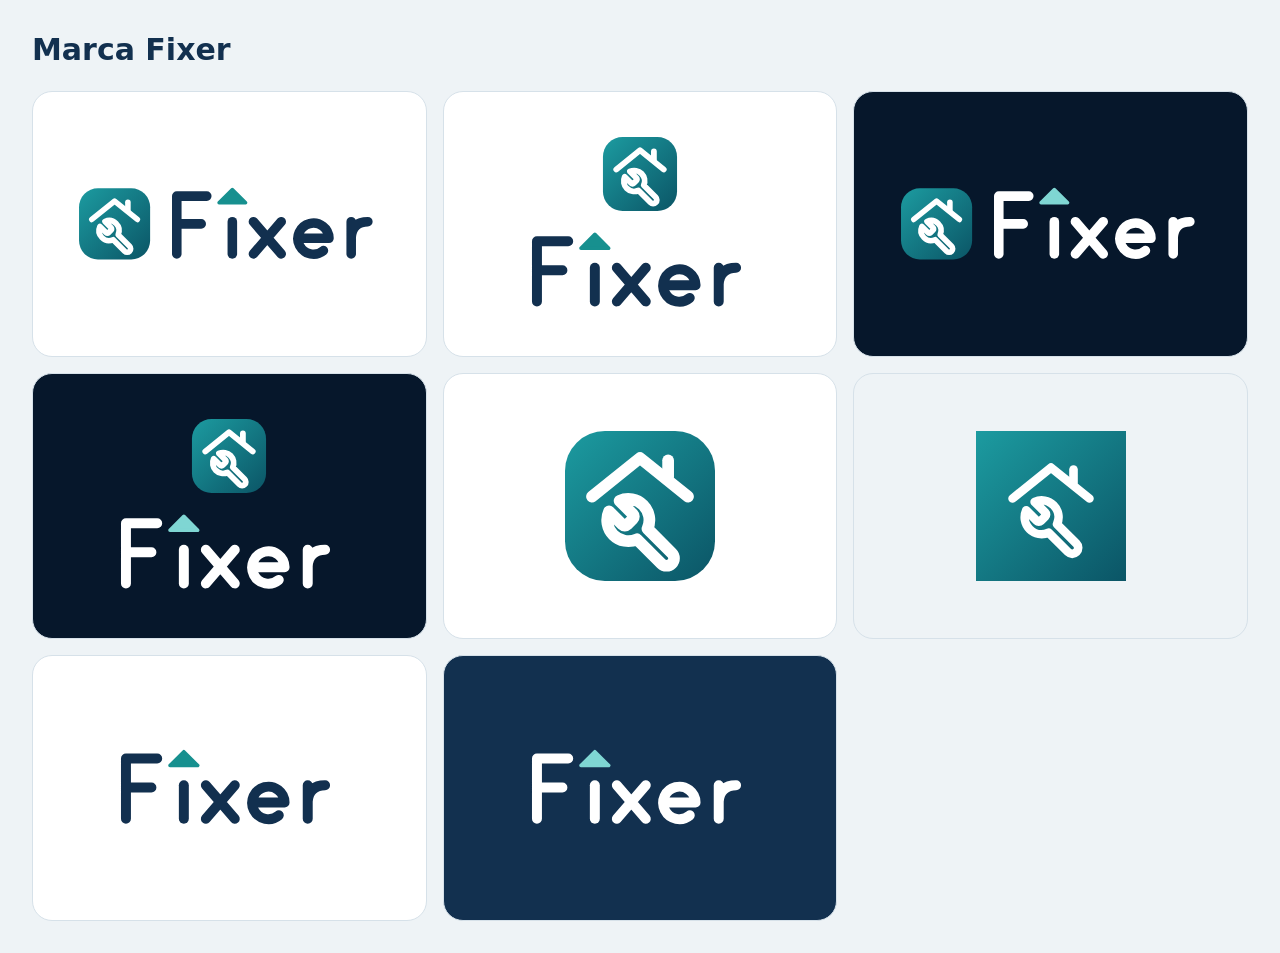
<file: marca/index.html>
<!doctype html><html lang="es"><meta charset="utf-8"><meta name="viewport" content="width=device-width,initial-scale=1"><title>Marca Fixer</title>
<style>body{margin:0;font:15px system-ui;background:#eef3f6;color:#12304f;padding:32px}h1{margin:0 0 24px}.g{display:grid;grid-template-columns:repeat(auto-fill,minmax(340px,1fr));gap:16px}.c{border-radius:20px;border:1px solid #d6e1e9;padding:32px;display:grid;place-items:center;min-height:200px}.c svg{width:100%;height:auto;display:block}</style>
<h1>Marca Fixer</h1><div class="g">
<div class="c" style="background:#fff"><div style="width:300px"><svg xmlns="http://www.w3.org/2000/svg" viewBox="0 0 270 70" role="img" aria-label="Fixer"><defs><linearGradient id="a1" x1="0" y1="0" x2="1" y2="1"><stop offset="0" stop-color="#1c9ba0"/><stop offset="1" stop-color="#0b5566"/></linearGradient></defs>
  <g transform="translate(0 3) scale(1.0)"><rect width="64" height="64" rx="17" fill="url(#a1)"/><g fill="none" stroke="#fff" stroke-width="5" stroke-linecap="round" stroke-linejoin="round">
    <path class="roof" d="M11.5 28 32 11.5 52.5 28"/>
    <path class="chim" d="M44 19.5V12.5"/>
    <path class="wr" transform="translate(51 26) scale(-1.5 1.5)" stroke-width="3.33" d="M14.7 6.3a1 1 0 0 0 0 1.4l1.6 1.6a1 1 0 0 0 1.4 0l3.77-3.77a6 6 0 0 1-7.94 7.94l-6.91 6.91a2.12 2.12 0 0 1-3-3l6.91-6.91a6 6 0 0 1 7.94-7.94z"/>
  </g></g>
  <g transform="translate(82 0)">
    <g fill="none" stroke="#12304f" stroke-width="8.6" stroke-linecap="round" stroke-linejoin="round">
      <path class="l1" d="M6 62V10H33M6 35H28"/>
      <path class="l2" d="M56 62V33"/>
      <path class="l3" d="M75 33 100 62M100 33 75 62"/>
      <path class="l4" d="M116 48H143A14 14 0 1 0 138 59"/>
      <path class="l5" d="M163 62V33M163 47Q164 33 178 33"/>
    </g>
    <path class="dot" d="M56 4 68 16H44Z" fill="#17908f" stroke="#17908f" stroke-width="3" stroke-linejoin="round"/></g>
</svg></div></div><div class="c" style="background:#fff"><div style="width:220px"><svg xmlns="http://www.w3.org/2000/svg" viewBox="0 0 190 150" role="img" aria-label="Fixer"><defs><linearGradient id="a2" x1="0" y1="0" x2="1" y2="1"><stop offset="0" stop-color="#1c9ba0"/><stop offset="1" stop-color="#0b5566"/></linearGradient></defs>
  <g transform="translate(63 0)"><rect width="64" height="64" rx="17" fill="url(#a2)"/><g fill="none" stroke="#fff" stroke-width="5" stroke-linecap="round" stroke-linejoin="round">
    <path class="roof" d="M11.5 28 32 11.5 52.5 28"/>
    <path class="chim" d="M44 19.5V12.5"/>
    <path class="wr" transform="translate(51 26) scale(-1.5 1.5)" stroke-width="3.33" d="M14.7 6.3a1 1 0 0 0 0 1.4l1.6 1.6a1 1 0 0 0 1.4 0l3.77-3.77a6 6 0 0 1-7.94 7.94l-6.91 6.91a2.12 2.12 0 0 1-3-3l6.91-6.91a6 6 0 0 1 7.94-7.94z"/>
  </g></g>
  <g transform="translate(0 80)">
    <g fill="none" stroke="#12304f" stroke-width="8.6" stroke-linecap="round" stroke-linejoin="round">
      <path class="l1" d="M6 62V10H33M6 35H28"/>
      <path class="l2" d="M56 62V33"/>
      <path class="l3" d="M75 33 100 62M100 33 75 62"/>
      <path class="l4" d="M116 48H143A14 14 0 1 0 138 59"/>
      <path class="l5" d="M163 62V33M163 47Q164 33 178 33"/>
    </g>
    <path class="dot" d="M56 4 68 16H44Z" fill="#17908f" stroke="#17908f" stroke-width="3" stroke-linejoin="round"/></g>
</svg></div></div>
<div class="c" style="background:#06172b"><div style="width:300px"><svg xmlns="http://www.w3.org/2000/svg" viewBox="0 0 270 70" role="img" aria-label="Fixer"><defs><linearGradient id="a3" x1="0" y1="0" x2="1" y2="1"><stop offset="0" stop-color="#1c9ba0"/><stop offset="1" stop-color="#0b5566"/></linearGradient></defs>
  <g transform="translate(0 3) scale(1.0)"><rect width="64" height="64" rx="17" fill="url(#a3)"/><g fill="none" stroke="#fff" stroke-width="5" stroke-linecap="round" stroke-linejoin="round">
    <path class="roof" d="M11.5 28 32 11.5 52.5 28"/>
    <path class="chim" d="M44 19.5V12.5"/>
    <path class="wr" transform="translate(51 26) scale(-1.5 1.5)" stroke-width="3.33" d="M14.7 6.3a1 1 0 0 0 0 1.4l1.6 1.6a1 1 0 0 0 1.4 0l3.77-3.77a6 6 0 0 1-7.94 7.94l-6.91 6.91a2.12 2.12 0 0 1-3-3l6.91-6.91a6 6 0 0 1 7.94-7.94z"/>
  </g></g>
  <g transform="translate(82 0)">
    <g fill="none" stroke="#ffffff" stroke-width="8.6" stroke-linecap="round" stroke-linejoin="round">
      <path class="l1" d="M6 62V10H33M6 35H28"/>
      <path class="l2" d="M56 62V33"/>
      <path class="l3" d="M75 33 100 62M100 33 75 62"/>
      <path class="l4" d="M116 48H143A14 14 0 1 0 138 59"/>
      <path class="l5" d="M163 62V33M163 47Q164 33 178 33"/>
    </g>
    <path class="dot" d="M56 4 68 16H44Z" fill="#7fd6d3" stroke="#7fd6d3" stroke-width="3" stroke-linejoin="round"/></g>
</svg></div></div><div class="c" style="background:#06172b"><div style="width:220px"><svg xmlns="http://www.w3.org/2000/svg" viewBox="0 0 190 150" role="img" aria-label="Fixer"><defs><linearGradient id="a4" x1="0" y1="0" x2="1" y2="1"><stop offset="0" stop-color="#1c9ba0"/><stop offset="1" stop-color="#0b5566"/></linearGradient></defs>
  <g transform="translate(63 0)"><rect width="64" height="64" rx="17" fill="url(#a4)"/><g fill="none" stroke="#fff" stroke-width="5" stroke-linecap="round" stroke-linejoin="round">
    <path class="roof" d="M11.5 28 32 11.5 52.5 28"/>
    <path class="chim" d="M44 19.5V12.5"/>
    <path class="wr" transform="translate(51 26) scale(-1.5 1.5)" stroke-width="3.33" d="M14.7 6.3a1 1 0 0 0 0 1.4l1.6 1.6a1 1 0 0 0 1.4 0l3.77-3.77a6 6 0 0 1-7.94 7.94l-6.91 6.91a2.12 2.12 0 0 1-3-3l6.91-6.91a6 6 0 0 1 7.94-7.94z"/>
  </g></g>
  <g transform="translate(0 80)">
    <g fill="none" stroke="#ffffff" stroke-width="8.6" stroke-linecap="round" stroke-linejoin="round">
      <path class="l1" d="M6 62V10H33M6 35H28"/>
      <path class="l2" d="M56 62V33"/>
      <path class="l3" d="M75 33 100 62M100 33 75 62"/>
      <path class="l4" d="M116 48H143A14 14 0 1 0 138 59"/>
      <path class="l5" d="M163 62V33M163 47Q164 33 178 33"/>
    </g>
    <path class="dot" d="M56 4 68 16H44Z" fill="#7fd6d3" stroke="#7fd6d3" stroke-width="3" stroke-linejoin="round"/></g>
</svg></div></div>
<div class="c" style="background:#fff"><div style="width:150px"><svg xmlns="http://www.w3.org/2000/svg" viewBox="0 0 64 64" role="img" aria-label="Fixer"><defs><linearGradient id="a5" x1="0" y1="0" x2="1" y2="1"><stop offset="0" stop-color="#1c9ba0"/><stop offset="1" stop-color="#0b5566"/></linearGradient></defs>
  <rect width="64" height="64" rx="17" fill="url(#a5)"/>
  <g fill="none" stroke="#fff" stroke-width="5" stroke-linecap="round" stroke-linejoin="round">
    <path class="roof" d="M11.5 28 32 11.5 52.5 28"/>
    <path class="chim" d="M44 19.5V12.5"/>
    <path class="wr" transform="translate(51 26) scale(-1.5 1.5)" stroke-width="3.33" d="M14.7 6.3a1 1 0 0 0 0 1.4l1.6 1.6a1 1 0 0 0 1.4 0l3.77-3.77a6 6 0 0 1-7.94 7.94l-6.91 6.91a2.12 2.12 0 0 1-3-3l6.91-6.91a6 6 0 0 1 7.94-7.94z"/>
  </g>
</svg></div></div><div class="c" style="background:#eef3f6"><div style="width:150px"><svg xmlns="http://www.w3.org/2000/svg" viewBox="0 0 64 64" role="img" aria-label="Fixer"><defs><linearGradient id="a6" x1="0" y1="0" x2="1" y2="1"><stop offset="0" stop-color="#1c9ba0"/><stop offset="1" stop-color="#0b5566"/></linearGradient></defs>
  <rect width="64" height="64" fill="url(#a6)"/>
  <g transform="translate(6.4 6.4) scale(.8)"><g fill="none" stroke="#fff" stroke-width="4.6" stroke-linecap="round" stroke-linejoin="round">
    <path class="roof" d="M11.5 28 32 11.5 52.5 28"/>
    <path class="chim" d="M44 19.5V12.5"/>
    <path class="wr" transform="translate(51 26) scale(-1.5 1.5)" stroke-width="3.07" d="M14.7 6.3a1 1 0 0 0 0 1.4l1.6 1.6a1 1 0 0 0 1.4 0l3.77-3.77a6 6 0 0 1-7.94 7.94l-6.91 6.91a2.12 2.12 0 0 1-3-3l6.91-6.91a6 6 0 0 1 7.94-7.94z"/>
  </g></g>
</svg></div></div><div class="c" style="background:#fff"><div style="width:220px"><svg xmlns="http://www.w3.org/2000/svg" viewBox="0 0 190 70" role="img" aria-label="Fixer">
    <g fill="none" stroke="#12304f" stroke-width="8.6" stroke-linecap="round" stroke-linejoin="round">
      <path class="l1" d="M6 62V10H33M6 35H28"/>
      <path class="l2" d="M56 62V33"/>
      <path class="l3" d="M75 33 100 62M100 33 75 62"/>
      <path class="l4" d="M116 48H143A14 14 0 1 0 138 59"/>
      <path class="l5" d="M163 62V33M163 47Q164 33 178 33"/>
    </g>
    <path class="dot" d="M56 4 68 16H44Z" fill="#17908f" stroke="#17908f" stroke-width="3" stroke-linejoin="round"/>
</svg></div></div><div class="c" style="background:#12304f"><div style="width:220px"><svg xmlns="http://www.w3.org/2000/svg" viewBox="0 0 190 70" role="img" aria-label="Fixer">
    <g fill="none" stroke="#ffffff" stroke-width="8.6" stroke-linecap="round" stroke-linejoin="round">
      <path class="l1" d="M6 62V10H33M6 35H28"/>
      <path class="l2" d="M56 62V33"/>
      <path class="l3" d="M75 33 100 62M100 33 75 62"/>
      <path class="l4" d="M116 48H143A14 14 0 1 0 138 59"/>
      <path class="l5" d="M163 62V33M163 47Q164 33 178 33"/>
    </g>
    <path class="dot" d="M56 4 68 16H44Z" fill="#7fd6d3" stroke="#7fd6d3" stroke-width="3" stroke-linejoin="round"/>
</svg></div></div>
</div></html>
</file>
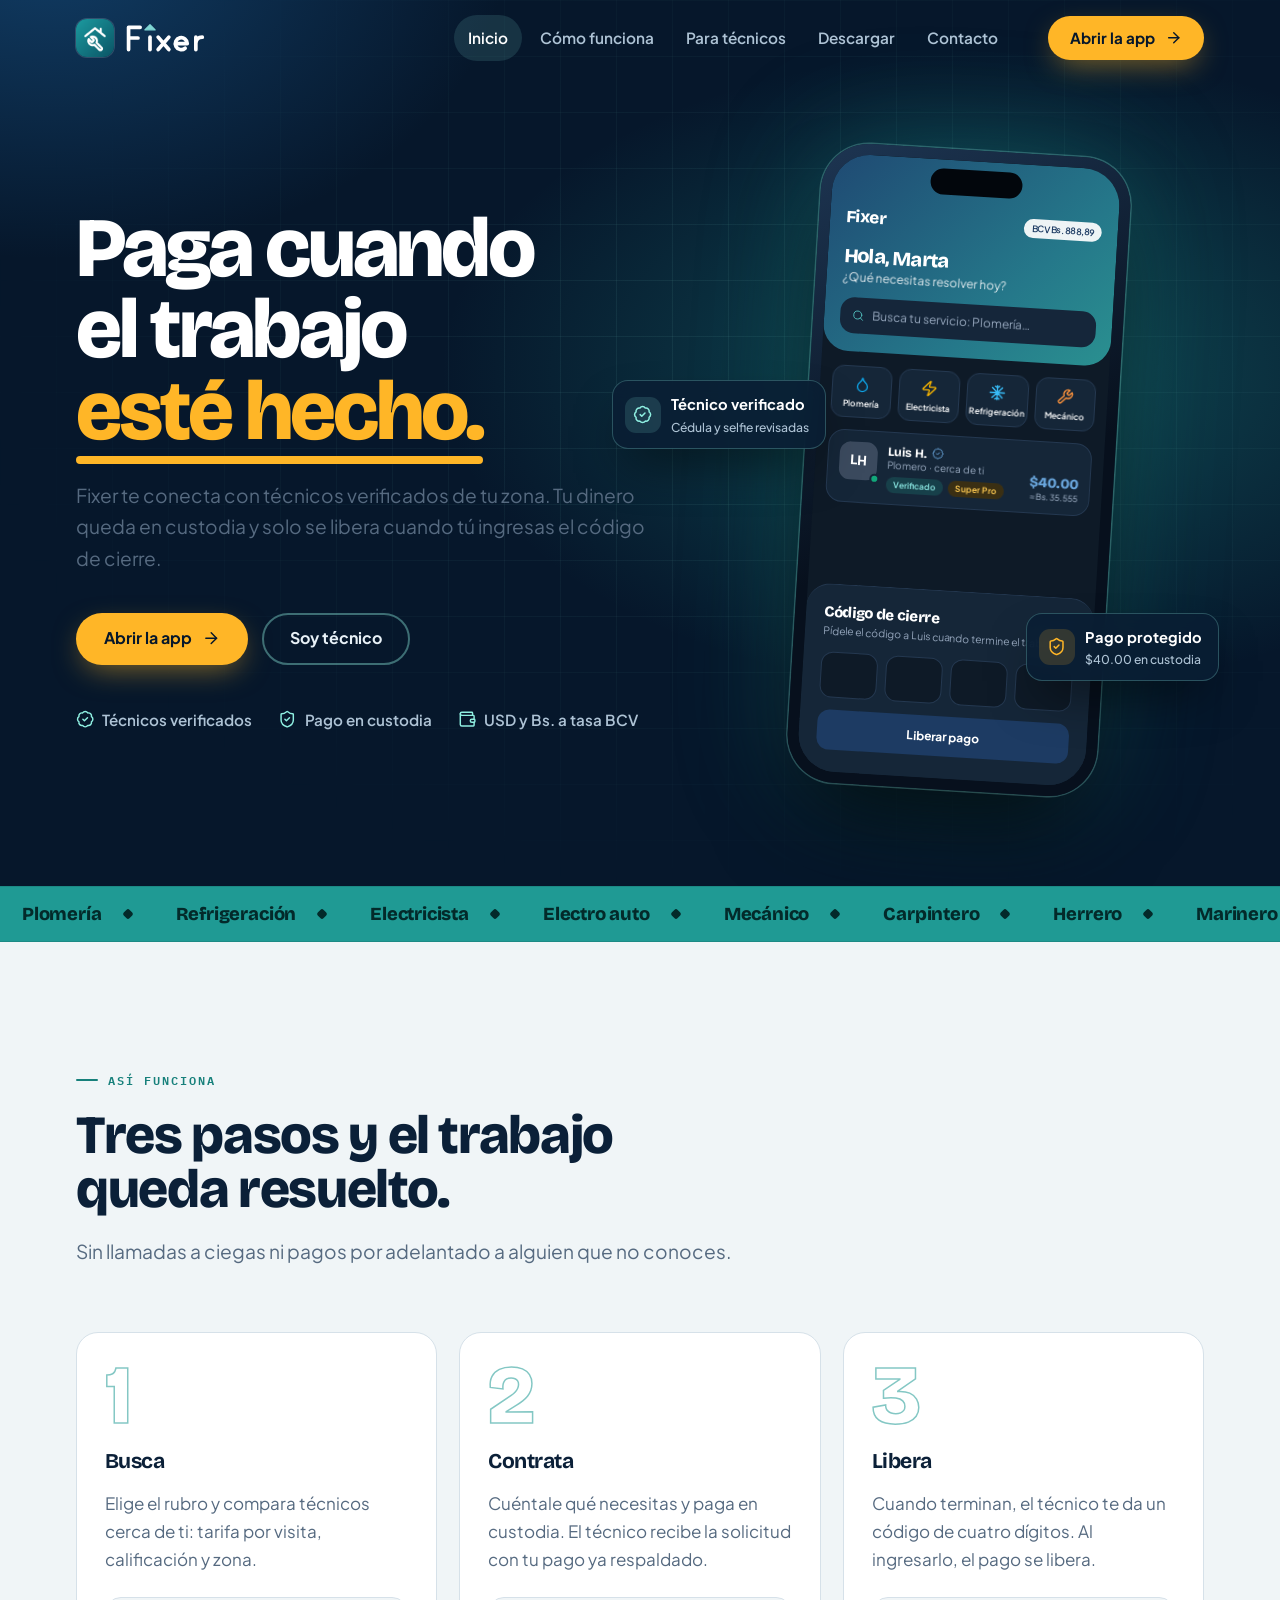
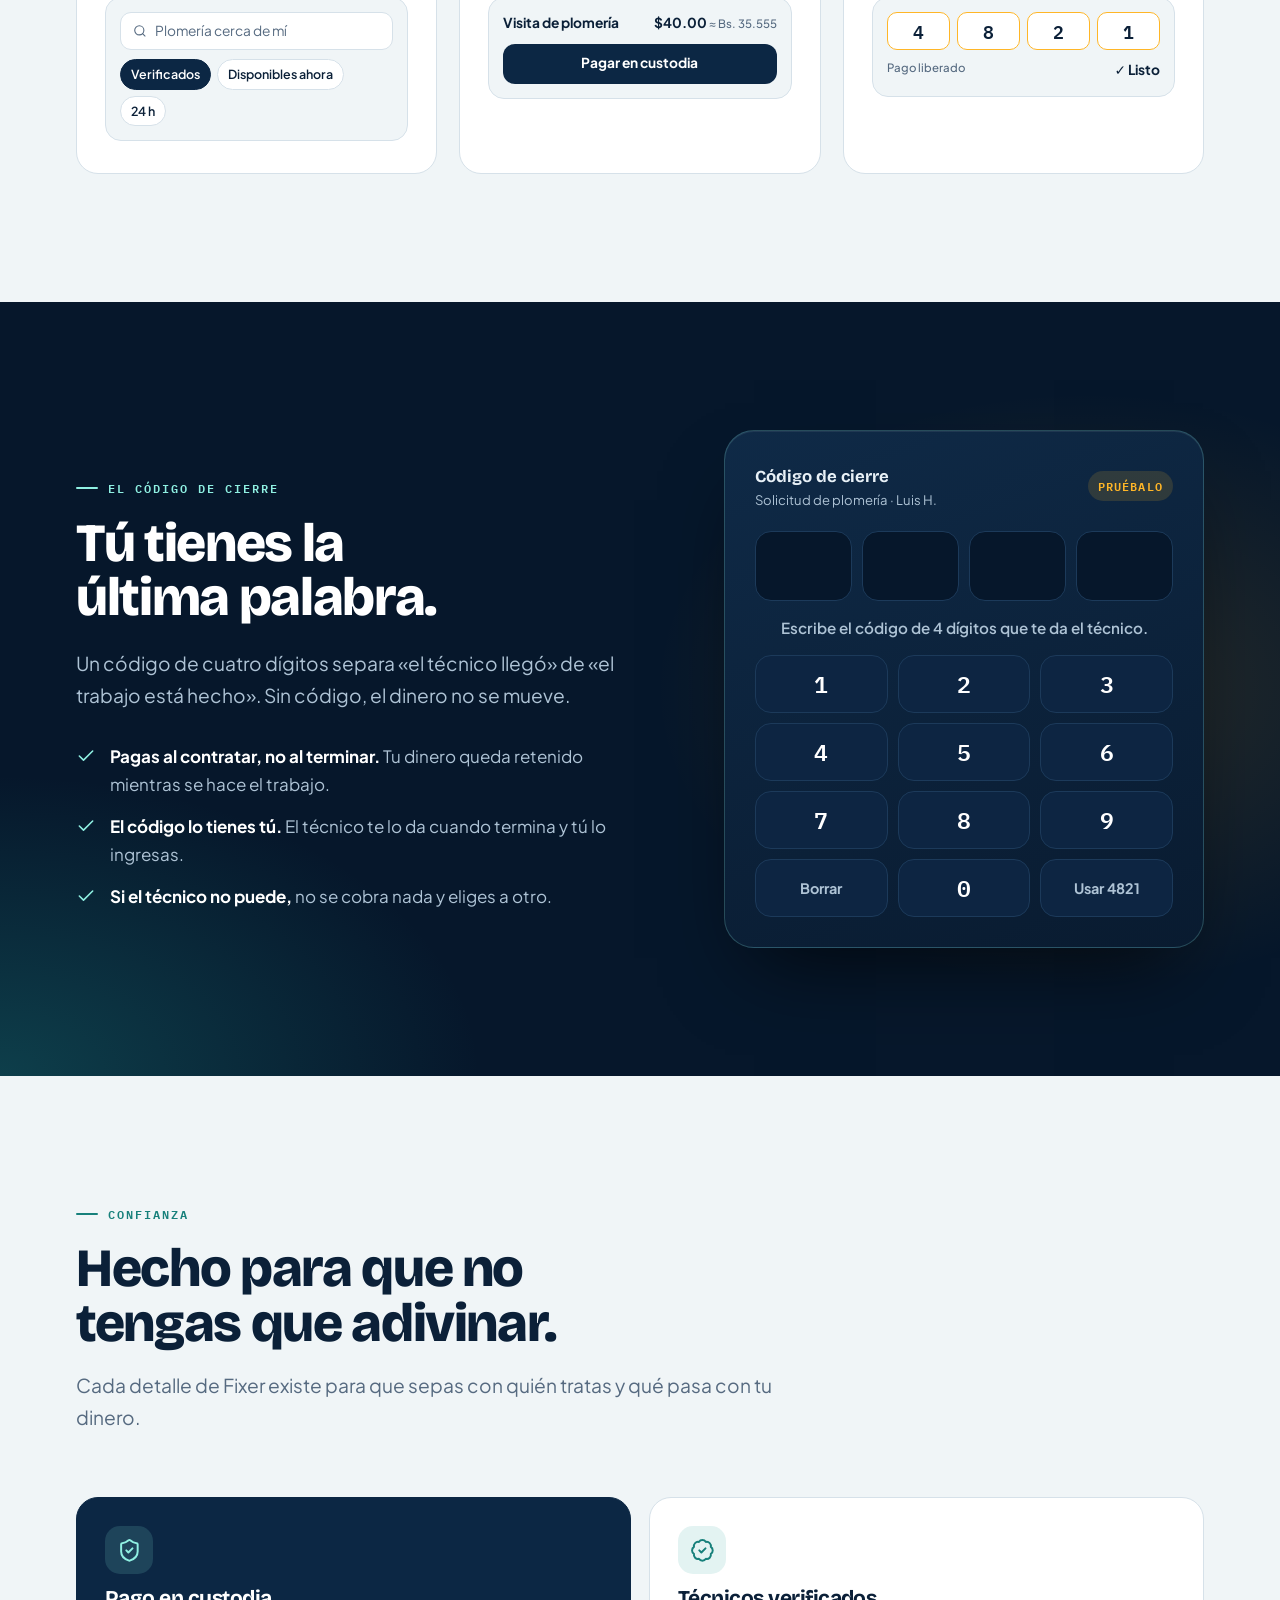
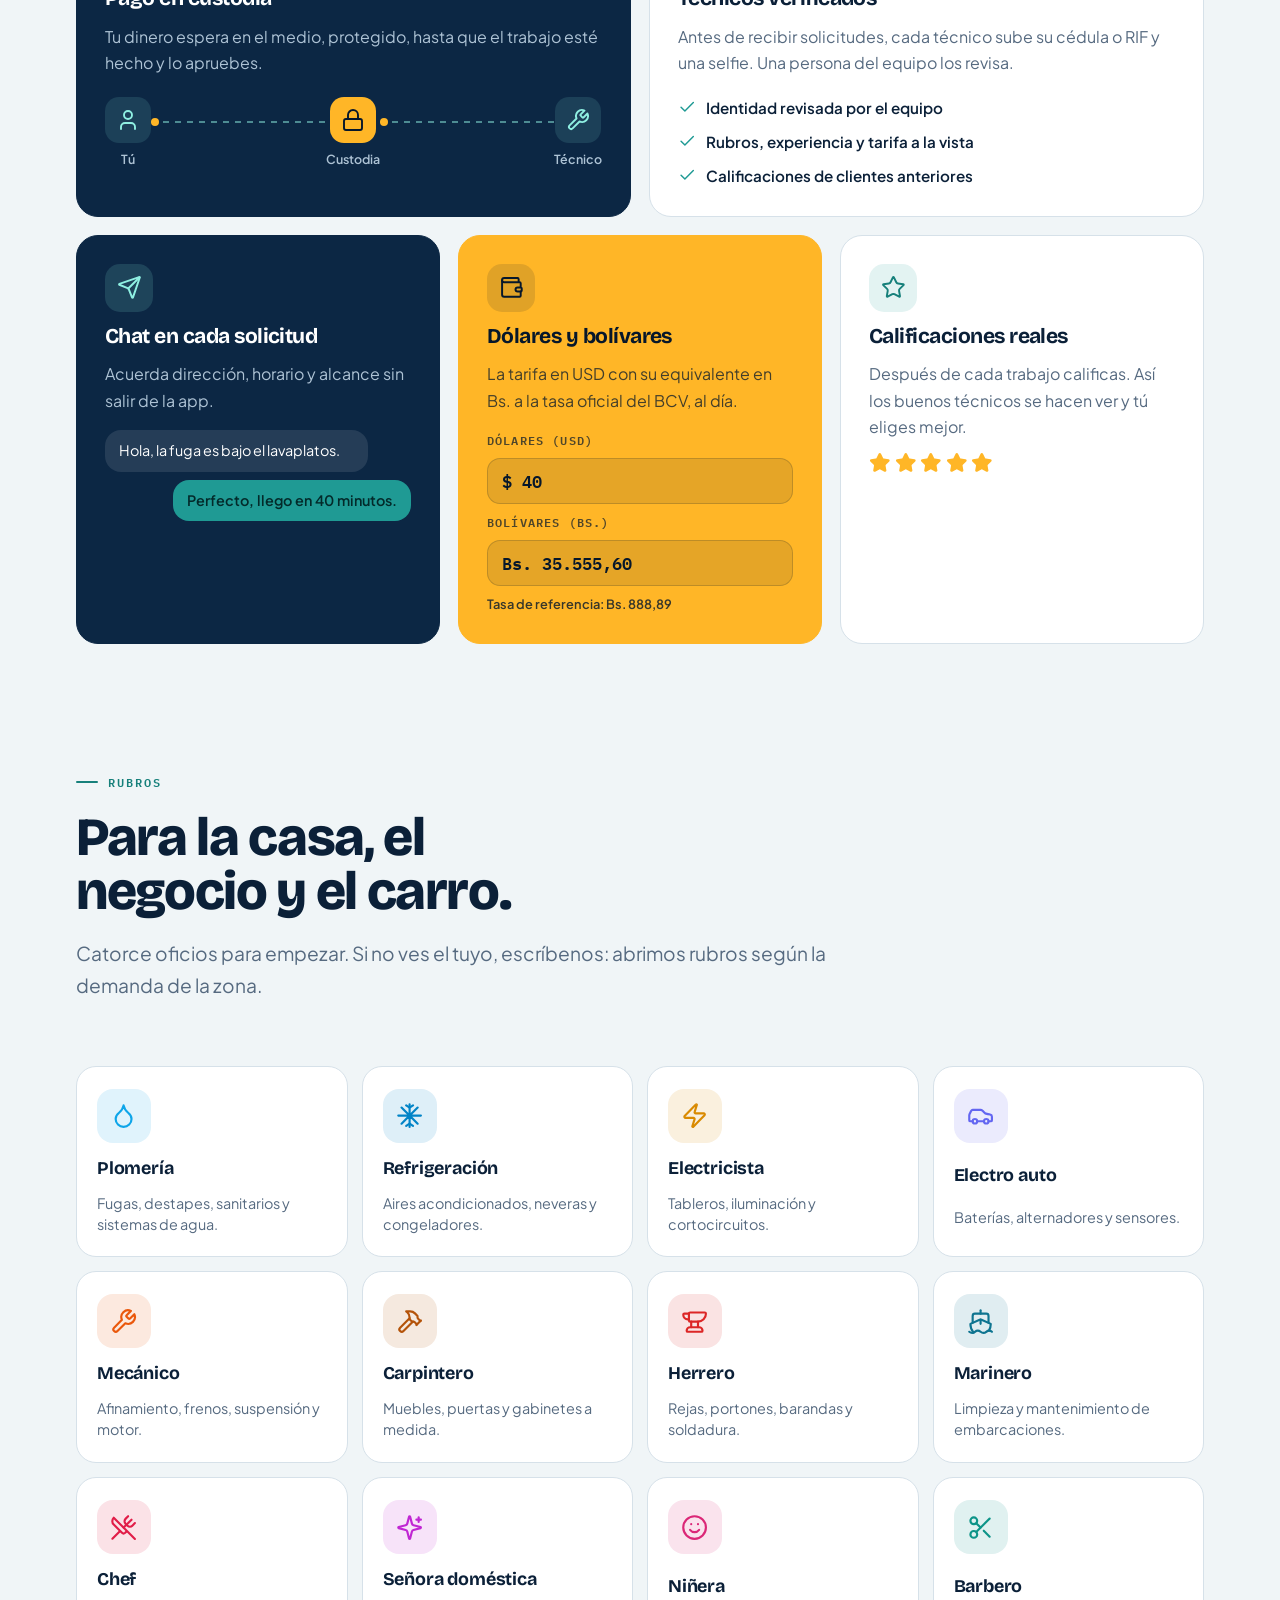
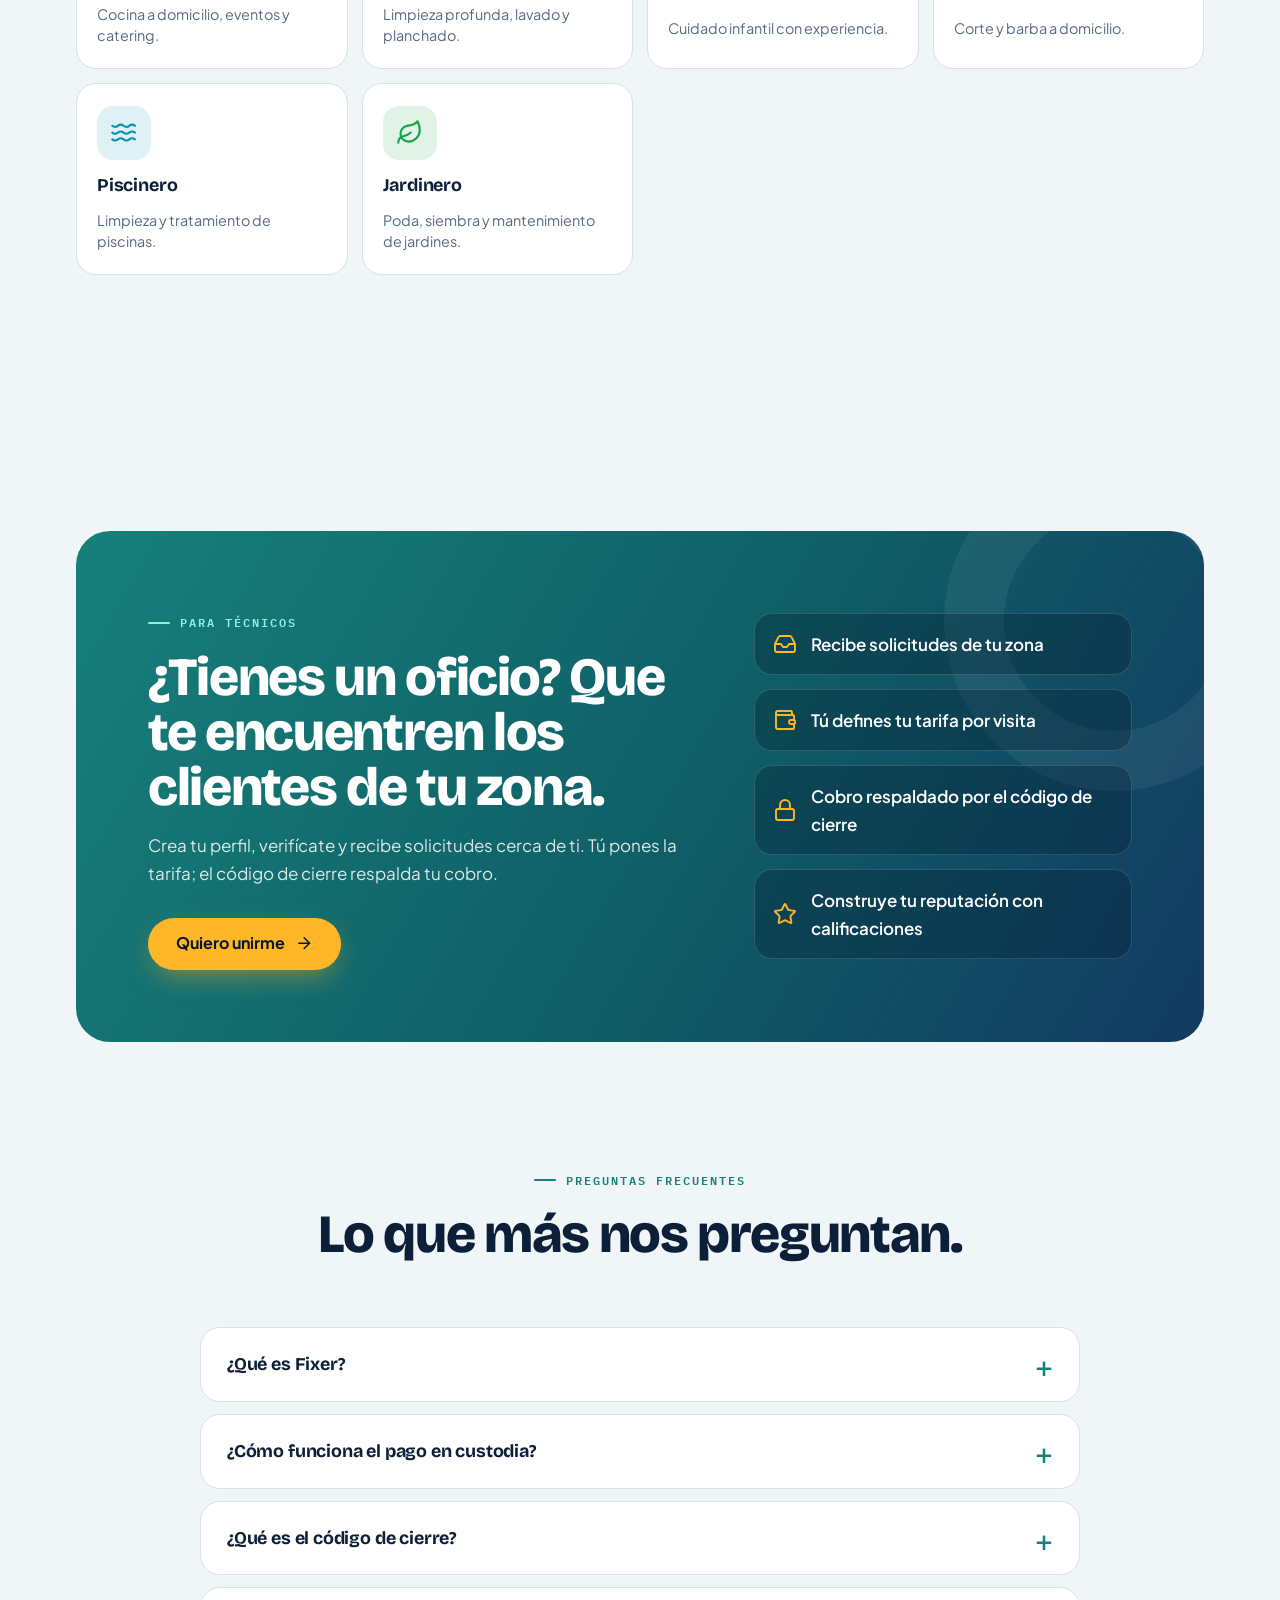
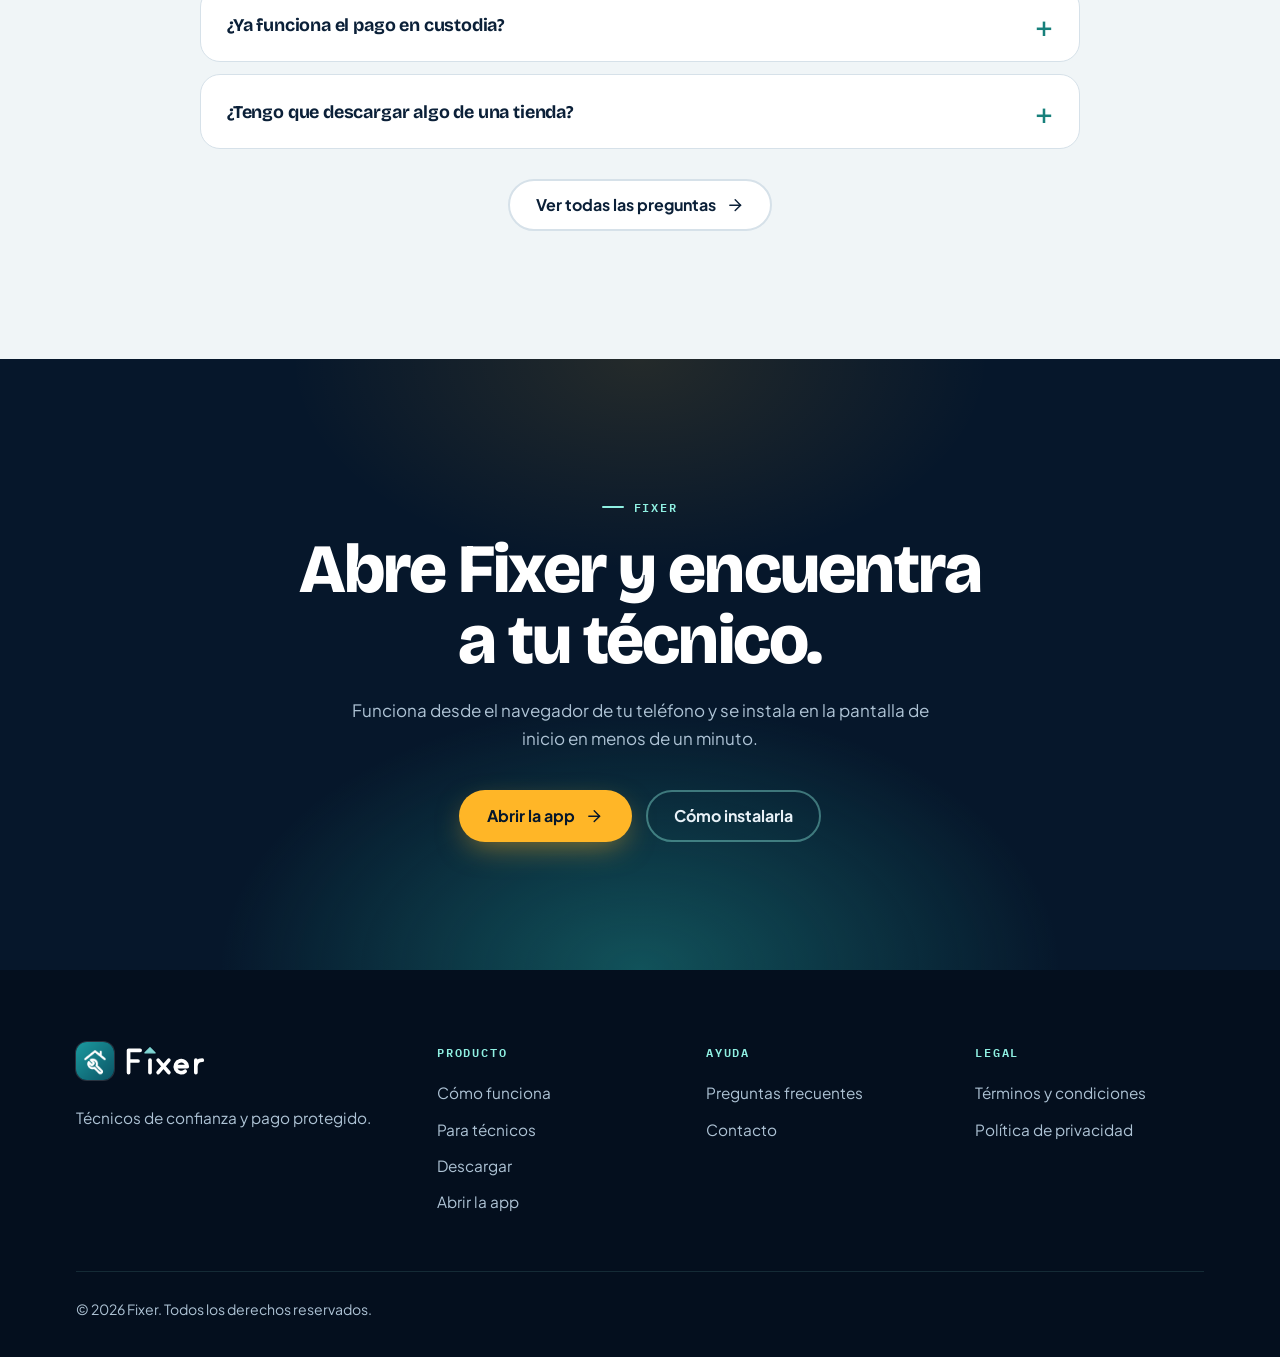
<file: sitio/index.html>
<!doctype html>
<html lang="es">
<head>
<meta charset="utf-8">
<meta name="viewport" content="width=device-width,initial-scale=1,viewport-fit=cover">
<title>Fixer · Técnicos de confianza con pago protegido</title>
<meta name="description" content="Encuentra técnicos verificados cerca de ti. Tu pago queda en custodia y solo se libera cuando ingresas el código de cierre.">
<meta name="theme-color" content="#06172b">
<meta property="og:type" content="website">
<meta property="og:site_name" content="Fixer">
<meta property="og:title" content="Fixer · Técnicos de confianza con pago protegido">
<meta property="og:description" content="Encuentra técnicos verificados cerca de ti. Tu pago queda en custodia y solo se libera cuando ingresas el código de cierre.">
<meta property="og:locale" content="es_VE">
<link rel="icon" type="image/png" href="../icon-192.png">
<link rel="apple-touch-icon" href="../icon-180.png">
<link rel="preconnect" href="https://fonts.googleapis.com">
<link rel="preconnect" href="https://fonts.gstatic.com" crossorigin>
<link rel="stylesheet" href="https://fonts.googleapis.com/css2?family=Bricolage+Grotesque:opsz,wght@12..96,500..800&family=IBM+Plex+Mono:wght@500;600&family=Plus+Jakarta+Sans:wght@400;500;600;700&display=swap">
<link rel="stylesheet" href="assets/site.css">
<script>document.documentElement.classList.add('js')</script>

</head>
<body>
<a class="skip" href="#main">Saltar al contenido</a>
<header class="site-header">
  <div class="wrap nav">
    <a class="brand" href="index.html" aria-label="Fixer, ir al inicio"><img class="brand-mark" src="../icon-192.png" alt="" width="38" height="38"><svg class="brand-wm" viewBox="0 0 190 70" role="img" aria-label="Fixer">
    <g fill="none" stroke="#ffffff" stroke-width="8.6" stroke-linecap="round" stroke-linejoin="round">
      <path class="l1" d="M6 62V10H33M6 35H28"/>
      <path class="l2" d="M56 62V33"/>
      <path class="l3" d="M75 33 100 62M100 33 75 62"/>
      <path class="l4" d="M116 48H143A14 14 0 1 0 138 59"/>
      <path class="l5" d="M163 62V33M163 47Q164 33 178 33"/>
    </g>
    <path class="dot" d="M56 4 68 16H44Z" fill="#7fd6d3" stroke="#7fd6d3" stroke-width="3" stroke-linejoin="round"/></svg></a>
    <nav class="nav-links" aria-label="Principal"><a href="index.html" aria-current="page">Inicio</a><a href="como-funciona.html">Cómo funciona</a><a href="tecnicos.html">Para técnicos</a><a href="descargar.html">Descargar</a><a href="contacto.html">Contacto</a></nav>
    <a class="btn btn-amber btn-sm nav-cta" href="../">Abrir la app <svg class="i go" viewBox="0 0 24 24" aria-hidden="true"><path d="M5 12h14"/><path d="m12 5 7 7-7 7"/></svg></a>
    <button class="menu-btn" aria-label="Abrir el menú" aria-expanded="false"><svg class="i " viewBox="0 0 24 24" aria-hidden="true"><path d="M4 7h16M4 12h16M4 17h16"/></svg></button>
  </div>
</header>
<div class="drawer" role="dialog" aria-label="Menú">
  <div class="drawer-top"><a class="brand" href="index.html"><img class="brand-mark" src="../icon-192.png" alt="" width="38" height="38"><svg class="brand-wm" viewBox="0 0 190 70" role="img" aria-label="Fixer">
    <g fill="none" stroke="#ffffff" stroke-width="8.6" stroke-linecap="round" stroke-linejoin="round">
      <path class="l1" d="M6 62V10H33M6 35H28"/>
      <path class="l2" d="M56 62V33"/>
      <path class="l3" d="M75 33 100 62M100 33 75 62"/>
      <path class="l4" d="M116 48H143A14 14 0 1 0 138 59"/>
      <path class="l5" d="M163 62V33M163 47Q164 33 178 33"/>
    </g>
    <path class="dot" d="M56 4 68 16H44Z" fill="#7fd6d3" stroke="#7fd6d3" stroke-width="3" stroke-linejoin="round"/></svg></a><button class="menu-btn drawer-close" style="display:grid;margin-left:0" aria-label="Cerrar el menú"><svg class="i " viewBox="0 0 24 24" aria-hidden="true"><path d="M18 6 6 18"/><path d="m6 6 12 12"/></svg></button></div>
  <a class="dl" href="index.html" aria-current="page">Inicio<svg class="i " viewBox="0 0 24 24" aria-hidden="true"><path d="M5 12h14"/><path d="m12 5 7 7-7 7"/></svg></a><a class="dl" href="como-funciona.html">Cómo funciona<svg class="i " viewBox="0 0 24 24" aria-hidden="true"><path d="M5 12h14"/><path d="m12 5 7 7-7 7"/></svg></a><a class="dl" href="tecnicos.html">Para técnicos<svg class="i " viewBox="0 0 24 24" aria-hidden="true"><path d="M5 12h14"/><path d="m12 5 7 7-7 7"/></svg></a><a class="dl" href="descargar.html">Descargar<svg class="i " viewBox="0 0 24 24" aria-hidden="true"><path d="M5 12h14"/><path d="m12 5 7 7-7 7"/></svg></a><a class="dl" href="contacto.html">Contacto<svg class="i " viewBox="0 0 24 24" aria-hidden="true"><path d="M5 12h14"/><path d="m12 5 7 7-7 7"/></svg></a>
  <a class="btn btn-amber" href="../">Abrir la app <svg class="i go" viewBox="0 0 24 24" aria-hidden="true"><path d="M5 12h14"/><path d="m12 5 7 7-7 7"/></svg></a>
</div>
<main id="main">

<section class="hero">
  <div class="wrap hero-grid">
    <div>
      <h1>Paga cuando el trabajo <em>esté hecho.</em></h1>
      <p class="lead">Fixer te conecta con técnicos verificados de tu zona. Tu dinero queda en custodia y solo se libera cuando tú ingresas el código de cierre.</p>
      <div class="hero-cta">
        <a class="btn btn-amber" href="../">Abrir la app <svg class="i go" viewBox="0 0 24 24" aria-hidden="true"><path d="M5 12h14"/><path d="m12 5 7 7-7 7"/></svg></a>
        <a class="btn btn-ghost" href="tecnicos.html">Soy técnico</a>
      </div>
      <div class="hero-proof">
        <span><svg class="i " viewBox="0 0 24 24" aria-hidden="true"><path d="M3.85 8.62a4 4 0 0 1 4.78-4.77 4 4 0 0 1 6.74 0 4 4 0 0 1 4.78 4.78 4 4 0 0 1 0 6.74 4 4 0 0 1-4.77 4.78 4 4 0 0 1-6.75 0 4 4 0 0 1-4.78-4.77 4 4 0 0 1 0-6.76Z"/><path d="m9 12 2 2 4-4"/></svg>Técnicos verificados</span>
        <span><svg class="i " viewBox="0 0 24 24" aria-hidden="true"><path d="M20 13c0 5-3.5 7.5-7.66 8.95a1 1 0 0 1-.67-.01C7.5 20.5 4 18 4 13V6a1 1 0 0 1 1-1c2 0 4.5-1.2 6.24-2.72a1.17 1.17 0 0 1 1.52 0C14.51 3.81 17 5 19 5a1 1 0 0 1 1 1z"/><path d="m9 12 2 2 4-4"/></svg>Pago en custodia</span>
        <span><svg class="i " viewBox="0 0 24 24" aria-hidden="true"><path d="M19 7V4a1 1 0 0 0-1-1H5a2 2 0 0 0 0 4h15a1 1 0 0 1 1 1v4h-3a2 2 0 0 0 0 4h3a1 1 0 0 0 1-1v-2a1 1 0 0 0-1-1"/><path d="M3 5v14a2 2 0 0 0 2 2h15a1 1 0 0 0 1-1v-4"/></svg>USD y Bs. a tasa BCV</span>
      </div>
    </div>
    
<div class="phone-stage">
  <div class="chip-float chip-a"><span class="ico"><svg class="i " viewBox="0 0 24 24" aria-hidden="true"><path d="M3.85 8.62a4 4 0 0 1 4.78-4.77 4 4 0 0 1 6.74 0 4 4 0 0 1 4.78 4.78 4 4 0 0 1 0 6.74 4 4 0 0 1-4.77 4.78 4 4 0 0 1-6.75 0 4 4 0 0 1-4.78-4.77 4 4 0 0 1 0-6.76Z"/><path d="m9 12 2 2 4-4"/></svg></span><div>Técnico verificado<small>Cédula y selfie revisadas</small></div></div>
  <div class="phone" aria-hidden="true">
    <div class="screen" data-demo>
      <div class="scr-head">
        <div class="scr-top"><span>Fixer</span><span class="scr-pill" data-bcv>BCV Bs. 888,89</span></div>
        <div class="scr-hi">Hola, Marta</div>
        <div class="scr-sub">¿Qué necesitas resolver hoy?</div>
        <div class="scr-search"><svg class="i " viewBox="0 0 24 24" aria-hidden="true"><circle cx="11" cy="11" r="8"/><path d="m21 21-4.3-4.3"/></svg> Busca tu servicio: Plomería…</div>
      </div>
      <div class="scr-rubros">
        <div><span style="color:#0ea5e9"><svg class="i " viewBox="0 0 24 24" aria-hidden="true"><path d="M12 22a7 7 0 0 0 7-7c0-2-1-3.9-3-5.5s-3.5-4-4-6.5c-.5 2.5-2 4.9-4 6.5C6 11.1 5 13 5 15a7 7 0 0 0 7 7z"/></svg></span>Plomería</div>
        <div><span style="color:#f5b301"><svg class="i " viewBox="0 0 24 24" aria-hidden="true"><path d="M4 14a1 1 0 0 1-.78-1.63l9.9-10.2a.5.5 0 0 1 .86.46l-1.92 6.02A1 1 0 0 0 13 10h7a1 1 0 0 1 .78 1.63l-9.9 10.2a.5.5 0 0 1-.86-.46l1.92-6.02A1 1 0 0 0 11 14z"/></svg></span>Electricista</div>
        <div><span style="color:#38bdf8"><svg class="i " viewBox="0 0 24 24" aria-hidden="true"><path d="M12 2v20M2 12h20M4.9 4.9l14.2 14.2M19.1 4.9 4.9 19.1"/><path d="m9 3 3 2 3-2M9 21l3-2 3 2"/></svg></span>Refrigeración</div>
        <div><span style="color:#fb923c"><svg class="i " viewBox="0 0 24 24" aria-hidden="true"><path d="M14.7 6.3a1 1 0 0 0 0 1.4l1.6 1.6a1 1 0 0 0 1.4 0l3.77-3.77a6 6 0 0 1-7.94 7.94l-6.91 6.91a2.12 2.12 0 0 1-3-3l6.91-6.91a6 6 0 0 1 7.94-7.94z"/></svg></span>Mecánico</div>
      </div>
      <div class="scr-card">
        <div class="scr-av">LH</div>
        <div><b>Luis H. <svg class="i " viewBox="0 0 24 24" aria-hidden="true"><path d="M3.85 8.62a4 4 0 0 1 4.78-4.77 4 4 0 0 1 6.74 0 4 4 0 0 1 4.78 4.78 4 4 0 0 1 0 6.74 4 4 0 0 1-4.77 4.78 4 4 0 0 1-6.75 0 4 4 0 0 1-4.78-4.77 4 4 0 0 1 0-6.76Z"/><path d="m9 12 2 2 4-4"/></svg></b><small>Plomero · cerca de ti</small><div class="tags"><span>Verificado</span><span class="pro">Super Pro</span></div></div>
        <div class="price">$40.00<small data-bs-of="40">≈ Bs. 35.556</small></div>
      </div>
      <div class="scr-nav"><span class="on"><svg class="i " viewBox="0 0 24 24" aria-hidden="true"><path d="m3 9 9-7 9 7v11a2 2 0 0 1-2 2H5a2 2 0 0 1-2-2z"/><path d="M9 22V12h6v10"/></svg></span><span><svg class="i " viewBox="0 0 24 24" aria-hidden="true"><path d="M14.7 6.3a1 1 0 0 0 0 1.4l1.6 1.6a1 1 0 0 0 1.4 0l3.77-3.77a6 6 0 0 1-7.94 7.94l-6.91 6.91a2.12 2.12 0 0 1-3-3l6.91-6.91a6 6 0 0 1 7.94-7.94z"/></svg></span><span><svg class="i " viewBox="0 0 24 24" aria-hidden="true"><polyline points="22 12 16 12 14 15 10 15 8 12 2 12"/><path d="M5.45 5.11 2 12v6a2 2 0 0 0 2 2h16a2 2 0 0 0 2-2v-6l-3.45-6.89A2 2 0 0 0 16.76 4H7.24a2 2 0 0 0-1.79 1.11z"/></svg></span><span><svg class="i " viewBox="0 0 24 24" aria-hidden="true"><path d="M3 14h3a2 2 0 0 1 2 2v3a2 2 0 0 1-2 2H5a2 2 0 0 1-2-2v-7a9 9 0 0 1 18 0v7a2 2 0 0 1-2 2h-1a2 2 0 0 1-2-2v-3a2 2 0 0 1 2-2h3"/></svg></span><span><svg class="i " viewBox="0 0 24 24" aria-hidden="true"><path d="M19 21v-2a4 4 0 0 0-4-4H9a4 4 0 0 0-4 4v2"/><circle cx="12" cy="7" r="4"/></svg></span></div>
      <div class="sheet-demo">
        <h4>Código de cierre</h4>
        <p>Pídele el código a Luis cuando termine el trabajo.</p>
        <div class="code-boxes"><i></i><i></i><i></i><i></i></div>
        <div class="release">Liberar pago</div>
      </div>
    </div>
  </div>
  <div class="chip-float chip-b amber"><span class="ico"><svg class="i " viewBox="0 0 24 24" aria-hidden="true"><path d="M20 13c0 5-3.5 7.5-7.66 8.95a1 1 0 0 1-.67-.01C7.5 20.5 4 18 4 13V6a1 1 0 0 1 1-1c2 0 4.5-1.2 6.24-2.72a1.17 1.17 0 0 1 1.52 0C14.51 3.81 17 5 19 5a1 1 0 0 1 1 1z"/><path d="m9 12 2 2 4-4"/></svg></span><div>Pago protegido<small>$40.00 en custodia</small></div></div>
</div>
  </div>
</section>

<div class="ticker" aria-label="Rubros disponibles"><div class="ticker-track">
  <span>Plomería</span><span>Refrigeración</span><span>Electricista</span><span>Electro auto</span><span>Mecánico</span><span>Carpintero</span><span>Herrero</span><span>Marinero</span><span>Chef</span><span>Señora doméstica</span><span>Niñera</span><span>Barbero</span><span>Piscinero</span><span>Jardinero</span><span>Plomería</span><span>Refrigeración</span><span>Electricista</span><span>Electro auto</span><span>Mecánico</span><span>Carpintero</span><span>Herrero</span><span>Marinero</span><span>Chef</span><span>Señora doméstica</span><span>Niñera</span><span>Barbero</span><span>Piscinero</span><span>Jardinero</span>
</div></div>

<section class="section" id="como">
  <div class="wrap">
    <div class="sec-head reveal"><span class="eyebrow">Así funciona</span><h2>Tres pasos y el trabajo queda resuelto.</h2><p class="lead">Sin llamadas a ciegas ni pagos por adelantado a alguien que no conoces.</p></div>
    <div class="steps">
      <article class="step reveal">
        <div class="step-n">1</div><h3>Busca</h3><p>Elige el rubro y compara técnicos cerca de ti: tarifa por visita, calificación y zona.</p>
        <div class="mini"><div class="row"><div class="bar"><svg class="i " viewBox="0 0 24 24" aria-hidden="true"><circle cx="11" cy="11" r="8"/><path d="m21 21-4.3-4.3"/></svg> Plomería cerca de mí</div></div><div class="chips"><span class="on">Verificados</span><span>Disponibles ahora</span><span>24 h</span></div></div>
      </article>
      <article class="step reveal" style="--d:.1s">
        <div class="step-n">2</div><h3>Contrata</h3><p>Cuéntale qué necesitas y paga en custodia. El técnico recibe la solicitud con tu pago ya respaldado.</p>
        <div class="mini"><div class="amt"><span>Visita de plomería</span><span>$40.00 <small data-bs-of="40">≈ Bs. 35.556</small></span></div><div class="pay">Pagar en custodia</div></div>
      </article>
      <article class="step reveal" style="--d:.2s">
        <div class="step-n">3</div><h3>Libera</h3><p>Cuando terminan, el técnico te da un código de cuatro dígitos. Al ingresarlo, el pago se libera.</p>
        <div class="mini"><div class="pins"><i>4</i><i>8</i><i>2</i><i>1</i></div><div class="amt"><small>Pago liberado</small><span>✓ Listo</span></div></div>
      </article>
    </div>
  </div>
</section>

<section class="section code-section dark" id="codigo">
  <div class="wrap code-grid">
    <div class="reveal">
      <span class="eyebrow">El código de cierre</span>
      <h2 style="margin-top:18px">Tú tienes la última palabra.</h2>
      <p class="lead" style="margin-top:22px">Un código de cuatro dígitos separa «el técnico llegó» de «el trabajo está hecho». Sin código, el dinero no se mueve.</p>
      <ul class="checks">
        <li><svg class="i " viewBox="0 0 24 24" aria-hidden="true"><path d="M20 6 9 17l-5-5"/></svg><span><b>Pagas al contratar, no al terminar.</b> Tu dinero queda retenido mientras se hace el trabajo.</span></li>
        <li><svg class="i " viewBox="0 0 24 24" aria-hidden="true"><path d="M20 6 9 17l-5-5"/></svg><span><b>El código lo tienes tú.</b> El técnico te lo da cuando termina y tú lo ingresas.</span></li>
        <li><svg class="i " viewBox="0 0 24 24" aria-hidden="true"><path d="M20 6 9 17l-5-5"/></svg><span><b>Si el técnico no puede,</b> no se cobra nada y eliges a otro.</span></li>
      </ul>
    </div>
    <div class="pad reveal" id="pad" style="--d:.12s" aria-label="Demostración del código de cierre">
      <div class="pad-head"><div><b>Código de cierre</b><small>Solicitud de plomería · Luis H.</small></div><span class="pad-tag">Pruébalo</span></div>
      <div class="pad-display"><i></i><i></i><i></i><i></i></div>
      <div class="pad-status" aria-live="polite"></div>
      <div class="keys">
        <button type="button" data-k="1" aria-label="1">1</button><button type="button" data-k="2" aria-label="2">2</button><button type="button" data-k="3" aria-label="3">3</button><button type="button" data-k="4" aria-label="4">4</button><button type="button" data-k="5" aria-label="5">5</button><button type="button" data-k="6" aria-label="6">6</button><button type="button" data-k="7" aria-label="7">7</button><button type="button" data-k="8" aria-label="8">8</button><button type="button" data-k="9" aria-label="9">9</button>
        <button type="button" class="fn" data-k="del" aria-label="Borrar">Borrar</button>
        <button type="button" data-k="0" aria-label="0">0</button>
        <button type="button" class="fn" data-k="auto" aria-label="Autocompletar">Usar 4821</button>
      </div>
      <div class="pad-ok"><div class="big"><svg class="i " viewBox="0 0 24 24" aria-hidden="true"><path d="M20 6 9 17l-5-5"/></svg></div><b>¡Pago liberado!</b><p>$40.00 enviados a Luis H. El trabajo quedó cerrado.</p><button type="button" class="btn btn-ghost btn-sm" data-again>Volver a probar</button></div>
    </div>
  </div>
</section>

<section class="section" id="confianza">
  <div class="wrap">
    <div class="sec-head reveal"><span class="eyebrow">Confianza</span><h2>Hecho para que no tengas que adivinar.</h2><p class="lead">Cada detalle de Fixer existe para que sepas con quién tratas y qué pasa con tu dinero.</p></div>
    <div class="bento">
      <div class="cell c-wide c-dark reveal">
        <span class="ico"><svg class="i " viewBox="0 0 24 24" aria-hidden="true"><path d="M20 13c0 5-3.5 7.5-7.66 8.95a1 1 0 0 1-.67-.01C7.5 20.5 4 18 4 13V6a1 1 0 0 1 1-1c2 0 4.5-1.2 6.24-2.72a1.17 1.17 0 0 1 1.52 0C14.51 3.81 17 5 19 5a1 1 0 0 1 1 1z"/><path d="m9 12 2 2 4-4"/></svg></span><h3>Pago en custodia</h3>
        <p>Tu dinero espera en el medio, protegido, hasta que el trabajo esté hecho y lo apruebes.</p>
        <div class="flow" aria-hidden="true">
          <div class="node"><svg class="i " viewBox="0 0 24 24" aria-hidden="true"><path d="M19 21v-2a4 4 0 0 0-4-4H9a4 4 0 0 0-4 4v2"/><circle cx="12" cy="7" r="4"/></svg>Tú</div><div class="line"></div>
          <div class="node mid"><svg class="i " viewBox="0 0 24 24" aria-hidden="true"><rect width="18" height="11" x="3" y="11" rx="2"/><path d="M7 11V7a5 5 0 0 1 10 0v4"/></svg>Custodia</div><div class="line b"></div>
          <div class="node"><svg class="i " viewBox="0 0 24 24" aria-hidden="true"><path d="M14.7 6.3a1 1 0 0 0 0 1.4l1.6 1.6a1 1 0 0 0 1.4 0l3.77-3.77a6 6 0 0 1-7.94 7.94l-6.91 6.91a2.12 2.12 0 0 1-3-3l6.91-6.91a6 6 0 0 1 7.94-7.94z"/></svg>Técnico</div>
        </div>
      </div>
      <div class="cell c-wide reveal" style="--d:.08s">
        <span class="ico"><svg class="i " viewBox="0 0 24 24" aria-hidden="true"><path d="M3.85 8.62a4 4 0 0 1 4.78-4.77 4 4 0 0 1 6.74 0 4 4 0 0 1 4.78 4.78 4 4 0 0 1 0 6.74 4 4 0 0 1-4.77 4.78 4 4 0 0 1-6.75 0 4 4 0 0 1-4.78-4.77 4 4 0 0 1 0-6.76Z"/><path d="m9 12 2 2 4-4"/></svg></span><h3>Técnicos verificados</h3>
        <p>Antes de recibir solicitudes, cada técnico sube su cédula o RIF y una selfie. Una persona del equipo los revisa.</p>
        <ul class="checklist"><li><svg class="i " viewBox="0 0 24 24" aria-hidden="true"><path d="M20 6 9 17l-5-5"/></svg>Identidad revisada por el equipo</li><li><svg class="i " viewBox="0 0 24 24" aria-hidden="true"><path d="M20 6 9 17l-5-5"/></svg>Rubros, experiencia y tarifa a la vista</li><li><svg class="i " viewBox="0 0 24 24" aria-hidden="true"><path d="M20 6 9 17l-5-5"/></svg>Calificaciones de clientes anteriores</li></ul>
      </div>
      <div class="cell c-third c-dark reveal">
        <span class="ico"><svg class="i " viewBox="0 0 24 24" aria-hidden="true"><path d="M14.536 21.686a.5.5 0 0 0 .937-.024l6.5-19a.496.496 0 0 0-.635-.635l-19 6.5a.5.5 0 0 0-.024.937l7.93 3.18a2 2 0 0 1 1.112 1.11z"/><path d="m21.854 2.147-10.94 10.939"/></svg></span><h3>Chat en cada solicitud</h3>
        <p>Acuerda dirección, horario y alcance sin salir de la app.</p>
        <div class="bubbles"><span>Hola, la fuga es bajo el lavaplatos.</span><span class="me">Perfecto, llego en 40 minutos.</span></div>
      </div>
      <div class="cell c-third c-amber reveal" style="--d:.08s">
        <span class="ico"><svg class="i " viewBox="0 0 24 24" aria-hidden="true"><path d="M19 7V4a1 1 0 0 0-1-1H5a2 2 0 0 0 0 4h15a1 1 0 0 1 1 1v4h-3a2 2 0 0 0 0 4h3a1 1 0 0 0 1-1v-2a1 1 0 0 0-1-1"/><path d="M3 5v14a2 2 0 0 0 2 2h15a1 1 0 0 0 1-1v-4"/></svg></span><h3>Dólares y bolívares</h3>
        <p>La tarifa en USD con su equivalente en Bs. a la tasa oficial del BCV, al día.</p>
        <div class="conv">
          <label for="cv-usd">Dólares (USD)</label><div class="field"><span>$</span><input id="cv-usd" inputmode="decimal" value="40" aria-label="Monto en dólares"></div>
          <label>Bolívares (Bs.)</label><div class="field" id="cv-bs">Bs. 0,00</div>
          <span class="rate" id="cv-rate"></span>
        </div>
      </div>
      <div class="cell c-third reveal" style="--d:.16s">
        <span class="ico"><svg class="i " viewBox="0 0 24 24" aria-hidden="true"><path d="M11.525 2.295a.53.53 0 0 1 .95 0l2.31 4.679a2.123 2.123 0 0 0 1.595 1.16l5.166.756a.53.53 0 0 1 .294.904l-3.736 3.638a2.123 2.123 0 0 0-.611 1.878l.882 5.14a.53.53 0 0 1-.771.56l-4.618-2.428a2.122 2.122 0 0 0-1.973 0L6.396 21.01a.53.53 0 0 1-.77-.56l.881-5.139a2.122 2.122 0 0 0-.611-1.879L2.16 9.795a.53.53 0 0 1 .294-.906l5.165-.755a2.122 2.122 0 0 0 1.597-1.16z"/></svg></span><h3>Calificaciones reales</h3>
        <p>Después de cada trabajo calificas. Así los buenos técnicos se hacen ver y tú eliges mejor.</p>
        <div class="stars" aria-label="Cinco estrellas"><svg class="i " viewBox="0 0 24 24" aria-hidden="true"><path d="M11.525 2.295a.53.53 0 0 1 .95 0l2.31 4.679a2.123 2.123 0 0 0 1.595 1.16l5.166.756a.53.53 0 0 1 .294.904l-3.736 3.638a2.123 2.123 0 0 0-.611 1.878l.882 5.14a.53.53 0 0 1-.771.56l-4.618-2.428a2.122 2.122 0 0 0-1.973 0L6.396 21.01a.53.53 0 0 1-.77-.56l.881-5.139a2.122 2.122 0 0 0-.611-1.879L2.16 9.795a.53.53 0 0 1 .294-.906l5.165-.755a2.122 2.122 0 0 0 1.597-1.16z"/></svg><svg class="i " viewBox="0 0 24 24" aria-hidden="true"><path d="M11.525 2.295a.53.53 0 0 1 .95 0l2.31 4.679a2.123 2.123 0 0 0 1.595 1.16l5.166.756a.53.53 0 0 1 .294.904l-3.736 3.638a2.123 2.123 0 0 0-.611 1.878l.882 5.14a.53.53 0 0 1-.771.56l-4.618-2.428a2.122 2.122 0 0 0-1.973 0L6.396 21.01a.53.53 0 0 1-.77-.56l.881-5.139a2.122 2.122 0 0 0-.611-1.879L2.16 9.795a.53.53 0 0 1 .294-.906l5.165-.755a2.122 2.122 0 0 0 1.597-1.16z"/></svg><svg class="i " viewBox="0 0 24 24" aria-hidden="true"><path d="M11.525 2.295a.53.53 0 0 1 .95 0l2.31 4.679a2.123 2.123 0 0 0 1.595 1.16l5.166.756a.53.53 0 0 1 .294.904l-3.736 3.638a2.123 2.123 0 0 0-.611 1.878l.882 5.14a.53.53 0 0 1-.771.56l-4.618-2.428a2.122 2.122 0 0 0-1.973 0L6.396 21.01a.53.53 0 0 1-.77-.56l.881-5.139a2.122 2.122 0 0 0-.611-1.879L2.16 9.795a.53.53 0 0 1 .294-.906l5.165-.755a2.122 2.122 0 0 0 1.597-1.16z"/></svg><svg class="i " viewBox="0 0 24 24" aria-hidden="true"><path d="M11.525 2.295a.53.53 0 0 1 .95 0l2.31 4.679a2.123 2.123 0 0 0 1.595 1.16l5.166.756a.53.53 0 0 1 .294.904l-3.736 3.638a2.123 2.123 0 0 0-.611 1.878l.882 5.14a.53.53 0 0 1-.771.56l-4.618-2.428a2.122 2.122 0 0 0-1.973 0L6.396 21.01a.53.53 0 0 1-.77-.56l.881-5.139a2.122 2.122 0 0 0-.611-1.879L2.16 9.795a.53.53 0 0 1 .294-.906l5.165-.755a2.122 2.122 0 0 0 1.597-1.16z"/></svg><svg class="i " viewBox="0 0 24 24" aria-hidden="true"><path d="M11.525 2.295a.53.53 0 0 1 .95 0l2.31 4.679a2.123 2.123 0 0 0 1.595 1.16l5.166.756a.53.53 0 0 1 .294.904l-3.736 3.638a2.123 2.123 0 0 0-.611 1.878l.882 5.14a.53.53 0 0 1-.771.56l-4.618-2.428a2.122 2.122 0 0 0-1.973 0L6.396 21.01a.53.53 0 0 1-.77-.56l.881-5.139a2.122 2.122 0 0 0-.611-1.879L2.16 9.795a.53.53 0 0 1 .294-.906l5.165-.755a2.122 2.122 0 0 0 1.597-1.16z"/></svg></div>
      </div>
    </div>
  </div>
</section>

<section class="section" id="rubros" style="padding-top:0">
  <div class="wrap">
    <div class="sec-head reveal"><span class="eyebrow">Rubros</span><h2>Para la casa, el negocio y el carro.</h2><p class="lead">Catorce oficios para empezar. Si no ves el tuyo, escríbenos: abrimos rubros según la demanda de la zona.</p></div>
    <div class="rubros">
      <div class="rubro reveal" style="--c:#0ea5e9;--d:0s"><span class="ico"><svg class="i " viewBox="0 0 24 24" aria-hidden="true"><path d="M12 22a7 7 0 0 0 7-7c0-2-1-3.9-3-5.5s-3.5-4-4-6.5c-.5 2.5-2 4.9-4 6.5C6 11.1 5 13 5 15a7 7 0 0 0 7 7z"/></svg></span><b>Plomería</b><span>Fugas, destapes, sanitarios y sistemas de agua.</span></div><div class="rubro reveal" style="--c:#0284c7;--d:0.05s"><span class="ico"><svg class="i " viewBox="0 0 24 24" aria-hidden="true"><path d="M12 2v20M2 12h20M4.9 4.9l14.2 14.2M19.1 4.9 4.9 19.1"/><path d="m9 3 3 2 3-2M9 21l3-2 3 2"/></svg></span><b>Refrigeración</b><span>Aires acondicionados, neveras y congeladores.</span></div><div class="rubro reveal" style="--c:#d98a00;--d:0.1s"><span class="ico"><svg class="i " viewBox="0 0 24 24" aria-hidden="true"><path d="M4 14a1 1 0 0 1-.78-1.63l9.9-10.2a.5.5 0 0 1 .86.46l-1.92 6.02A1 1 0 0 0 13 10h7a1 1 0 0 1 .78 1.63l-9.9 10.2a.5.5 0 0 1-.86-.46l1.92-6.02A1 1 0 0 0 11 14z"/></svg></span><b>Electricista</b><span>Tableros, iluminación y cortocircuitos.</span></div><div class="rubro reveal" style="--c:#6366f1;--d:0.15000000000000002s"><span class="ico"><svg class="i " viewBox="0 0 24 24" aria-hidden="true"><path d="M19 17h2c.6 0 1-.4 1-1v-3c0-.9-.7-1.7-1.5-1.9C18.7 10.6 16 10 16 10s-1.3-1.4-2.2-2.3c-.5-.4-1.1-.7-1.8-.7H5c-.6 0-1.1.4-1.4.9l-1.4 2.9A3.7 3.7 0 0 0 2 12v4c0 .6.4 1 1 1h2"/><circle cx="7" cy="17" r="2"/><path d="M9 17h6"/><circle cx="17" cy="17" r="2"/></svg></span><b>Electro auto</b><span>Baterías, alternadores y sensores.</span></div><div class="rubro reveal" style="--c:#ea580c;--d:0s"><span class="ico"><svg class="i " viewBox="0 0 24 24" aria-hidden="true"><path d="M14.7 6.3a1 1 0 0 0 0 1.4l1.6 1.6a1 1 0 0 0 1.4 0l3.77-3.77a6 6 0 0 1-7.94 7.94l-6.91 6.91a2.12 2.12 0 0 1-3-3l6.91-6.91a6 6 0 0 1 7.94-7.94z"/></svg></span><b>Mecánico</b><span>Afinamiento, frenos, suspensión y motor.</span></div><div class="rubro reveal" style="--c:#b45309;--d:0.05s"><span class="ico"><svg class="i " viewBox="0 0 24 24" aria-hidden="true"><path d="m15 12-8.373 8.373a1 1 0 1 1-3-3L12 9"/><path d="m18 15 4-4"/><path d="m21.5 11.5-1.914-1.914A2 2 0 0 1 19 8.172V7l-2.26-2.26a6 6 0 0 0-4.202-1.756L9 2.96l.92.82A6.18 6.18 0 0 1 12 8.4V10l2 2h1.172a2 2 0 0 1 1.414.586L18.5 14.5"/></svg></span><b>Carpintero</b><span>Muebles, puertas y gabinetes a medida.</span></div><div class="rubro reveal" style="--c:#dc2626;--d:0.1s"><span class="ico"><svg class="i " viewBox="0 0 24 24" aria-hidden="true"><path d="M7 10H6a4 4 0 0 1-4-4 1 1 0 0 1 1-1h4"/><path d="M7 5a1 1 0 0 1 1-1h13a1 1 0 0 1 1 1 7 7 0 0 1-7 7H8a1 1 0 0 1-1-1z"/><path d="M9 12v5"/><path d="M15 12v5"/><path d="M5 20a3 3 0 0 1 3-3h8a3 3 0 0 1 3 3 1 1 0 0 1-1 1H6a1 1 0 0 1-1-1"/></svg></span><b>Herrero</b><span>Rejas, portones, barandas y soldadura.</span></div><div class="rubro reveal" style="--c:#0e7490;--d:0.15000000000000002s"><span class="ico"><svg class="i " viewBox="0 0 24 24" aria-hidden="true"><path d="M12 10.189V14"/><path d="M12 2v3"/><path d="M19 13V7a2 2 0 0 0-2-2H7a2 2 0 0 0-2 2v6"/><path d="M19.38 20A11.6 11.6 0 0 0 21 14l-8.188-3.639a2 2 0 0 0-1.624 0L3 14a11.6 11.6 0 0 0 2.81 7.76"/><path d="M2 21c.6.5 1.2 1 2.5 1 2.5 0 2.5-2 5-2 1.3 0 1.9.5 2.5 1s1.2 1 2.5 1c2.5 0 2.5-2 5-2 1.3 0 1.9.5 2.5 1"/></svg></span><b>Marinero</b><span>Limpieza y mantenimiento de embarcaciones.</span></div><div class="rubro reveal" style="--c:#e11d48;--d:0s"><span class="ico"><svg class="i " viewBox="0 0 24 24" aria-hidden="true"><path d="m16 2-2.3 2.3a3 3 0 0 0 0 4.2l1.8 1.8a3 3 0 0 0 4.2 0L22 8"/><path d="M15 15 3.3 3.3a4.2 4.2 0 0 0 0 6l7.3 7.3c.7.7 2 .7 2.8 0L15 15Zm0 0 7 7"/><path d="m2.1 21.8 6.4-6.3"/><path d="m19 5-7 7"/></svg></span><b>Chef</b><span>Cocina a domicilio, eventos y catering.</span></div><div class="rubro reveal" style="--c:#c026d3;--d:0.05s"><span class="ico"><svg class="i " viewBox="0 0 24 24" aria-hidden="true"><path d="M9.937 15.5A2 2 0 0 0 8.5 14.063l-6.135-1.582a.5.5 0 0 1 0-.962L8.5 9.936A2 2 0 0 0 9.937 8.5l1.582-6.135a.5.5 0 0 1 .963 0L14.063 8.5A2 2 0 0 0 15.5 9.937l6.135 1.581a.5.5 0 0 1 0 .964L15.5 14.063a2 2 0 0 0-1.437 1.437l-1.582 6.135a.5.5 0 0 1-.963 0z"/><path d="M20 3v4"/><path d="M22 5h-4"/></svg></span><b>Señora doméstica</b><span>Limpieza profunda, lavado y planchado.</span></div><div class="rubro reveal" style="--c:#db2777;--d:0.1s"><span class="ico"><svg class="i " viewBox="0 0 24 24" aria-hidden="true"><circle cx="12" cy="12" r="10"/><path d="M8 14s1.5 2 4 2 4-2 4-2"/><path d="M9 9h.01M15 9h.01"/></svg></span><b>Niñera</b><span>Cuidado infantil con experiencia.</span></div><div class="rubro reveal" style="--c:#0d9488;--d:0.15000000000000002s"><span class="ico"><svg class="i " viewBox="0 0 24 24" aria-hidden="true"><circle cx="6" cy="6" r="3"/><path d="M8.12 8.12 12 12"/><path d="M20 4 8.12 15.88"/><circle cx="6" cy="18" r="3"/><path d="M14.8 14.8 20 20"/></svg></span><b>Barbero</b><span>Corte y barba a domicilio.</span></div><div class="rubro reveal" style="--c:#0891b2;--d:0s"><span class="ico"><svg class="i " viewBox="0 0 24 24" aria-hidden="true"><path d="M2 6c.6.5 1.2 1 2.5 1C7 7 7 5 9.5 5c2.6 0 2.4 2 5 2 2.5 0 2.5-2 5-2 1.3 0 1.9.5 2.5 1"/><path d="M2 12c.6.5 1.2 1 2.5 1 2.5 0 2.5-2 5-2 2.6 0 2.4 2 5 2 2.5 0 2.5-2 5-2 1.3 0 1.9.5 2.5 1"/><path d="M2 18c.6.5 1.2 1 2.5 1 2.5 0 2.5-2 5-2 2.6 0 2.4 2 5 2 2.5 0 2.5-2 5-2 1.3 0 1.9.5 2.5 1"/></svg></span><b>Piscinero</b><span>Limpieza y tratamiento de piscinas.</span></div><div class="rubro reveal" style="--c:#16a34a;--d:0.05s"><span class="ico"><svg class="i " viewBox="0 0 24 24" aria-hidden="true"><path d="M11 20A7 7 0 0 1 9.8 6.1C15.5 5 17 4.48 19 2c1 2 2 4.18 2 8 0 5.5-4.78 10-10 10Z"/><path d="M2 21c0-3 1.85-5.36 5.08-6C9.5 14.52 12 13 13 12"/></svg></span><b>Jardinero</b><span>Poda, siembra y mantenimiento de jardines.</span></div>
    </div>
  </div>
</section>

<section class="section" id="tecnicos">
  <div class="wrap">
    <div class="band reveal">
      <div>
        <span class="eyebrow" style="color:var(--mint)">Para técnicos</span>
        <h2 style="margin-top:18px">¿Tienes un oficio? Que te encuentren los clientes de tu zona.</h2>
        <p>Crea tu perfil, verifícate y recibe solicitudes cerca de ti. Tú pones la tarifa; el código de cierre respalda tu cobro.</p>
        <div class="hero-cta"><a class="btn btn-amber" href="tecnicos.html">Quiero unirme <svg class="i go" viewBox="0 0 24 24" aria-hidden="true"><path d="M5 12h14"/><path d="m12 5 7 7-7 7"/></svg></a></div>
      </div>
      <ul class="band-list">
        <li><svg class="i " viewBox="0 0 24 24" aria-hidden="true"><polyline points="22 12 16 12 14 15 10 15 8 12 2 12"/><path d="M5.45 5.11 2 12v6a2 2 0 0 0 2 2h16a2 2 0 0 0 2-2v-6l-3.45-6.89A2 2 0 0 0 16.76 4H7.24a2 2 0 0 0-1.79 1.11z"/></svg>Recibe solicitudes de tu zona</li>
        <li><svg class="i " viewBox="0 0 24 24" aria-hidden="true"><path d="M19 7V4a1 1 0 0 0-1-1H5a2 2 0 0 0 0 4h15a1 1 0 0 1 1 1v4h-3a2 2 0 0 0 0 4h3a1 1 0 0 0 1-1v-2a1 1 0 0 0-1-1"/><path d="M3 5v14a2 2 0 0 0 2 2h15a1 1 0 0 0 1-1v-4"/></svg>Tú defines tu tarifa por visita</li>
        <li><svg class="i " viewBox="0 0 24 24" aria-hidden="true"><rect width="18" height="11" x="3" y="11" rx="2"/><path d="M7 11V7a5 5 0 0 1 10 0v4"/></svg>Cobro respaldado por el código de cierre</li>
        <li><svg class="i " viewBox="0 0 24 24" aria-hidden="true"><path d="M11.525 2.295a.53.53 0 0 1 .95 0l2.31 4.679a2.123 2.123 0 0 0 1.595 1.16l5.166.756a.53.53 0 0 1 .294.904l-3.736 3.638a2.123 2.123 0 0 0-.611 1.878l.882 5.14a.53.53 0 0 1-.771.56l-4.618-2.428a2.122 2.122 0 0 0-1.973 0L6.396 21.01a.53.53 0 0 1-.77-.56l.881-5.139a2.122 2.122 0 0 0-.611-1.879L2.16 9.795a.53.53 0 0 1 .294-.906l5.165-.755a2.122 2.122 0 0 0 1.597-1.16z"/></svg>Construye tu reputación con calificaciones</li>
      </ul>
    </div>
  </div>
</section>

<section class="section" id="faq-corto" style="padding-top:0">
  <div class="wrap">
    <div class="sec-head center reveal"><span class="eyebrow">Preguntas frecuentes</span><h2>Lo que más nos preguntan.</h2></div>
    <div class="faq reveal"><details><summary>¿Qué es Fixer?</summary><div class="ans"><p>Fixer es una plataforma que conecta a personas que necesitan un servicio con técnicos y profesionales independientes de su zona: plomeros, electricistas, mecánicos, carpinteros y más.</p><p>Cada técnico pasa por una verificación de identidad y el pago queda en custodia hasta que el trabajo esté hecho.</p></div></details><details><summary>¿Cómo funciona el pago en custodia?</summary><div class="ans"><p>Al contratar, tu pago queda retenido. El técnico trabaja con la tranquilidad de que el pago existe, y tú tienes la seguridad de que no se libera hasta que lo apruebes con el código de cierre.</p></div></details><details><summary>¿Qué es el código de cierre?</summary><div class="ans"><p>Es un código de cuatro dígitos que el técnico te da cuando termina el trabajo. Al ingresarlo en la app, confirmas que todo está en orden y el pago se libera. Sin ese código, el dinero no se mueve.</p></div></details><details><summary>¿Ya funciona el pago en custodia?</summary><div class="ans"><p>El cobro se habilita por etapas. La app te avisa cuando una función de pago esté disponible en tu zona, y los métodos aceptados se anunciarán en ese momento.</p></div></details><details><summary>¿Tengo que descargar algo de una tienda?</summary><div class="ans"><p>No. Fixer funciona desde el navegador de tu teléfono y puedes instalarla en la pantalla de inicio en menos de un minuto. <a href="descargar.html">Mira cómo.</a></p></div></details></div>
    <p style="text-align:center;margin-top:30px"><a class="btn btn-line" href="como-funciona.html#faq">Ver todas las preguntas <svg class="i go" viewBox="0 0 24 24" aria-hidden="true"><path d="M5 12h14"/><path d="m12 5 7 7-7 7"/></svg></a></p>
  </div>
</section>


<section class="section cta dark">
  <div class="wrap">
    <span class="eyebrow">Fixer</span>
    <h2 style="margin-top:18px">Abre Fixer y encuentra a tu técnico.</h2>
    <p>Funciona desde el navegador de tu teléfono y se instala en la pantalla de inicio en menos de un minuto.</p>
    <div class="hero-cta"><a class="btn btn-amber" href="../">Abrir la app <svg class="i go" viewBox="0 0 24 24" aria-hidden="true"><path d="M5 12h14"/><path d="m12 5 7 7-7 7"/></svg></a><a class="btn btn-ghost" href="descargar.html">Cómo instalarla</a></div>
  </div>
</section>

</main>
<footer class="site-footer">
  <div class="wrap">
    <div class="foot-grid">
      <div class="foot-brand">
        <a class="brand" href="index.html"><img class="brand-mark" src="../icon-192.png" alt="" width="38" height="38"><svg class="brand-wm" viewBox="0 0 190 70" role="img" aria-label="Fixer">
    <g fill="none" stroke="#ffffff" stroke-width="8.6" stroke-linecap="round" stroke-linejoin="round">
      <path class="l1" d="M6 62V10H33M6 35H28"/>
      <path class="l2" d="M56 62V33"/>
      <path class="l3" d="M75 33 100 62M100 33 75 62"/>
      <path class="l4" d="M116 48H143A14 14 0 1 0 138 59"/>
      <path class="l5" d="M163 62V33M163 47Q164 33 178 33"/>
    </g>
    <path class="dot" d="M56 4 68 16H44Z" fill="#7fd6d3" stroke="#7fd6d3" stroke-width="3" stroke-linejoin="round"/></svg></a>
        <p>Técnicos de confianza y pago protegido.</p>
      </div>
      <div><h4>Producto</h4><ul><li><a href="como-funciona.html">Cómo funciona</a></li><li><a href="tecnicos.html">Para técnicos</a></li><li><a href="descargar.html">Descargar</a></li><li><a href="../">Abrir la app</a></li></ul></div>
      <div><h4>Ayuda</h4><ul><li><a href="como-funciona.html#faq">Preguntas frecuentes</a></li><li><a href="contacto.html">Contacto</a></li></ul></div>
      <div><h4>Legal</h4><ul><li><a href="legal.html#terms">Términos y condiciones</a></li><li><a href="legal.html#priv">Política de privacidad</a></li></ul></div>
    </div>
    <div class="foot-bottom"><span>© <span id="year">2026</span> Fixer. Todos los derechos reservados.</span></div>
  </div>
</footer>

<script src="assets/site.js"></script>
</body>
</html>
</file>
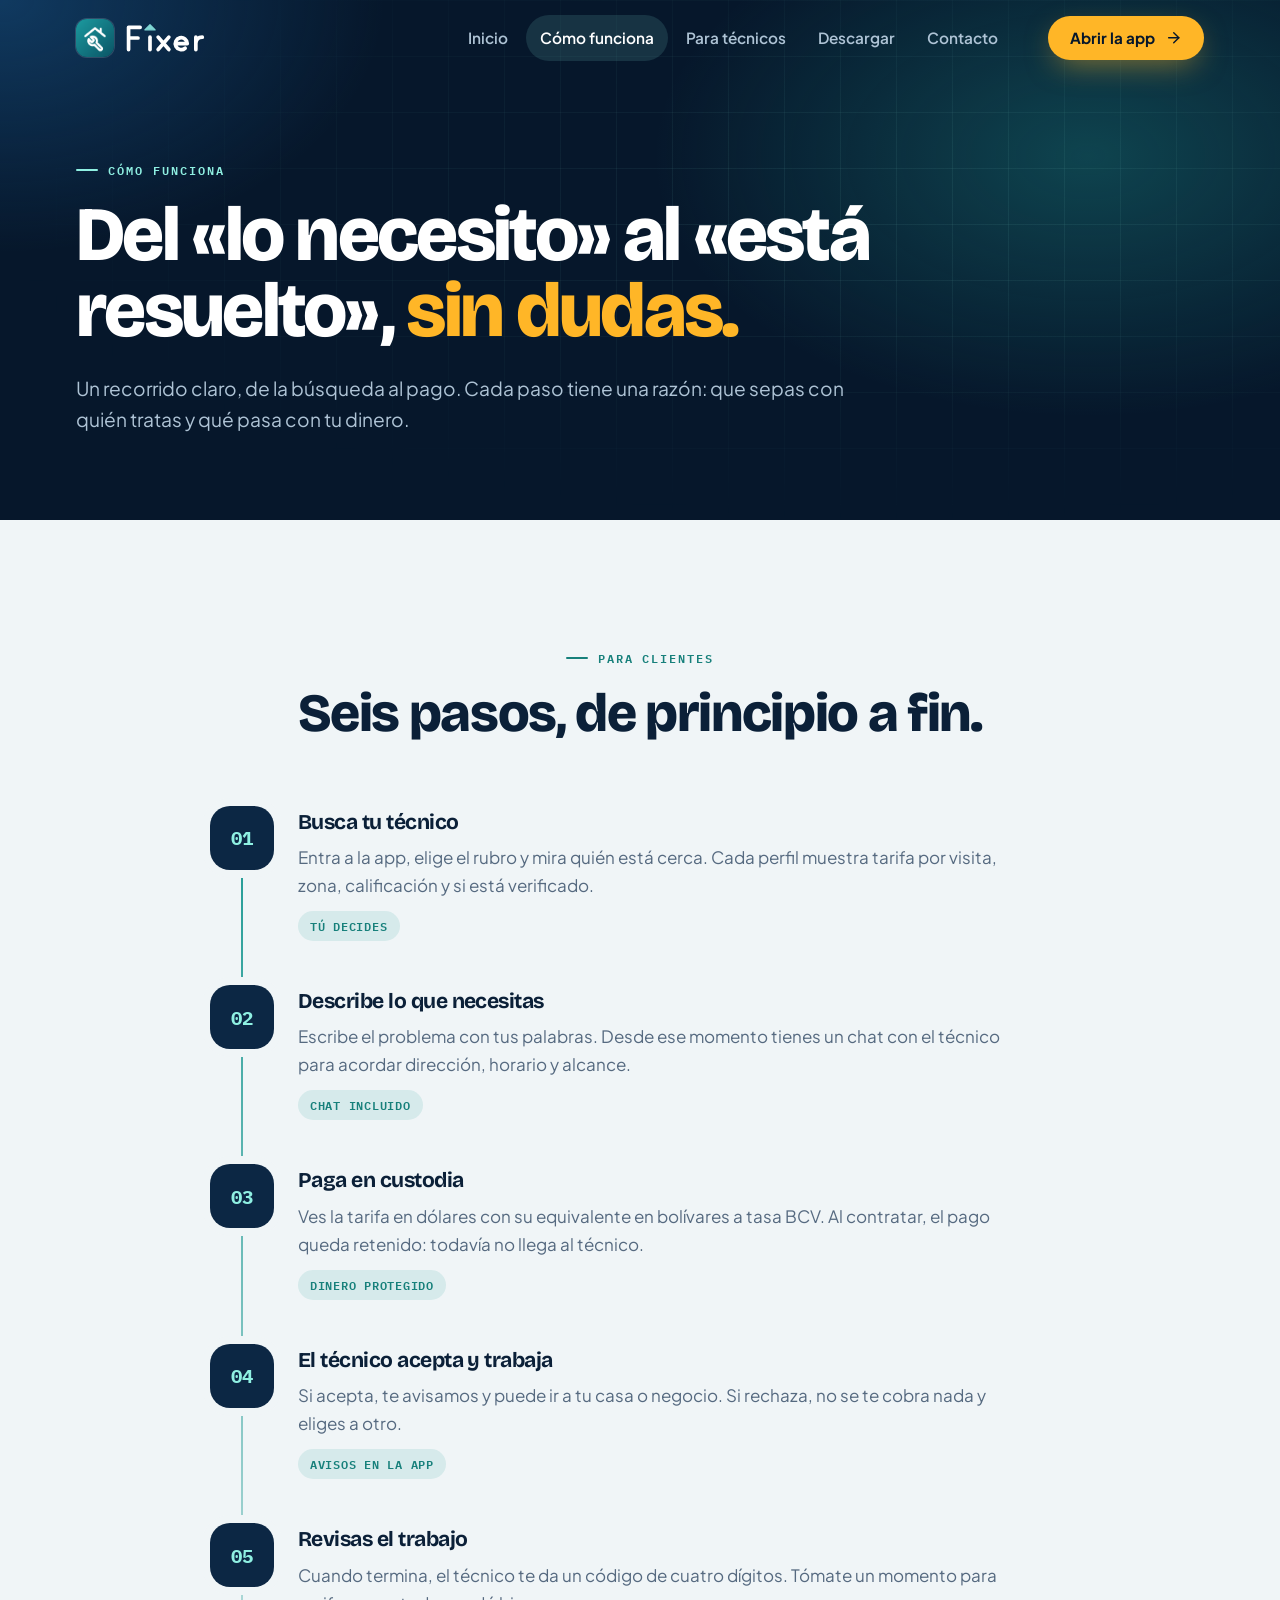
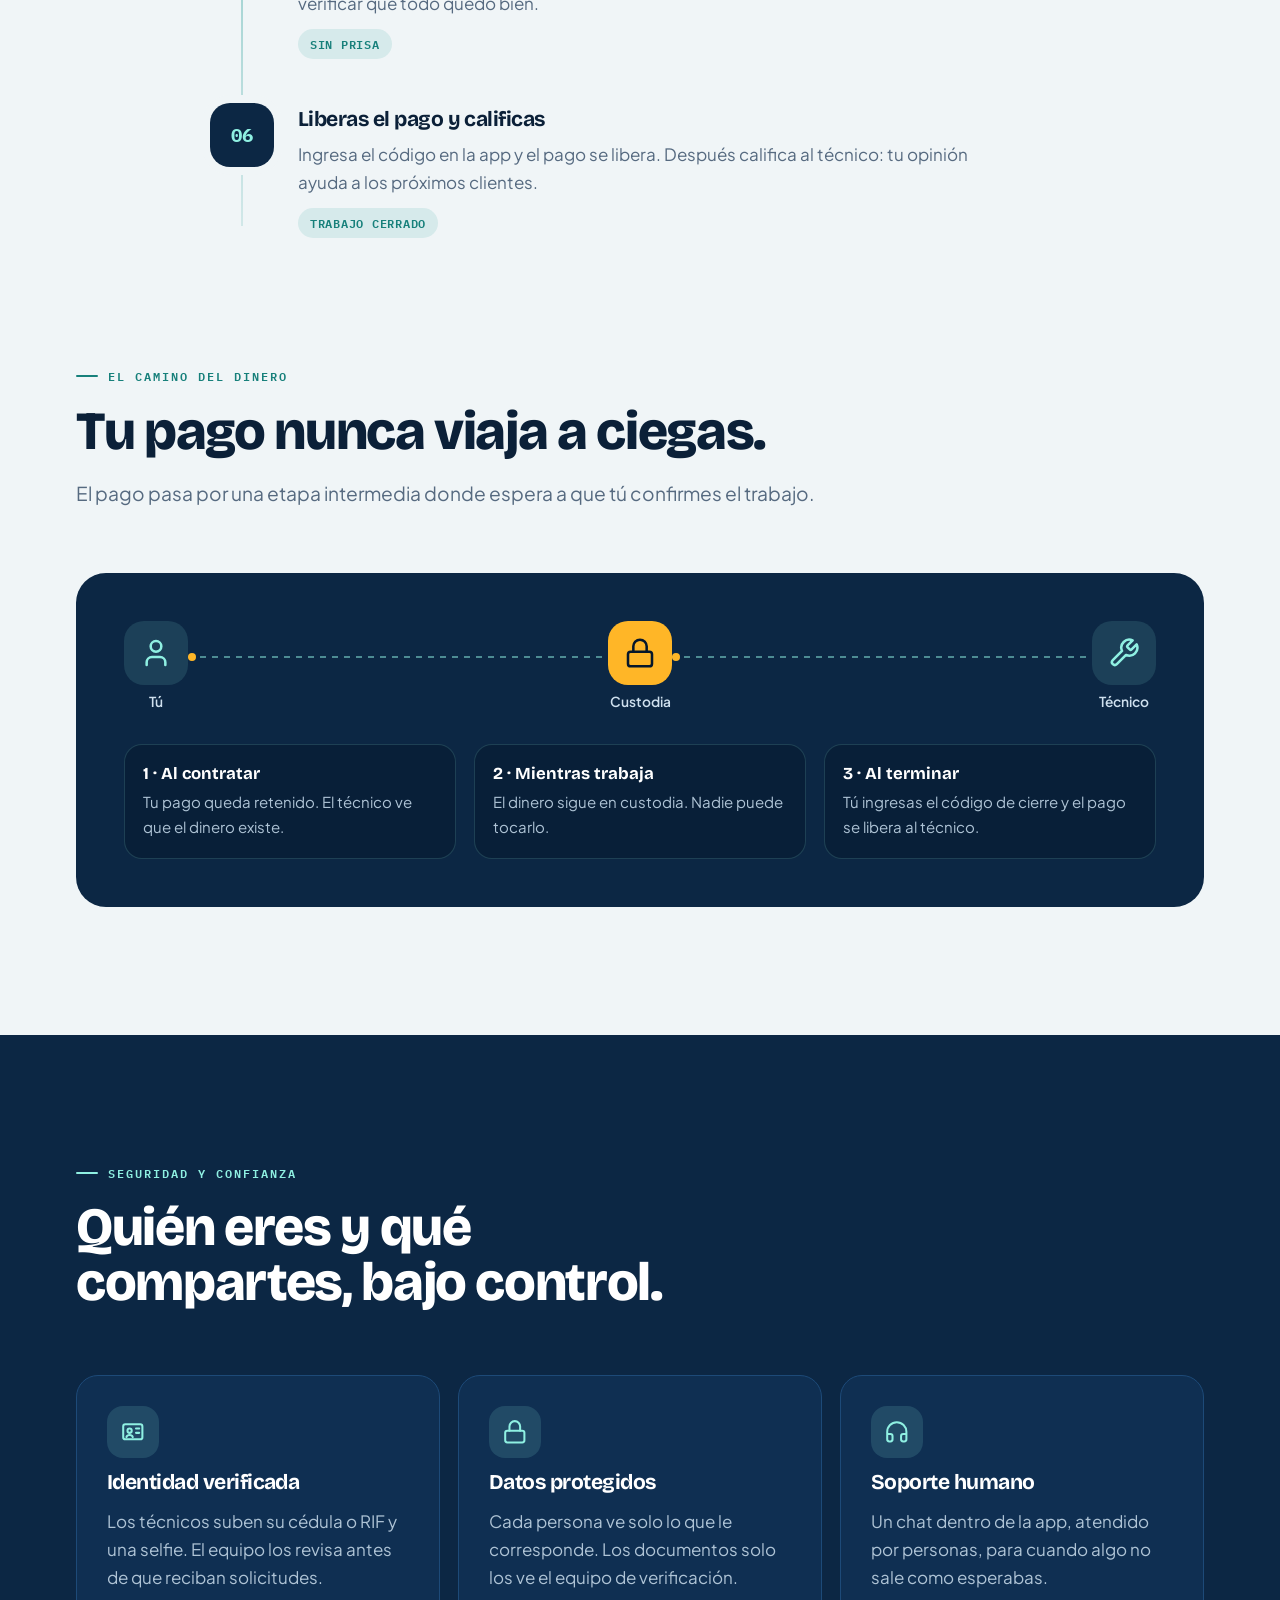
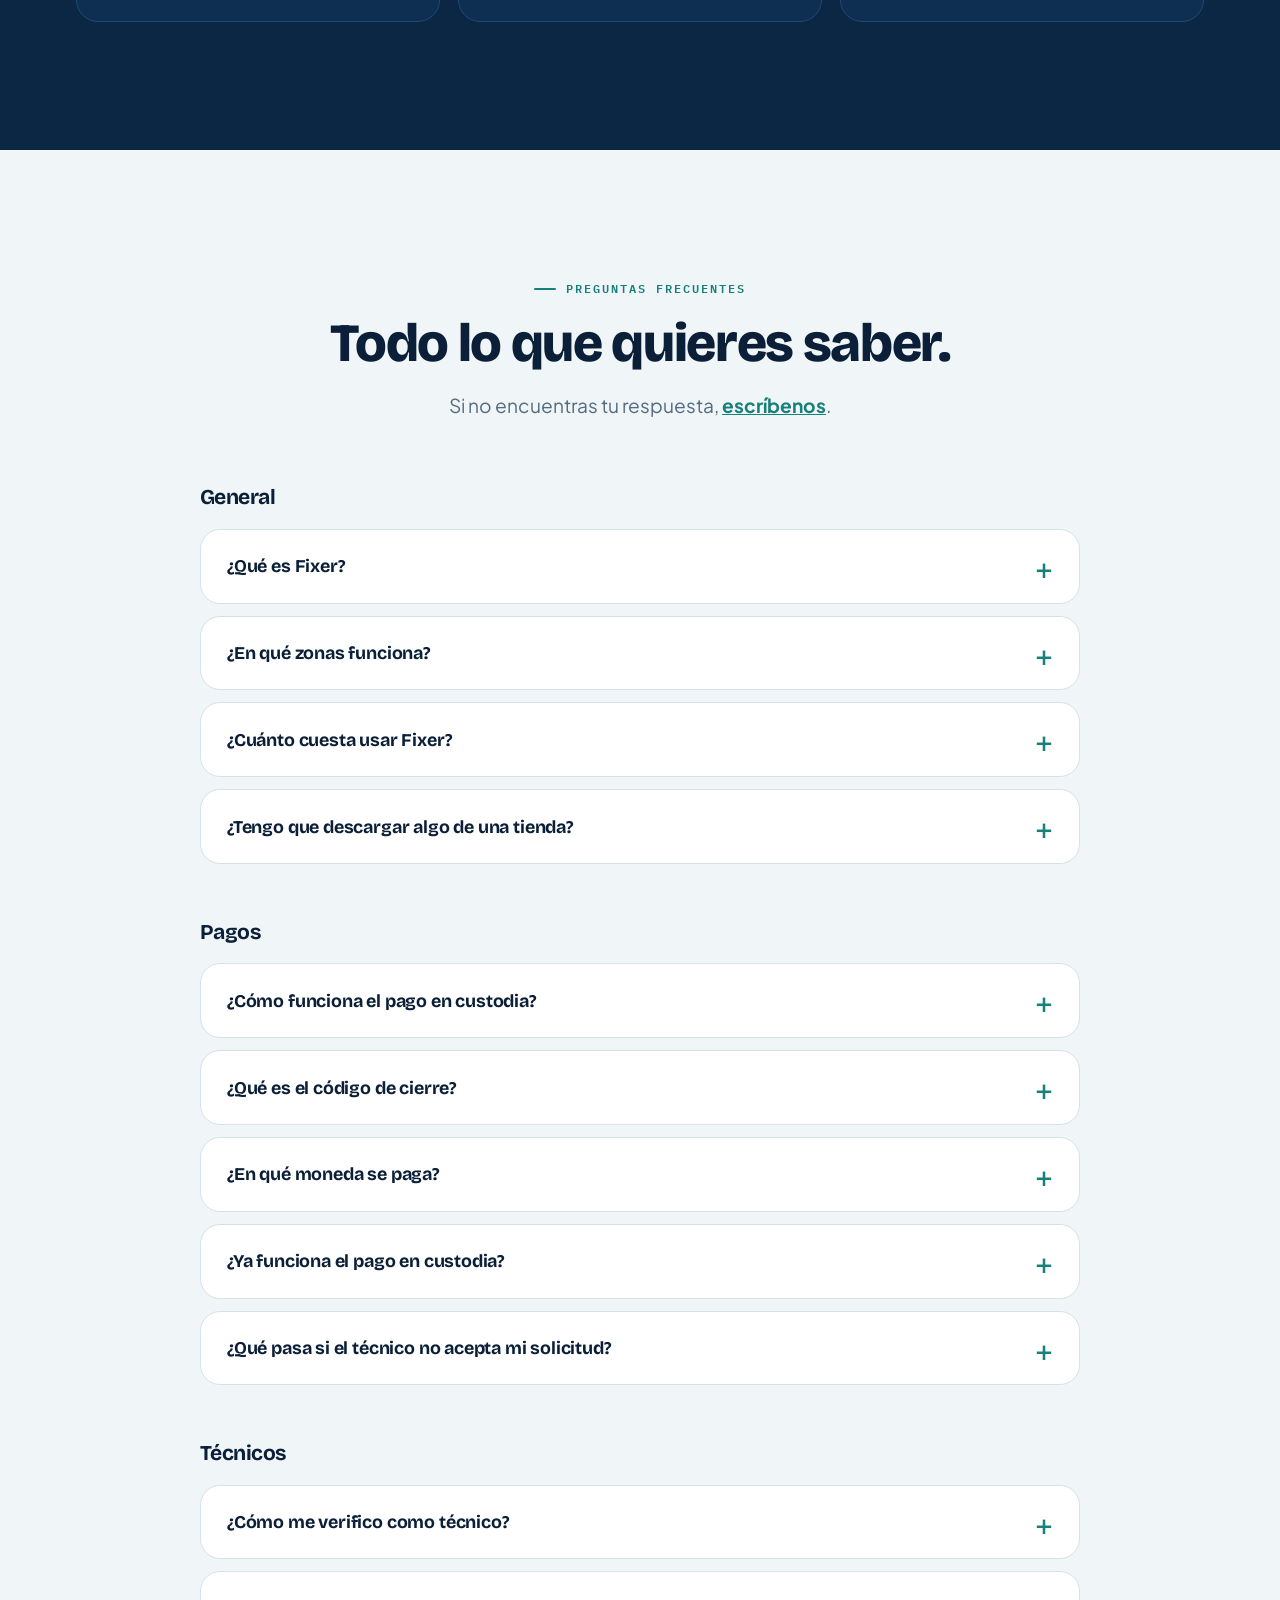
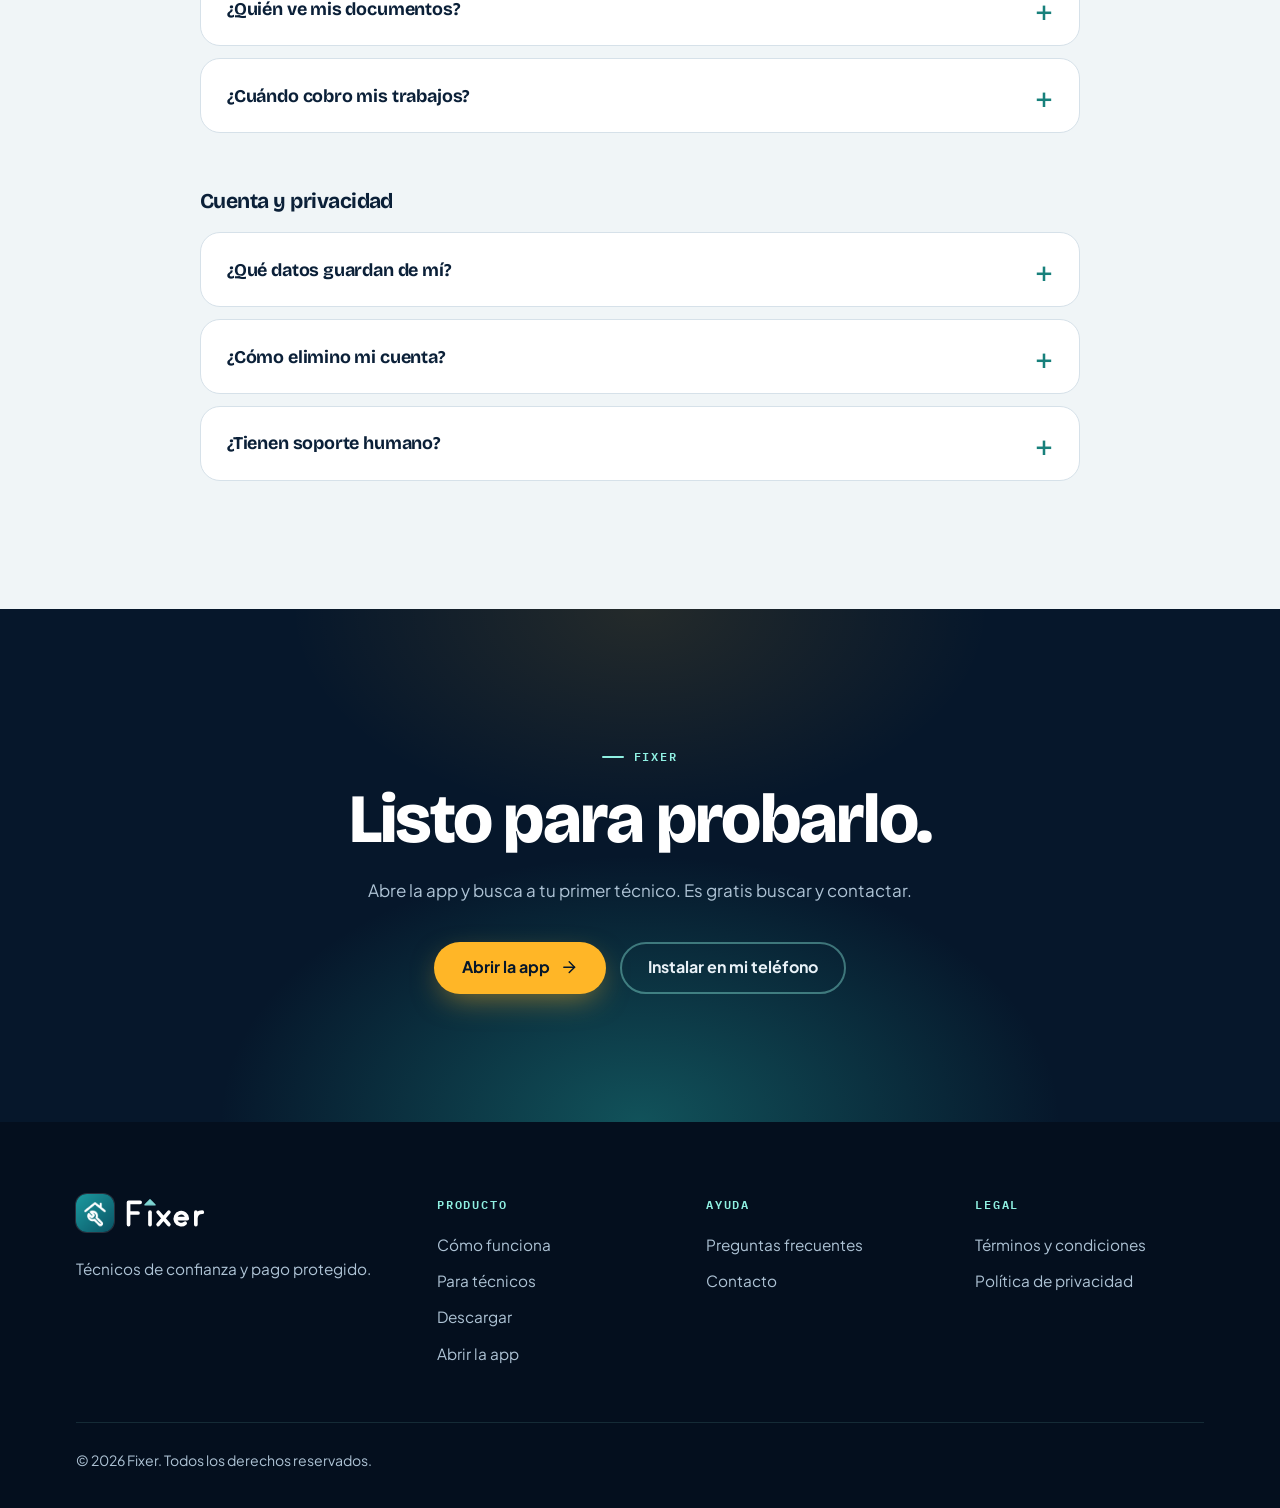
<file: sitio/como-funciona.html>
<!doctype html>
<html lang="es">
<head>
<meta charset="utf-8">
<meta name="viewport" content="width=device-width,initial-scale=1,viewport-fit=cover">
<title>Cómo funciona Fixer · Pago en custodia y código de cierre</title>
<meta name="description" content="Conoce paso a paso cómo contratas a un técnico en Fixer, cómo funciona el pago en custodia y qué es el código de cierre.">
<meta name="theme-color" content="#06172b">
<meta property="og:type" content="website">
<meta property="og:site_name" content="Fixer">
<meta property="og:title" content="Cómo funciona Fixer · Pago en custodia y código de cierre">
<meta property="og:description" content="Conoce paso a paso cómo contratas a un técnico en Fixer, cómo funciona el pago en custodia y qué es el código de cierre.">
<meta property="og:locale" content="es_VE">
<link rel="icon" type="image/png" href="../icon-192.png">
<link rel="apple-touch-icon" href="../icon-180.png">
<link rel="preconnect" href="https://fonts.googleapis.com">
<link rel="preconnect" href="https://fonts.gstatic.com" crossorigin>
<link rel="stylesheet" href="https://fonts.googleapis.com/css2?family=Bricolage+Grotesque:opsz,wght@12..96,500..800&family=IBM+Plex+Mono:wght@500;600&family=Plus+Jakarta+Sans:wght@400;500;600;700&display=swap">
<link rel="stylesheet" href="assets/site.css">
<script>document.documentElement.classList.add('js')</script>

</head>
<body>
<a class="skip" href="#main">Saltar al contenido</a>
<header class="site-header">
  <div class="wrap nav">
    <a class="brand" href="index.html" aria-label="Fixer, ir al inicio"><img class="brand-mark" src="../icon-192.png" alt="" width="38" height="38"><svg class="brand-wm" viewBox="0 0 190 70" role="img" aria-label="Fixer">
    <g fill="none" stroke="#ffffff" stroke-width="8.6" stroke-linecap="round" stroke-linejoin="round">
      <path class="l1" d="M6 62V10H33M6 35H28"/>
      <path class="l2" d="M56 62V33"/>
      <path class="l3" d="M75 33 100 62M100 33 75 62"/>
      <path class="l4" d="M116 48H143A14 14 0 1 0 138 59"/>
      <path class="l5" d="M163 62V33M163 47Q164 33 178 33"/>
    </g>
    <path class="dot" d="M56 4 68 16H44Z" fill="#7fd6d3" stroke="#7fd6d3" stroke-width="3" stroke-linejoin="round"/></svg></a>
    <nav class="nav-links" aria-label="Principal"><a href="index.html">Inicio</a><a href="como-funciona.html" aria-current="page">Cómo funciona</a><a href="tecnicos.html">Para técnicos</a><a href="descargar.html">Descargar</a><a href="contacto.html">Contacto</a></nav>
    <a class="btn btn-amber btn-sm nav-cta" href="../">Abrir la app <svg class="i go" viewBox="0 0 24 24" aria-hidden="true"><path d="M5 12h14"/><path d="m12 5 7 7-7 7"/></svg></a>
    <button class="menu-btn" aria-label="Abrir el menú" aria-expanded="false"><svg class="i " viewBox="0 0 24 24" aria-hidden="true"><path d="M4 7h16M4 12h16M4 17h16"/></svg></button>
  </div>
</header>
<div class="drawer" role="dialog" aria-label="Menú">
  <div class="drawer-top"><a class="brand" href="index.html"><img class="brand-mark" src="../icon-192.png" alt="" width="38" height="38"><svg class="brand-wm" viewBox="0 0 190 70" role="img" aria-label="Fixer">
    <g fill="none" stroke="#ffffff" stroke-width="8.6" stroke-linecap="round" stroke-linejoin="round">
      <path class="l1" d="M6 62V10H33M6 35H28"/>
      <path class="l2" d="M56 62V33"/>
      <path class="l3" d="M75 33 100 62M100 33 75 62"/>
      <path class="l4" d="M116 48H143A14 14 0 1 0 138 59"/>
      <path class="l5" d="M163 62V33M163 47Q164 33 178 33"/>
    </g>
    <path class="dot" d="M56 4 68 16H44Z" fill="#7fd6d3" stroke="#7fd6d3" stroke-width="3" stroke-linejoin="round"/></svg></a><button class="menu-btn drawer-close" style="display:grid;margin-left:0" aria-label="Cerrar el menú"><svg class="i " viewBox="0 0 24 24" aria-hidden="true"><path d="M18 6 6 18"/><path d="m6 6 12 12"/></svg></button></div>
  <a class="dl" href="index.html">Inicio<svg class="i " viewBox="0 0 24 24" aria-hidden="true"><path d="M5 12h14"/><path d="m12 5 7 7-7 7"/></svg></a><a class="dl" href="como-funciona.html" aria-current="page">Cómo funciona<svg class="i " viewBox="0 0 24 24" aria-hidden="true"><path d="M5 12h14"/><path d="m12 5 7 7-7 7"/></svg></a><a class="dl" href="tecnicos.html">Para técnicos<svg class="i " viewBox="0 0 24 24" aria-hidden="true"><path d="M5 12h14"/><path d="m12 5 7 7-7 7"/></svg></a><a class="dl" href="descargar.html">Descargar<svg class="i " viewBox="0 0 24 24" aria-hidden="true"><path d="M5 12h14"/><path d="m12 5 7 7-7 7"/></svg></a><a class="dl" href="contacto.html">Contacto<svg class="i " viewBox="0 0 24 24" aria-hidden="true"><path d="M5 12h14"/><path d="m12 5 7 7-7 7"/></svg></a>
  <a class="btn btn-amber" href="../">Abrir la app <svg class="i go" viewBox="0 0 24 24" aria-hidden="true"><path d="M5 12h14"/><path d="m12 5 7 7-7 7"/></svg></a>
</div>
<main id="main">


<section class="page-hero dark">
  <div class="wrap">
    <span class="eyebrow">Cómo funciona</span>
    <h1>Del «lo necesito» al «está resuelto», <em>sin dudas.</em></h1>
    <p class="lead">Un recorrido claro, de la búsqueda al pago. Cada paso tiene una razón: que sepas con quién tratas y qué pasa con tu dinero.</p>
    
  </div>
</section>

<section class="section">
  <div class="wrap">
    <div class="sec-head center reveal"><span class="eyebrow">Para clientes</span><h2>Seis pasos, de principio a fin.</h2></div>
    <div class="timeline">
      <div class="tl-item reveal"><div class="tl-n">01</div><div><h3>Busca tu técnico</h3><p>Entra a la app, elige el rubro y mira quién está cerca. Cada perfil muestra tarifa por visita, zona, calificación y si está verificado.</p><span class="tag">Tú decides</span></div></div><div class="tl-item reveal"><div class="tl-n">02</div><div><h3>Describe lo que necesitas</h3><p>Escribe el problema con tus palabras. Desde ese momento tienes un chat con el técnico para acordar dirección, horario y alcance.</p><span class="tag">Chat incluido</span></div></div><div class="tl-item reveal"><div class="tl-n">03</div><div><h3>Paga en custodia</h3><p>Ves la tarifa en dólares con su equivalente en bolívares a tasa BCV. Al contratar, el pago queda retenido: todavía no llega al técnico.</p><span class="tag">Dinero protegido</span></div></div><div class="tl-item reveal"><div class="tl-n">04</div><div><h3>El técnico acepta y trabaja</h3><p>Si acepta, te avisamos y puede ir a tu casa o negocio. Si rechaza, no se te cobra nada y eliges a otro.</p><span class="tag">Avisos en la app</span></div></div><div class="tl-item reveal"><div class="tl-n">05</div><div><h3>Revisas el trabajo</h3><p>Cuando termina, el técnico te da un código de cuatro dígitos. Tómate un momento para verificar que todo quedó bien.</p><span class="tag">Sin prisa</span></div></div><div class="tl-item reveal"><div class="tl-n">06</div><div><h3>Liberas el pago y calificas</h3><p>Ingresa el código en la app y el pago se libera. Después califica al técnico: tu opinión ayuda a los próximos clientes.</p><span class="tag">Trabajo cerrado</span></div></div>
    </div>
  </div>
</section>

<section class="section" style="padding-top:0">
  <div class="wrap">
    <div class="sec-head reveal"><span class="eyebrow">El camino del dinero</span><h2>Tu pago nunca viaja a ciegas.</h2><p class="lead">El pago pasa por una etapa intermedia donde espera a que tú confirmes el trabajo.</p></div>
    <div class="diagram reveal">
      <div class="flow" aria-hidden="true">
        <div class="node"><svg class="i " viewBox="0 0 24 24" aria-hidden="true"><path d="M19 21v-2a4 4 0 0 0-4-4H9a4 4 0 0 0-4 4v2"/><circle cx="12" cy="7" r="4"/></svg>Tú</div><div class="line"></div>
        <div class="node mid"><svg class="i " viewBox="0 0 24 24" aria-hidden="true"><rect width="18" height="11" x="3" y="11" rx="2"/><path d="M7 11V7a5 5 0 0 1 10 0v4"/></svg>Custodia</div><div class="line b"></div>
        <div class="node"><svg class="i " viewBox="0 0 24 24" aria-hidden="true"><path d="M14.7 6.3a1 1 0 0 0 0 1.4l1.6 1.6a1 1 0 0 0 1.4 0l3.77-3.77a6 6 0 0 1-7.94 7.94l-6.91 6.91a2.12 2.12 0 0 1-3-3l6.91-6.91a6 6 0 0 1 7.94-7.94z"/></svg>Técnico</div>
      </div>
      <div class="legend">
        <div><b>1 · Al contratar</b><p>Tu pago queda retenido. El técnico ve que el dinero existe.</p></div>
        <div><b>2 · Mientras trabaja</b><p>El dinero sigue en custodia. Nadie puede tocarlo.</p></div>
        <div><b>3 · Al terminar</b><p>Tú ingresas el código de cierre y el pago se libera al técnico.</p></div>
      </div>
    </div>
  </div>
</section>

<section class="section dark" style="background:var(--navy)">
  <div class="wrap">
    <div class="sec-head reveal"><span class="eyebrow">Seguridad y confianza</span><h2 style="color:#fff">Quién eres y qué compartes, bajo control.</h2></div>
    <div class="cards3">
      <div class="card reveal" style="background:#0f2f52;border-color:#1d4a78;color:#fff"><span class="ico" style="background:rgba(143,240,226,.14);color:var(--mint)"><svg class="i " viewBox="0 0 24 24" aria-hidden="true"><rect width="18" height="14" x="3" y="5" rx="2"/><circle cx="9" cy="11" r="2"/><path d="M15 9h3M15 13h3M6 17c.5-1.5 1.5-2 3-2s2.5.5 3 2"/></svg></span><h3>Identidad verificada</h3><p style="color:var(--on-dark-muted)">Los técnicos suben su cédula o RIF y una selfie. El equipo los revisa antes de que reciban solicitudes.</p></div>
      <div class="card reveal" style="--d:.08s;background:#0f2f52;border-color:#1d4a78;color:#fff"><span class="ico" style="background:rgba(143,240,226,.14);color:var(--mint)"><svg class="i " viewBox="0 0 24 24" aria-hidden="true"><rect width="18" height="11" x="3" y="11" rx="2"/><path d="M7 11V7a5 5 0 0 1 10 0v4"/></svg></span><h3>Datos protegidos</h3><p style="color:var(--on-dark-muted)">Cada persona ve solo lo que le corresponde. Los documentos solo los ve el equipo de verificación.</p></div>
      <div class="card reveal" style="--d:.16s;background:#0f2f52;border-color:#1d4a78;color:#fff"><span class="ico" style="background:rgba(143,240,226,.14);color:var(--mint)"><svg class="i " viewBox="0 0 24 24" aria-hidden="true"><path d="M3 14h3a2 2 0 0 1 2 2v3a2 2 0 0 1-2 2H5a2 2 0 0 1-2-2v-7a9 9 0 0 1 18 0v7a2 2 0 0 1-2 2h-1a2 2 0 0 1-2-2v-3a2 2 0 0 1 2-2h3"/></svg></span><h3>Soporte humano</h3><p style="color:var(--on-dark-muted)">Un chat dentro de la app, atendido por personas, para cuando algo no sale como esperabas.</p></div>
    </div>
  </div>
</section>

<section class="section" id="faq">
  <div class="wrap">
    <div class="sec-head center reveal"><span class="eyebrow">Preguntas frecuentes</span><h2>Todo lo que quieres saber.</h2><p class="lead">Si no encuentras tu respuesta, <a href="contacto.html" style="color:var(--teal-2);font-weight:700">escríbenos</a>.</p></div>
    <div class="faq-group" style="margin-top:0"><div class="faq"><h3 style="margin-bottom:6px">General</h3><details><summary>¿Qué es Fixer?</summary><div class="ans"><p>Fixer es una plataforma que conecta a personas que necesitan un servicio con técnicos y profesionales independientes de su zona: plomeros, electricistas, mecánicos, carpinteros y más.</p><p>Cada técnico pasa por una verificación de identidad y el pago queda en custodia hasta que el trabajo esté hecho.</p></div></details><details><summary>¿En qué zonas funciona?</summary><div class="ans"><p>Estamos abriendo zonas poco a poco, según haya técnicos verificados que las cubran. Si tu zona aún no aparece, <a href="contacto.html">escríbenos</a> y te avisamos cuando llegue.</p></div></details><details><summary>¿Cuánto cuesta usar Fixer?</summary><div class="ans"><p>Buscar y contactar técnicos es gratis. Pagas la tarifa del servicio que define cada técnico, y la ves antes de contratar. Los detalles de comisiones se publicarán antes de abrir el cobro en la app.</p></div></details><details><summary>¿Tengo que descargar algo de una tienda?</summary><div class="ans"><p>No. Fixer funciona desde el navegador de tu teléfono y puedes instalarla en la pantalla de inicio en menos de un minuto. <a href="descargar.html">Mira cómo.</a></p></div></details></div></div><div class="faq-group" ><div class="faq"><h3 style="margin-bottom:6px">Pagos</h3><details><summary>¿Cómo funciona el pago en custodia?</summary><div class="ans"><p>Al contratar, tu pago queda retenido. El técnico trabaja con la tranquilidad de que el pago existe, y tú tienes la seguridad de que no se libera hasta que lo apruebes con el código de cierre.</p></div></details><details><summary>¿Qué es el código de cierre?</summary><div class="ans"><p>Es un código de cuatro dígitos que el técnico te da cuando termina el trabajo. Al ingresarlo en la app, confirmas que todo está en orden y el pago se libera. Sin ese código, el dinero no se mueve.</p></div></details><details><summary>¿En qué moneda se paga?</summary><div class="ans"><p>Las tarifas se muestran en dólares, con su equivalente en bolívares calculado con la tasa oficial del BCV. La tasa se actualiza automáticamente.</p></div></details><details><summary>¿Ya funciona el pago en custodia?</summary><div class="ans"><p>El cobro se habilita por etapas. La app te avisa cuando una función de pago esté disponible en tu zona, y los métodos aceptados se anunciarán en ese momento.</p></div></details><details><summary>¿Qué pasa si el técnico no acepta mi solicitud?</summary><div class="ans"><p>Si el técnico rechaza la solicitud, no se te cobra nada y puedes elegir a otro. Si tienes un problema con un trabajo, escríbenos desde el chat de soporte dentro de la app.</p></div></details></div></div><div class="faq-group" ><div class="faq"><h3 style="margin-bottom:6px">Técnicos</h3><details><summary>¿Cómo me verifico como técnico?</summary><div class="ans"><p>Creas tu cuenta, completas tu perfil (oficio, experiencia y tarifa) y subes una foto de tu cédula o RIF y una selfie. Nuestro equipo revisa esos documentos y, si todo está en orden, tu perfil pasa a «Verificado».</p></div></details><details><summary>¿Quién ve mis documentos?</summary><div class="ans"><p>Solo tú y el equipo que verifica técnicos. Los clientes nunca ven tu cédula ni tus fotos; solo ven tu nombre, zona, rubros, tarifa y si estás verificado.</p></div></details><details><summary>¿Cuándo cobro mis trabajos?</summary><div class="ans"><p>Cuando tu cliente ingresa el código de cierre que le das al terminar. Los plazos y la forma de recibir el dinero se anunciarán antes de abrir el cobro en la app.</p></div></details></div></div><div class="faq-group" ><div class="faq"><h3 style="margin-bottom:6px">Cuenta y privacidad</h3><details><summary>¿Qué datos guardan de mí?</summary><div class="ans"><p>Lo mínimo para funcionar: nombre, correo y, en el caso de técnicos, teléfono, cédula o RIF y fotos de verificación. No vendemos tus datos. Lee la <a href="legal.html#priv">política de privacidad</a> completa.</p></div></details><details><summary>¿Cómo elimino mi cuenta?</summary><div class="ans"><p>Desde la app: Perfil → Eliminar cuenta. Se borran tu perfil, tus documentos y tus solicitudes como cliente.</p></div></details><details><summary>¿Tienen soporte humano?</summary><div class="ans"><p>Sí. Dentro de la app hay un chat de soporte atendido por personas del equipo. También puedes escribirnos desde la <a href="contacto.html">página de contacto</a>.</p></div></details></div></div>
  </div>
</section>


<section class="section cta dark">
  <div class="wrap">
    <span class="eyebrow">Fixer</span>
    <h2 style="margin-top:18px">Listo para probarlo.</h2>
    <p>Abre la app y busca a tu primer técnico. Es gratis buscar y contactar.</p>
    <div class="hero-cta"><a class="btn btn-amber" href="../">Abrir la app <svg class="i go" viewBox="0 0 24 24" aria-hidden="true"><path d="M5 12h14"/><path d="m12 5 7 7-7 7"/></svg></a><a class="btn btn-ghost" href="descargar.html">Instalar en mi teléfono</a></div>
  </div>
</section>

</main>
<footer class="site-footer">
  <div class="wrap">
    <div class="foot-grid">
      <div class="foot-brand">
        <a class="brand" href="index.html"><img class="brand-mark" src="../icon-192.png" alt="" width="38" height="38"><svg class="brand-wm" viewBox="0 0 190 70" role="img" aria-label="Fixer">
    <g fill="none" stroke="#ffffff" stroke-width="8.6" stroke-linecap="round" stroke-linejoin="round">
      <path class="l1" d="M6 62V10H33M6 35H28"/>
      <path class="l2" d="M56 62V33"/>
      <path class="l3" d="M75 33 100 62M100 33 75 62"/>
      <path class="l4" d="M116 48H143A14 14 0 1 0 138 59"/>
      <path class="l5" d="M163 62V33M163 47Q164 33 178 33"/>
    </g>
    <path class="dot" d="M56 4 68 16H44Z" fill="#7fd6d3" stroke="#7fd6d3" stroke-width="3" stroke-linejoin="round"/></svg></a>
        <p>Técnicos de confianza y pago protegido.</p>
      </div>
      <div><h4>Producto</h4><ul><li><a href="como-funciona.html">Cómo funciona</a></li><li><a href="tecnicos.html">Para técnicos</a></li><li><a href="descargar.html">Descargar</a></li><li><a href="../">Abrir la app</a></li></ul></div>
      <div><h4>Ayuda</h4><ul><li><a href="como-funciona.html#faq">Preguntas frecuentes</a></li><li><a href="contacto.html">Contacto</a></li></ul></div>
      <div><h4>Legal</h4><ul><li><a href="legal.html#terms">Términos y condiciones</a></li><li><a href="legal.html#priv">Política de privacidad</a></li></ul></div>
    </div>
    <div class="foot-bottom"><span>© <span id="year">2026</span> Fixer. Todos los derechos reservados.</span></div>
  </div>
</footer>

<script src="assets/site.js"></script>
</body>
</html>
</file>
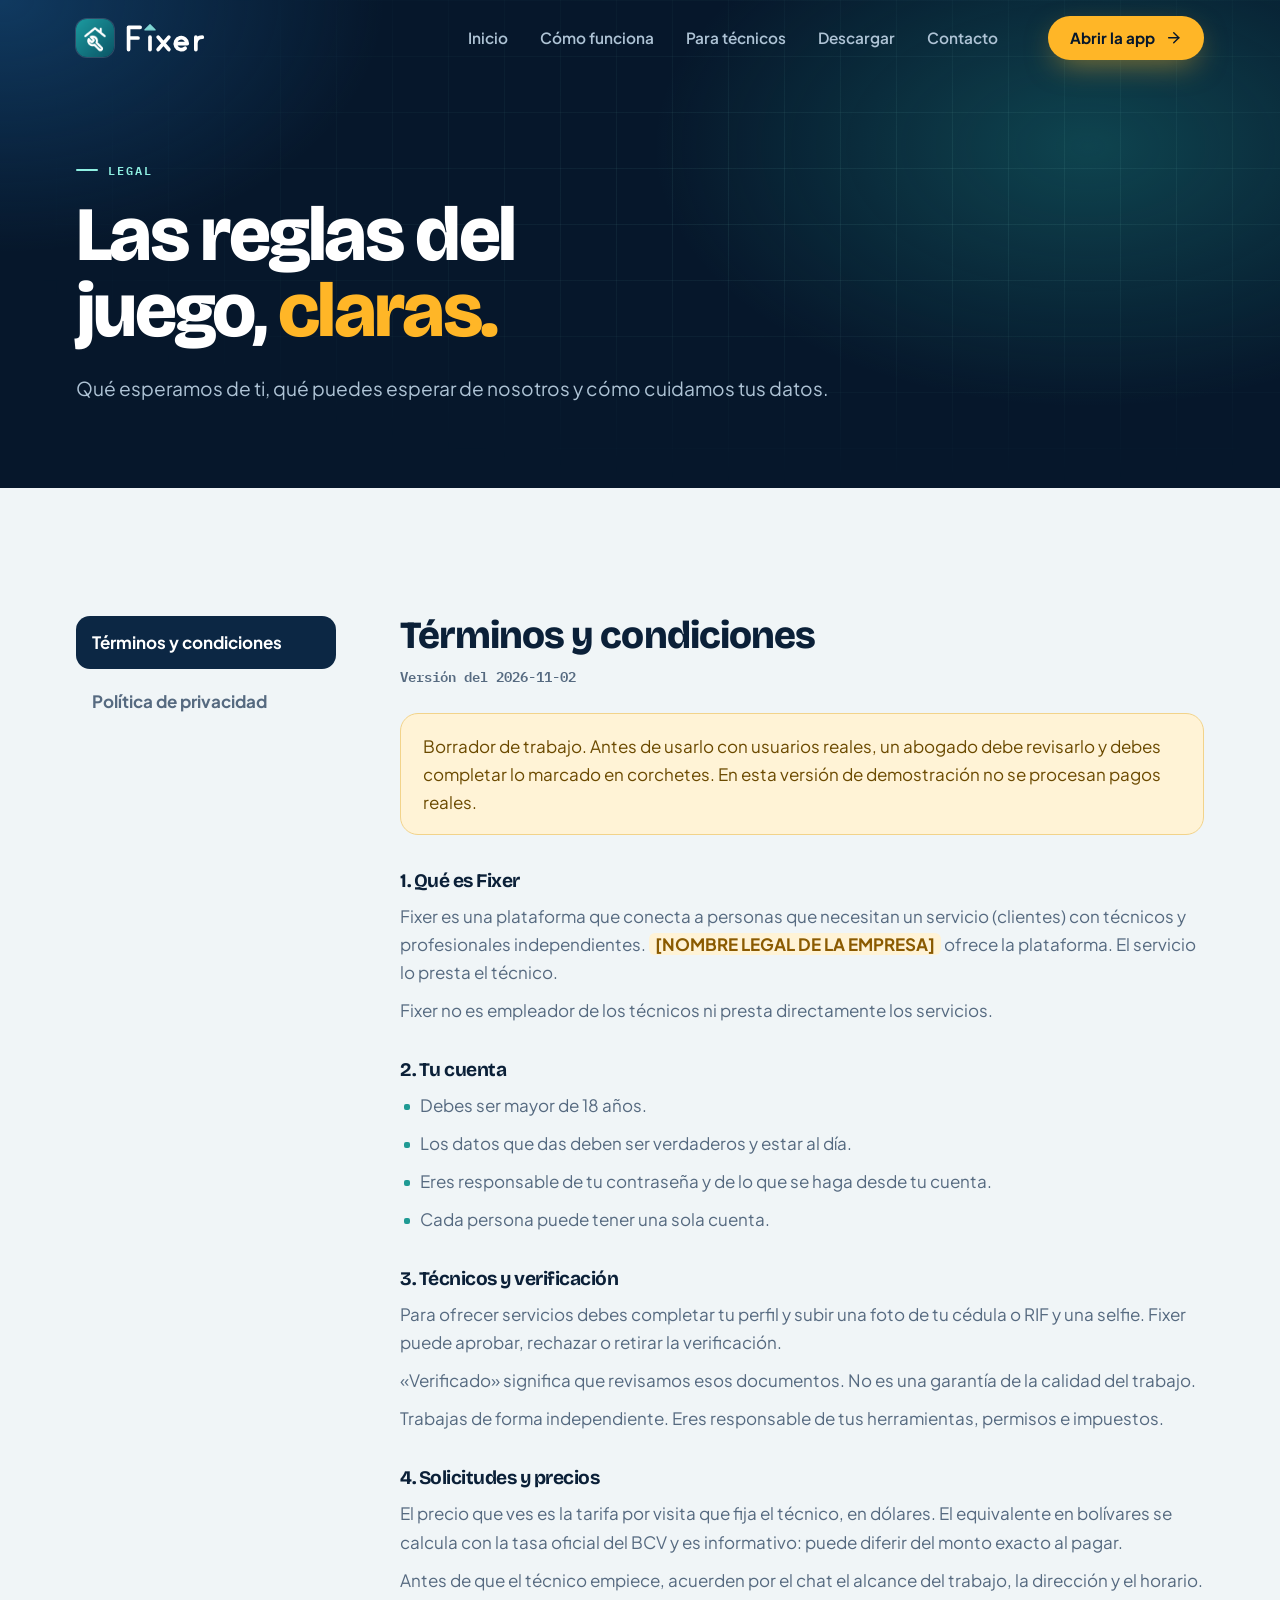
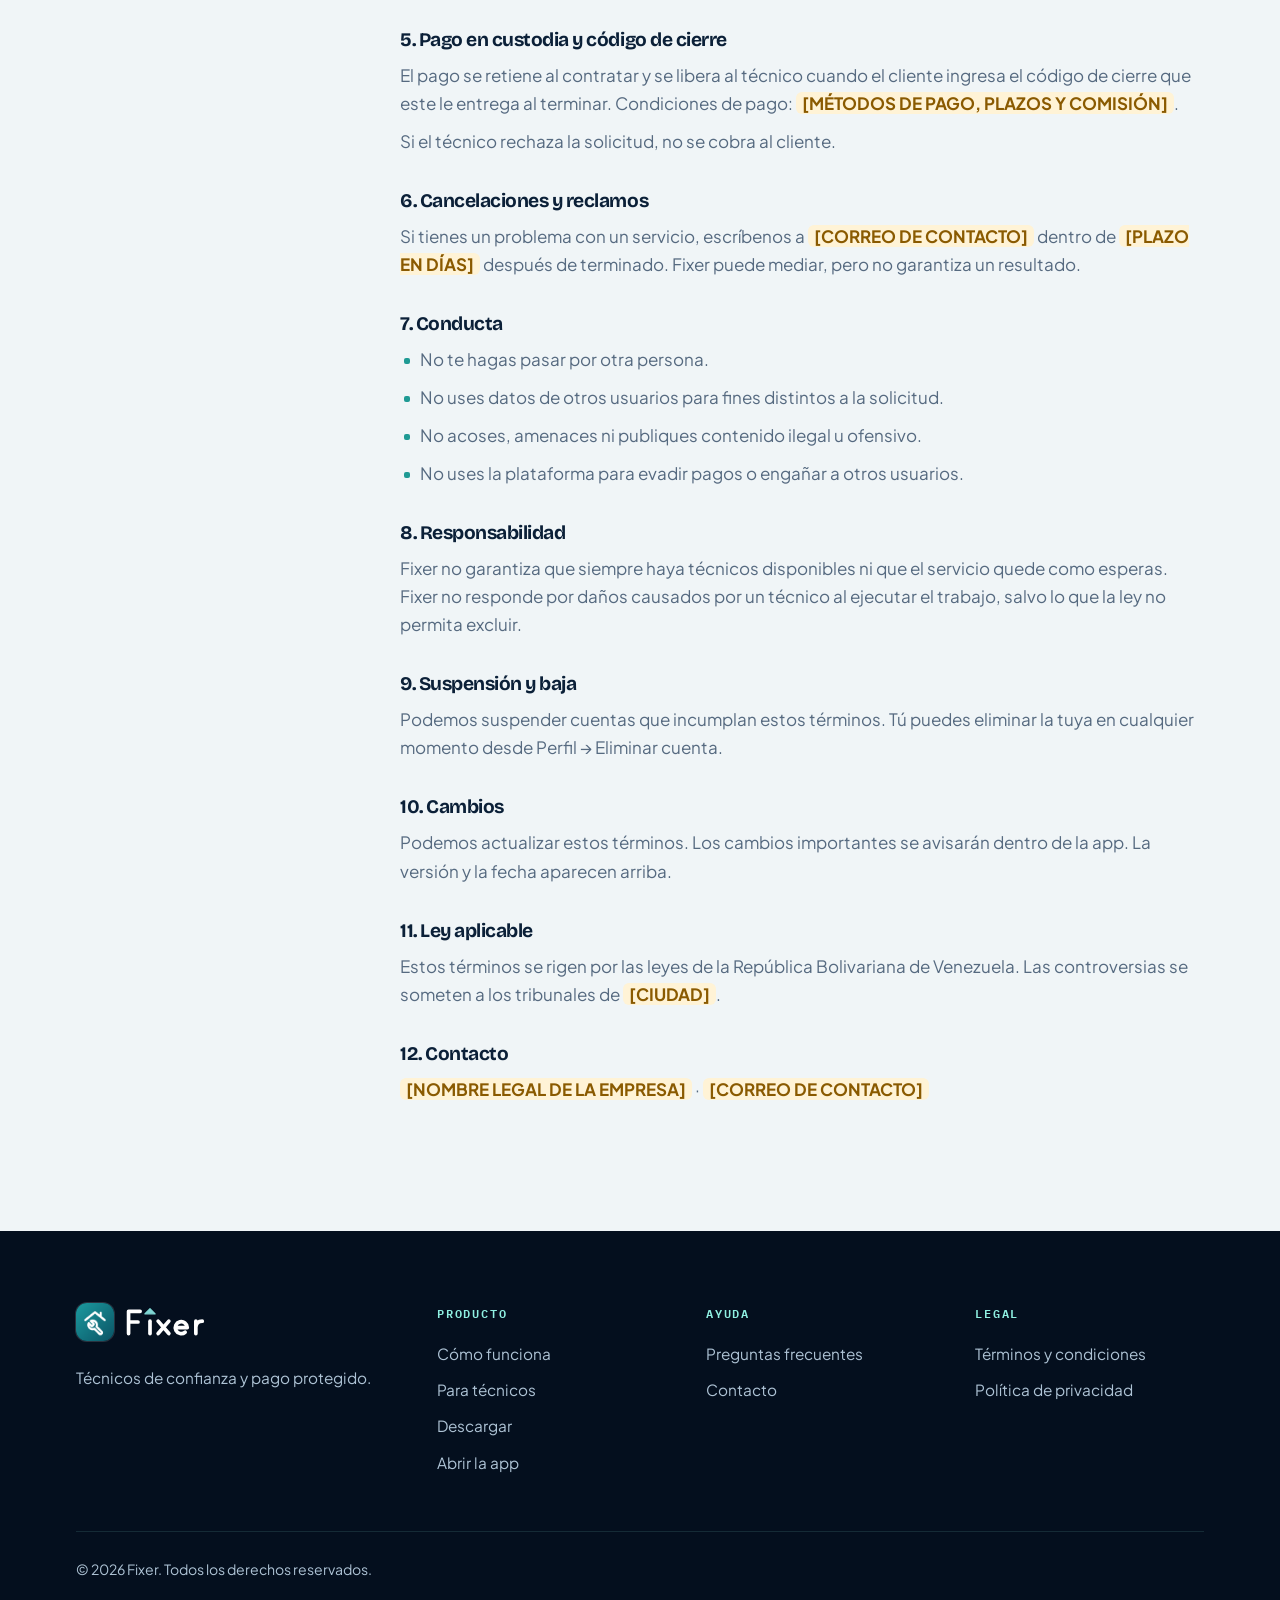
<file: sitio/legal.html>
<!doctype html>
<html lang="es">
<head>
<meta charset="utf-8">
<meta name="viewport" content="width=device-width,initial-scale=1,viewport-fit=cover">
<title>Legal · Términos y condiciones y política de privacidad de Fixer</title>
<meta name="description" content="Términos y condiciones de uso y política de privacidad de Fixer.">
<meta name="theme-color" content="#06172b">
<meta property="og:type" content="website">
<meta property="og:site_name" content="Fixer">
<meta property="og:title" content="Legal · Términos y condiciones y política de privacidad de Fixer">
<meta property="og:description" content="Términos y condiciones de uso y política de privacidad de Fixer.">
<meta property="og:locale" content="es_VE">
<link rel="icon" type="image/png" href="../icon-192.png">
<link rel="apple-touch-icon" href="../icon-180.png">
<link rel="preconnect" href="https://fonts.googleapis.com">
<link rel="preconnect" href="https://fonts.gstatic.com" crossorigin>
<link rel="stylesheet" href="https://fonts.googleapis.com/css2?family=Bricolage+Grotesque:opsz,wght@12..96,500..800&family=IBM+Plex+Mono:wght@500;600&family=Plus+Jakarta+Sans:wght@400;500;600;700&display=swap">
<link rel="stylesheet" href="assets/site.css">
<script>document.documentElement.classList.add('js')</script>

</head>
<body>
<a class="skip" href="#main">Saltar al contenido</a>
<header class="site-header">
  <div class="wrap nav">
    <a class="brand" href="index.html" aria-label="Fixer, ir al inicio"><img class="brand-mark" src="../icon-192.png" alt="" width="38" height="38"><svg class="brand-wm" viewBox="0 0 190 70" role="img" aria-label="Fixer">
    <g fill="none" stroke="#ffffff" stroke-width="8.6" stroke-linecap="round" stroke-linejoin="round">
      <path class="l1" d="M6 62V10H33M6 35H28"/>
      <path class="l2" d="M56 62V33"/>
      <path class="l3" d="M75 33 100 62M100 33 75 62"/>
      <path class="l4" d="M116 48H143A14 14 0 1 0 138 59"/>
      <path class="l5" d="M163 62V33M163 47Q164 33 178 33"/>
    </g>
    <path class="dot" d="M56 4 68 16H44Z" fill="#7fd6d3" stroke="#7fd6d3" stroke-width="3" stroke-linejoin="round"/></svg></a>
    <nav class="nav-links" aria-label="Principal"><a href="index.html">Inicio</a><a href="como-funciona.html">Cómo funciona</a><a href="tecnicos.html">Para técnicos</a><a href="descargar.html">Descargar</a><a href="contacto.html">Contacto</a></nav>
    <a class="btn btn-amber btn-sm nav-cta" href="../">Abrir la app <svg class="i go" viewBox="0 0 24 24" aria-hidden="true"><path d="M5 12h14"/><path d="m12 5 7 7-7 7"/></svg></a>
    <button class="menu-btn" aria-label="Abrir el menú" aria-expanded="false"><svg class="i " viewBox="0 0 24 24" aria-hidden="true"><path d="M4 7h16M4 12h16M4 17h16"/></svg></button>
  </div>
</header>
<div class="drawer" role="dialog" aria-label="Menú">
  <div class="drawer-top"><a class="brand" href="index.html"><img class="brand-mark" src="../icon-192.png" alt="" width="38" height="38"><svg class="brand-wm" viewBox="0 0 190 70" role="img" aria-label="Fixer">
    <g fill="none" stroke="#ffffff" stroke-width="8.6" stroke-linecap="round" stroke-linejoin="round">
      <path class="l1" d="M6 62V10H33M6 35H28"/>
      <path class="l2" d="M56 62V33"/>
      <path class="l3" d="M75 33 100 62M100 33 75 62"/>
      <path class="l4" d="M116 48H143A14 14 0 1 0 138 59"/>
      <path class="l5" d="M163 62V33M163 47Q164 33 178 33"/>
    </g>
    <path class="dot" d="M56 4 68 16H44Z" fill="#7fd6d3" stroke="#7fd6d3" stroke-width="3" stroke-linejoin="round"/></svg></a><button class="menu-btn drawer-close" style="display:grid;margin-left:0" aria-label="Cerrar el menú"><svg class="i " viewBox="0 0 24 24" aria-hidden="true"><path d="M18 6 6 18"/><path d="m6 6 12 12"/></svg></button></div>
  <a class="dl" href="index.html">Inicio<svg class="i " viewBox="0 0 24 24" aria-hidden="true"><path d="M5 12h14"/><path d="m12 5 7 7-7 7"/></svg></a><a class="dl" href="como-funciona.html">Cómo funciona<svg class="i " viewBox="0 0 24 24" aria-hidden="true"><path d="M5 12h14"/><path d="m12 5 7 7-7 7"/></svg></a><a class="dl" href="tecnicos.html">Para técnicos<svg class="i " viewBox="0 0 24 24" aria-hidden="true"><path d="M5 12h14"/><path d="m12 5 7 7-7 7"/></svg></a><a class="dl" href="descargar.html">Descargar<svg class="i " viewBox="0 0 24 24" aria-hidden="true"><path d="M5 12h14"/><path d="m12 5 7 7-7 7"/></svg></a><a class="dl" href="contacto.html">Contacto<svg class="i " viewBox="0 0 24 24" aria-hidden="true"><path d="M5 12h14"/><path d="m12 5 7 7-7 7"/></svg></a>
  <a class="btn btn-amber" href="../">Abrir la app <svg class="i go" viewBox="0 0 24 24" aria-hidden="true"><path d="M5 12h14"/><path d="m12 5 7 7-7 7"/></svg></a>
</div>
<main id="main">


<section class="page-hero dark">
  <div class="wrap">
    <span class="eyebrow">Legal</span>
    <h1>Las reglas del juego, <em>claras.</em></h1>
    <p class="lead">Qué esperamos de ti, qué puedes esperar de nosotros y cómo cuidamos tus datos.</p>
    
  </div>
</section>
<section class="section">
  <div class="wrap legal-wrap">
    <div class="legal-nav" role="tablist" aria-label="Documentos">
      <button type="button" data-doc="terms" aria-selected="true">Términos y condiciones</button>
      <button type="button" data-doc="priv" aria-selected="false">Política de privacidad</button>
    </div>
    <article class="legal-doc" id="legal-doc" aria-live="polite"></article>
  </div>
</section>

</main>
<footer class="site-footer">
  <div class="wrap">
    <div class="foot-grid">
      <div class="foot-brand">
        <a class="brand" href="index.html"><img class="brand-mark" src="../icon-192.png" alt="" width="38" height="38"><svg class="brand-wm" viewBox="0 0 190 70" role="img" aria-label="Fixer">
    <g fill="none" stroke="#ffffff" stroke-width="8.6" stroke-linecap="round" stroke-linejoin="round">
      <path class="l1" d="M6 62V10H33M6 35H28"/>
      <path class="l2" d="M56 62V33"/>
      <path class="l3" d="M75 33 100 62M100 33 75 62"/>
      <path class="l4" d="M116 48H143A14 14 0 1 0 138 59"/>
      <path class="l5" d="M163 62V33M163 47Q164 33 178 33"/>
    </g>
    <path class="dot" d="M56 4 68 16H44Z" fill="#7fd6d3" stroke="#7fd6d3" stroke-width="3" stroke-linejoin="round"/></svg></a>
        <p>Técnicos de confianza y pago protegido.</p>
      </div>
      <div><h4>Producto</h4><ul><li><a href="como-funciona.html">Cómo funciona</a></li><li><a href="tecnicos.html">Para técnicos</a></li><li><a href="descargar.html">Descargar</a></li><li><a href="../">Abrir la app</a></li></ul></div>
      <div><h4>Ayuda</h4><ul><li><a href="como-funciona.html#faq">Preguntas frecuentes</a></li><li><a href="contacto.html">Contacto</a></li></ul></div>
      <div><h4>Legal</h4><ul><li><a href="legal.html#terms">Términos y condiciones</a></li><li><a href="legal.html#priv">Política de privacidad</a></li></ul></div>
    </div>
    <div class="foot-bottom"><span>© <span id="year">2026</span> Fixer. Todos los derechos reservados.</span></div>
  </div>
</footer>
<script src="assets/legal.js"></script>
<script src="assets/site.js"></script>
</body>
</html>
</file>
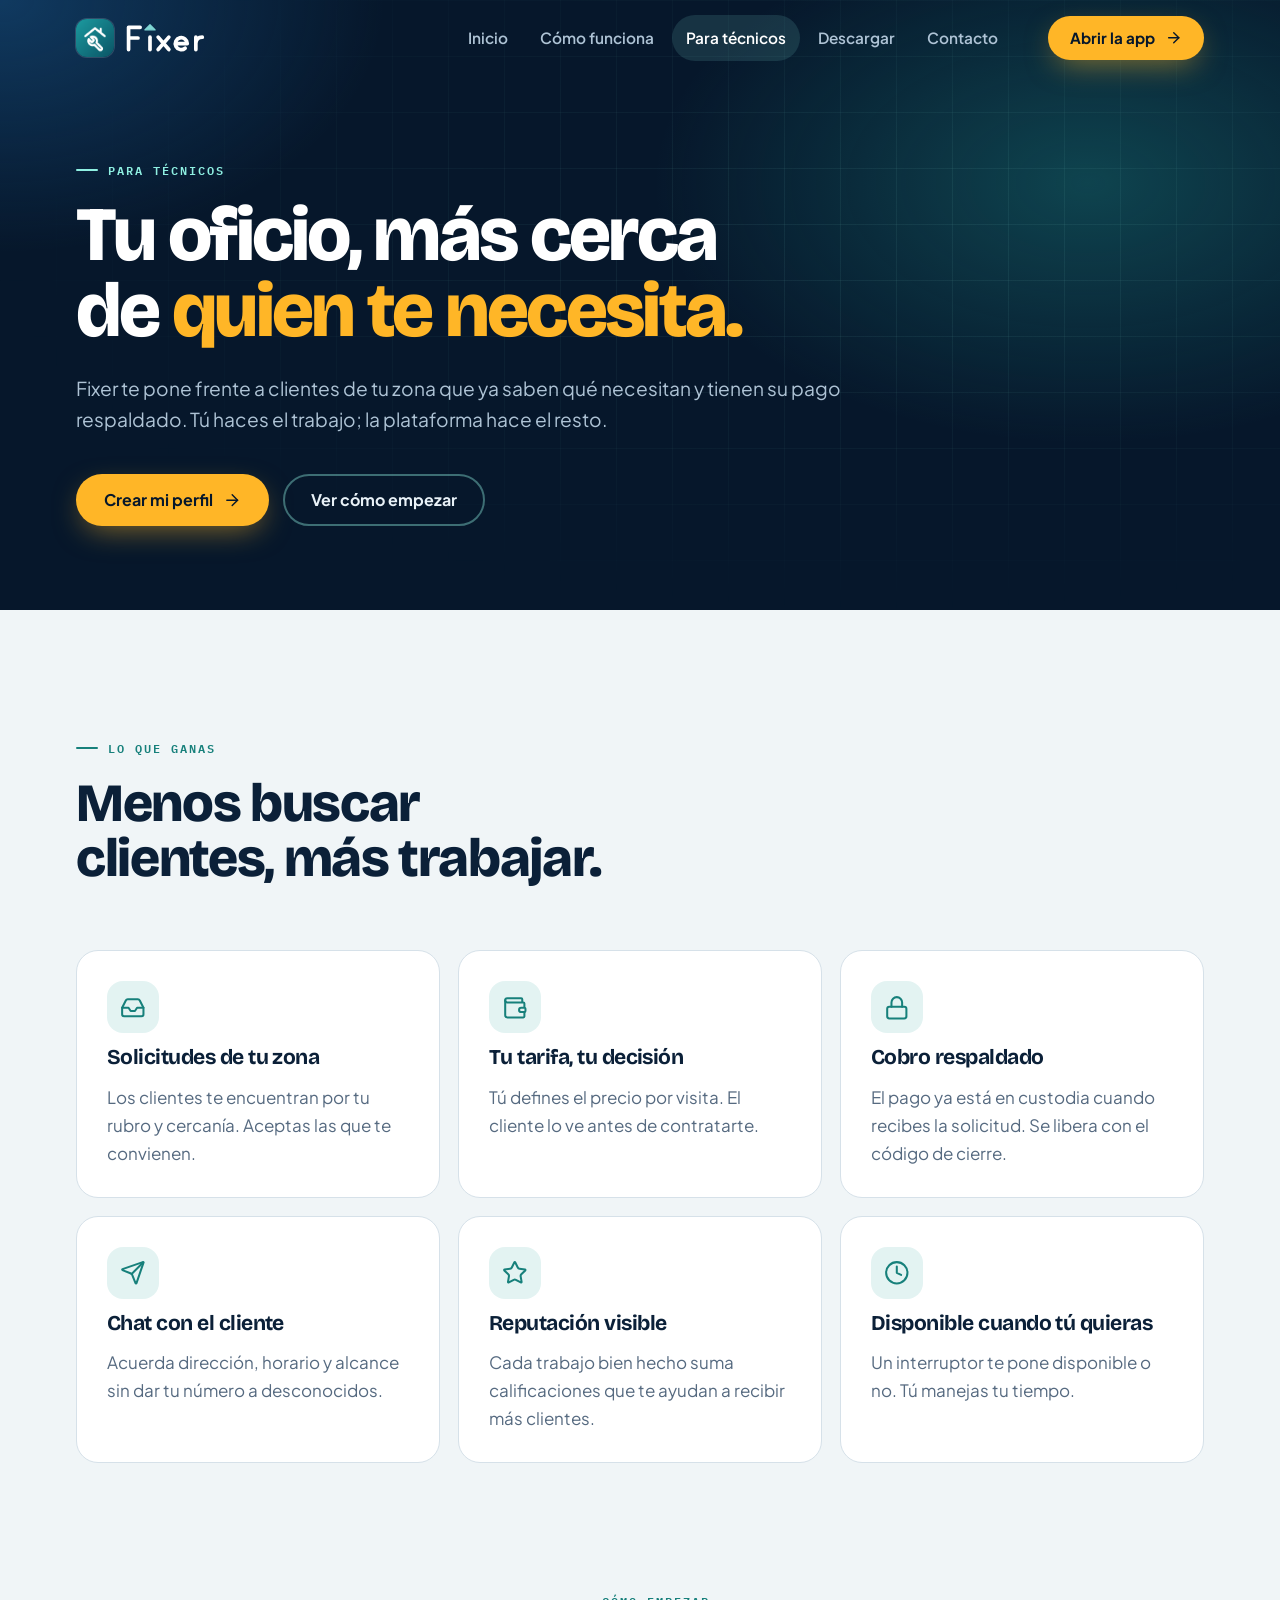
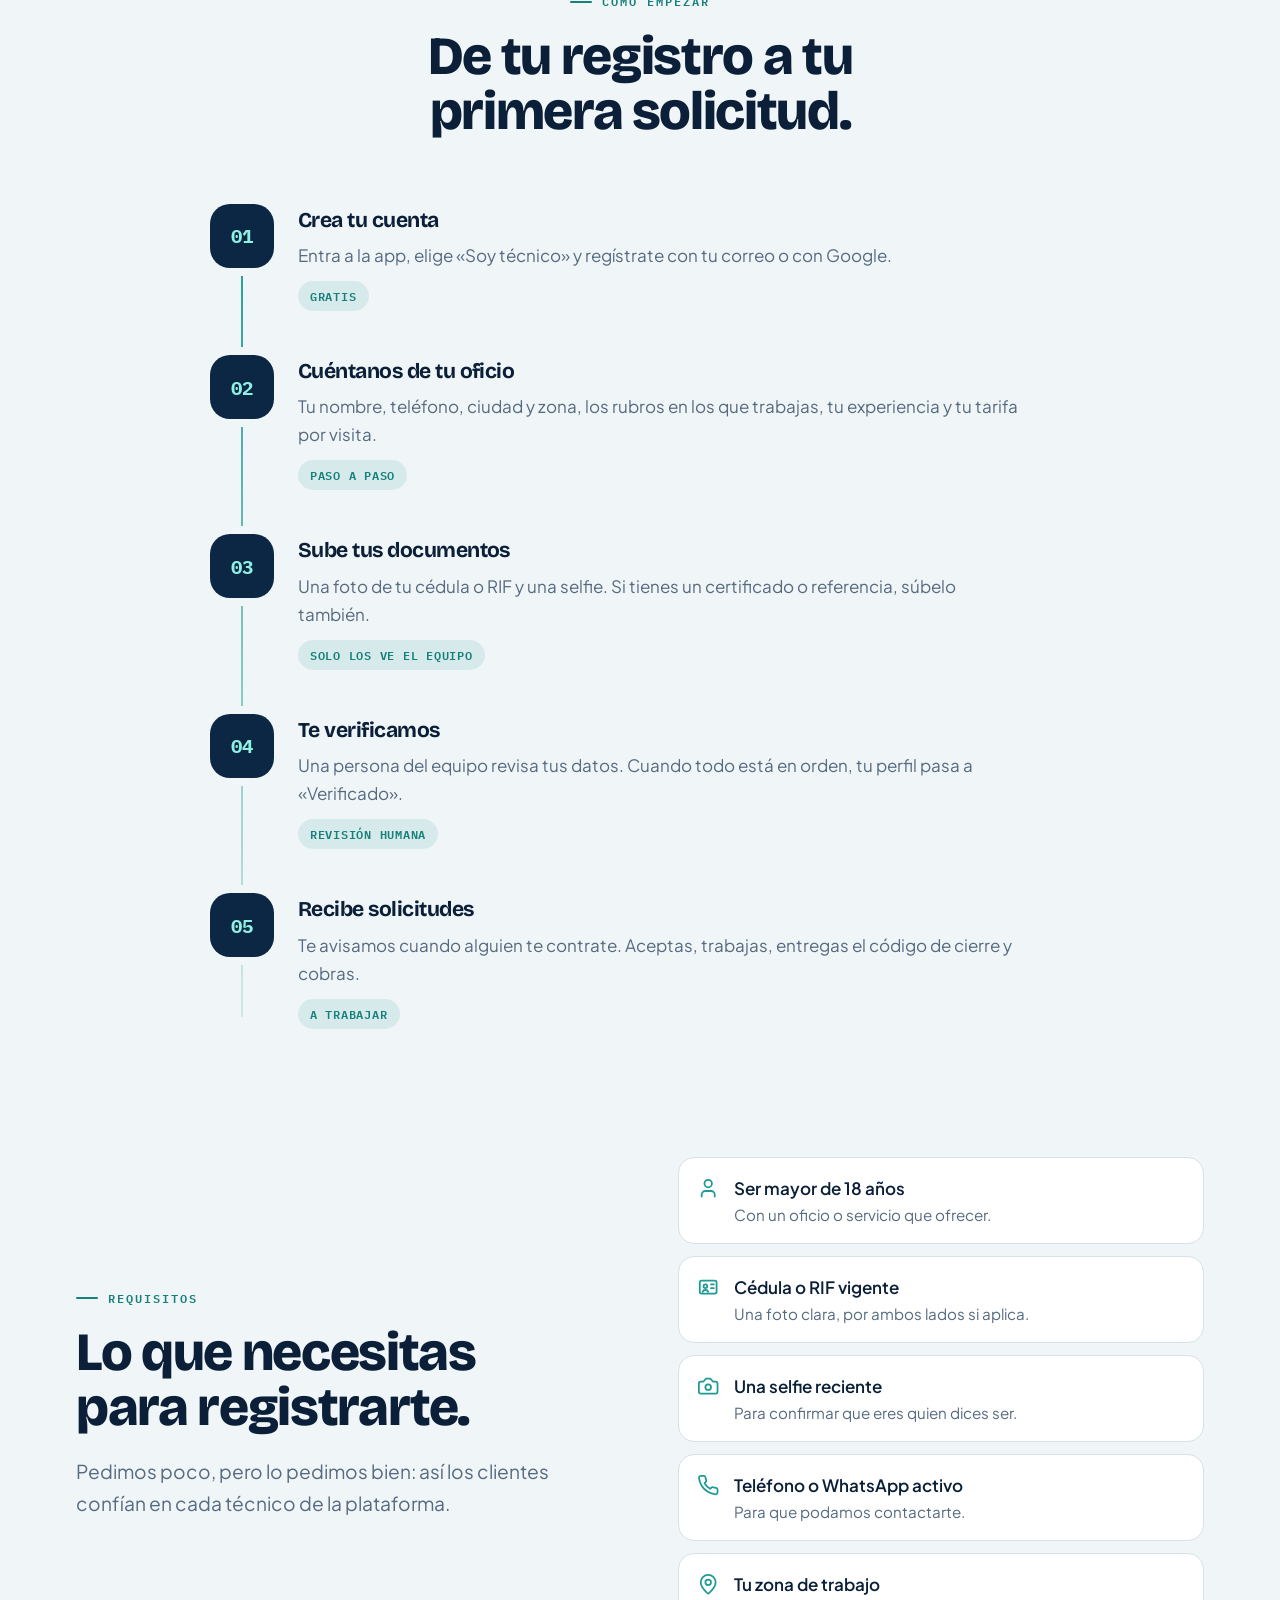
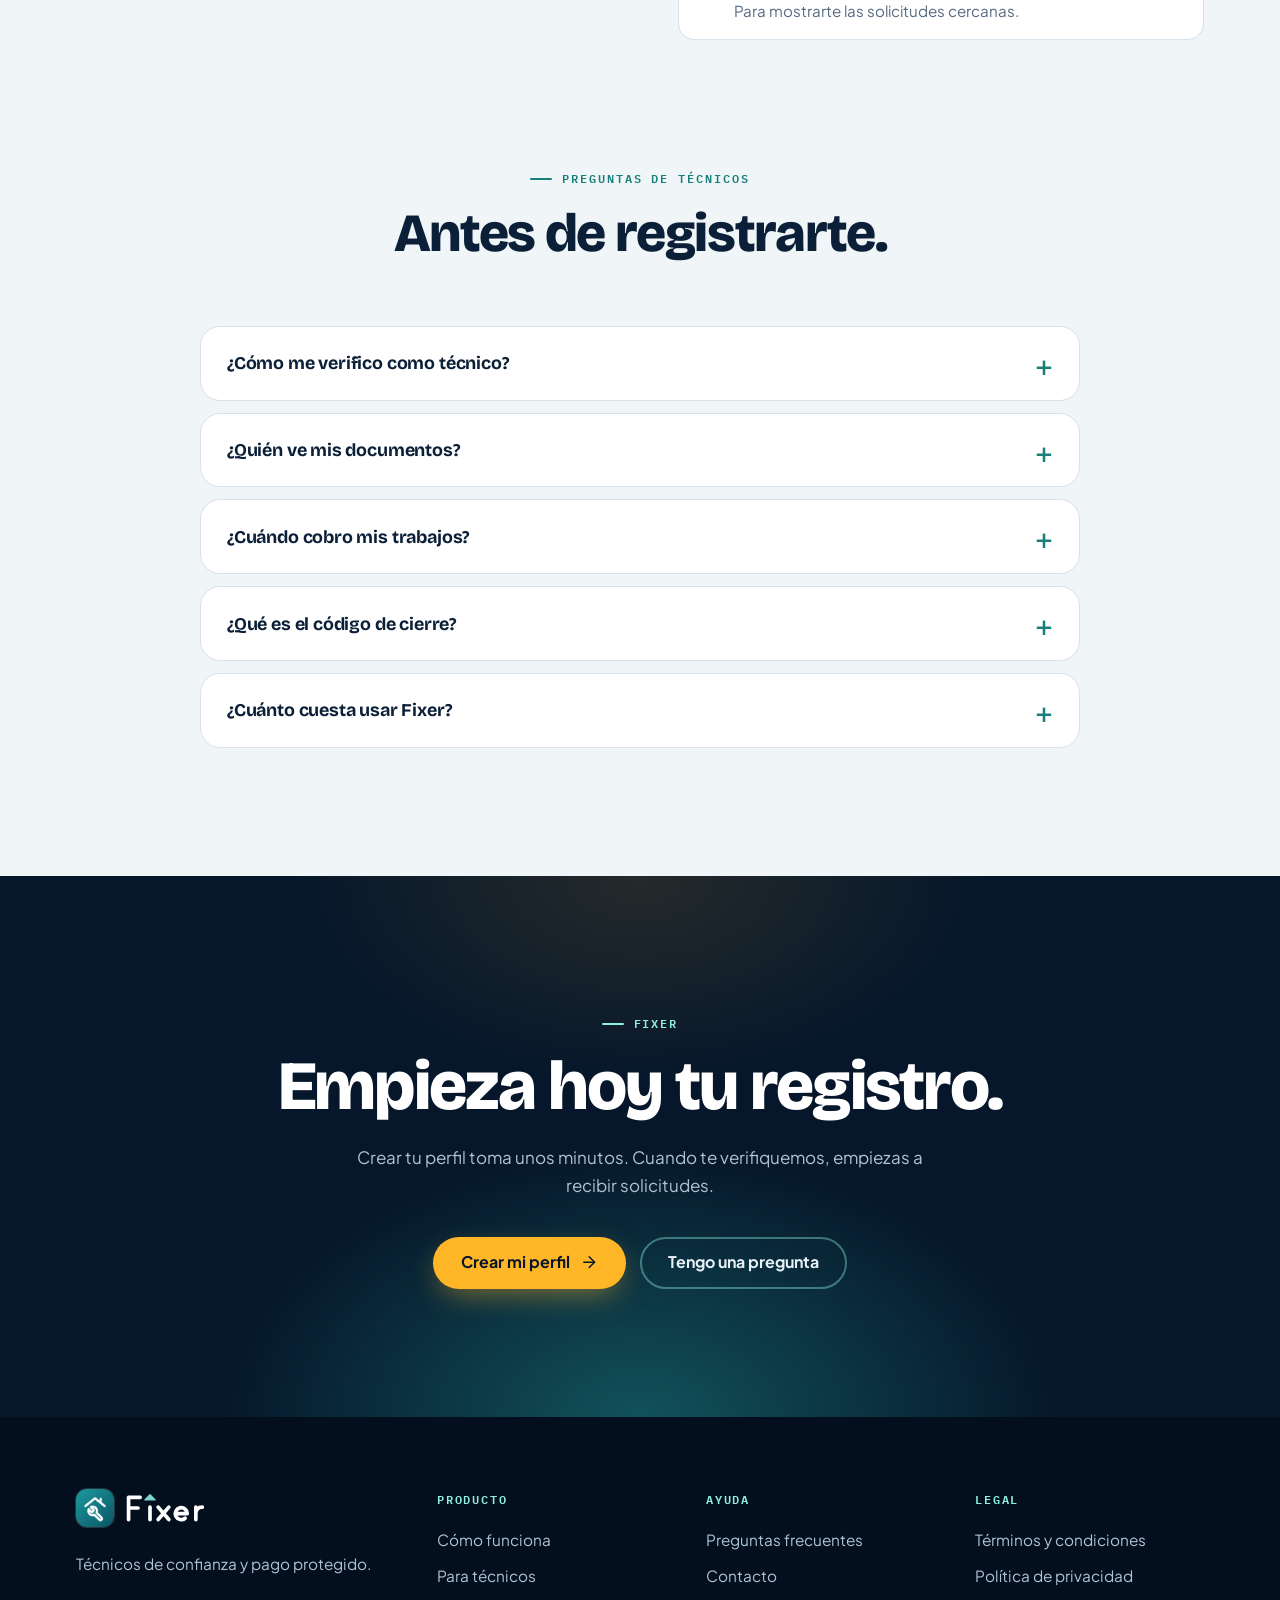
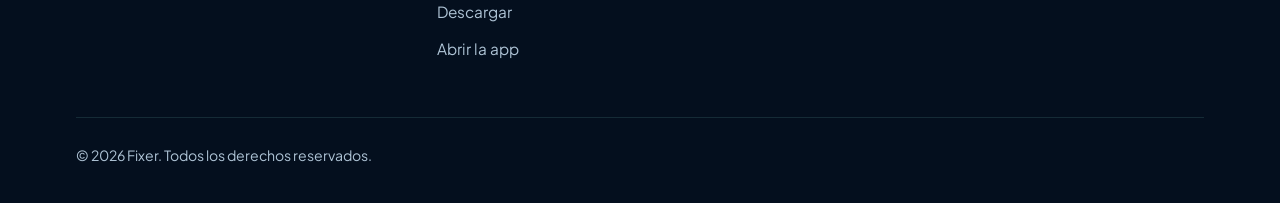
<file: sitio/tecnicos.html>
<!doctype html>
<html lang="es">
<head>
<meta charset="utf-8">
<meta name="viewport" content="width=device-width,initial-scale=1,viewport-fit=cover">
<title>Para técnicos · Únete a Fixer y recibe clientes en tu zona</title>
<meta name="description" content="Crea tu perfil en Fixer, verifícate y recibe solicitudes de clientes cerca de ti. Tú pones tu tarifa y cobras con el código de cierre.">
<meta name="theme-color" content="#06172b">
<meta property="og:type" content="website">
<meta property="og:site_name" content="Fixer">
<meta property="og:title" content="Para técnicos · Únete a Fixer y recibe clientes en tu zona">
<meta property="og:description" content="Crea tu perfil en Fixer, verifícate y recibe solicitudes de clientes cerca de ti. Tú pones tu tarifa y cobras con el código de cierre.">
<meta property="og:locale" content="es_VE">
<link rel="icon" type="image/png" href="../icon-192.png">
<link rel="apple-touch-icon" href="../icon-180.png">
<link rel="preconnect" href="https://fonts.googleapis.com">
<link rel="preconnect" href="https://fonts.gstatic.com" crossorigin>
<link rel="stylesheet" href="https://fonts.googleapis.com/css2?family=Bricolage+Grotesque:opsz,wght@12..96,500..800&family=IBM+Plex+Mono:wght@500;600&family=Plus+Jakarta+Sans:wght@400;500;600;700&display=swap">
<link rel="stylesheet" href="assets/site.css">
<script>document.documentElement.classList.add('js')</script>

</head>
<body>
<a class="skip" href="#main">Saltar al contenido</a>
<header class="site-header">
  <div class="wrap nav">
    <a class="brand" href="index.html" aria-label="Fixer, ir al inicio"><img class="brand-mark" src="../icon-192.png" alt="" width="38" height="38"><svg class="brand-wm" viewBox="0 0 190 70" role="img" aria-label="Fixer">
    <g fill="none" stroke="#ffffff" stroke-width="8.6" stroke-linecap="round" stroke-linejoin="round">
      <path class="l1" d="M6 62V10H33M6 35H28"/>
      <path class="l2" d="M56 62V33"/>
      <path class="l3" d="M75 33 100 62M100 33 75 62"/>
      <path class="l4" d="M116 48H143A14 14 0 1 0 138 59"/>
      <path class="l5" d="M163 62V33M163 47Q164 33 178 33"/>
    </g>
    <path class="dot" d="M56 4 68 16H44Z" fill="#7fd6d3" stroke="#7fd6d3" stroke-width="3" stroke-linejoin="round"/></svg></a>
    <nav class="nav-links" aria-label="Principal"><a href="index.html">Inicio</a><a href="como-funciona.html">Cómo funciona</a><a href="tecnicos.html" aria-current="page">Para técnicos</a><a href="descargar.html">Descargar</a><a href="contacto.html">Contacto</a></nav>
    <a class="btn btn-amber btn-sm nav-cta" href="../">Abrir la app <svg class="i go" viewBox="0 0 24 24" aria-hidden="true"><path d="M5 12h14"/><path d="m12 5 7 7-7 7"/></svg></a>
    <button class="menu-btn" aria-label="Abrir el menú" aria-expanded="false"><svg class="i " viewBox="0 0 24 24" aria-hidden="true"><path d="M4 7h16M4 12h16M4 17h16"/></svg></button>
  </div>
</header>
<div class="drawer" role="dialog" aria-label="Menú">
  <div class="drawer-top"><a class="brand" href="index.html"><img class="brand-mark" src="../icon-192.png" alt="" width="38" height="38"><svg class="brand-wm" viewBox="0 0 190 70" role="img" aria-label="Fixer">
    <g fill="none" stroke="#ffffff" stroke-width="8.6" stroke-linecap="round" stroke-linejoin="round">
      <path class="l1" d="M6 62V10H33M6 35H28"/>
      <path class="l2" d="M56 62V33"/>
      <path class="l3" d="M75 33 100 62M100 33 75 62"/>
      <path class="l4" d="M116 48H143A14 14 0 1 0 138 59"/>
      <path class="l5" d="M163 62V33M163 47Q164 33 178 33"/>
    </g>
    <path class="dot" d="M56 4 68 16H44Z" fill="#7fd6d3" stroke="#7fd6d3" stroke-width="3" stroke-linejoin="round"/></svg></a><button class="menu-btn drawer-close" style="display:grid;margin-left:0" aria-label="Cerrar el menú"><svg class="i " viewBox="0 0 24 24" aria-hidden="true"><path d="M18 6 6 18"/><path d="m6 6 12 12"/></svg></button></div>
  <a class="dl" href="index.html">Inicio<svg class="i " viewBox="0 0 24 24" aria-hidden="true"><path d="M5 12h14"/><path d="m12 5 7 7-7 7"/></svg></a><a class="dl" href="como-funciona.html">Cómo funciona<svg class="i " viewBox="0 0 24 24" aria-hidden="true"><path d="M5 12h14"/><path d="m12 5 7 7-7 7"/></svg></a><a class="dl" href="tecnicos.html" aria-current="page">Para técnicos<svg class="i " viewBox="0 0 24 24" aria-hidden="true"><path d="M5 12h14"/><path d="m12 5 7 7-7 7"/></svg></a><a class="dl" href="descargar.html">Descargar<svg class="i " viewBox="0 0 24 24" aria-hidden="true"><path d="M5 12h14"/><path d="m12 5 7 7-7 7"/></svg></a><a class="dl" href="contacto.html">Contacto<svg class="i " viewBox="0 0 24 24" aria-hidden="true"><path d="M5 12h14"/><path d="m12 5 7 7-7 7"/></svg></a>
  <a class="btn btn-amber" href="../">Abrir la app <svg class="i go" viewBox="0 0 24 24" aria-hidden="true"><path d="M5 12h14"/><path d="m12 5 7 7-7 7"/></svg></a>
</div>
<main id="main">


<section class="page-hero dark">
  <div class="wrap">
    <span class="eyebrow">Para técnicos</span>
    <h1>Tu oficio, más cerca de <em>quien te necesita.</em></h1>
    <p class="lead">Fixer te pone frente a clientes de tu zona que ya saben qué necesitan y tienen su pago respaldado. Tú haces el trabajo; la plataforma hace el resto.</p>
    <div class="hero-cta"><a class="btn btn-amber" href="../">Crear mi perfil <svg class="i go" viewBox="0 0 24 24" aria-hidden="true"><path d="M5 12h14"/><path d="m12 5 7 7-7 7"/></svg></a><a class="btn btn-ghost" href="#pasos">Ver cómo empezar</a></div>
  </div>
</section>

<section class="section">
  <div class="wrap">
    <div class="sec-head reveal"><span class="eyebrow">Lo que ganas</span><h2>Menos buscar clientes, más trabajar.</h2></div>
    <div class="cards3">
      <div class="card reveal" style="--d:0s"><span class="ico"><svg class="i " viewBox="0 0 24 24" aria-hidden="true"><polyline points="22 12 16 12 14 15 10 15 8 12 2 12"/><path d="M5.45 5.11 2 12v6a2 2 0 0 0 2 2h16a2 2 0 0 0 2-2v-6l-3.45-6.89A2 2 0 0 0 16.76 4H7.24a2 2 0 0 0-1.79 1.11z"/></svg></span><h3>Solicitudes de tu zona</h3><p>Los clientes te encuentran por tu rubro y cercanía. Aceptas las que te convienen.</p></div><div class="card reveal" style="--d:0.08s"><span class="ico"><svg class="i " viewBox="0 0 24 24" aria-hidden="true"><path d="M19 7V4a1 1 0 0 0-1-1H5a2 2 0 0 0 0 4h15a1 1 0 0 1 1 1v4h-3a2 2 0 0 0 0 4h3a1 1 0 0 0 1-1v-2a1 1 0 0 0-1-1"/><path d="M3 5v14a2 2 0 0 0 2 2h15a1 1 0 0 0 1-1v-4"/></svg></span><h3>Tu tarifa, tu decisión</h3><p>Tú defines el precio por visita. El cliente lo ve antes de contratarte.</p></div><div class="card reveal" style="--d:0.16s"><span class="ico"><svg class="i " viewBox="0 0 24 24" aria-hidden="true"><rect width="18" height="11" x="3" y="11" rx="2"/><path d="M7 11V7a5 5 0 0 1 10 0v4"/></svg></span><h3>Cobro respaldado</h3><p>El pago ya está en custodia cuando recibes la solicitud. Se libera con el código de cierre.</p></div><div class="card reveal" style="--d:0s"><span class="ico"><svg class="i " viewBox="0 0 24 24" aria-hidden="true"><path d="M14.536 21.686a.5.5 0 0 0 .937-.024l6.5-19a.496.496 0 0 0-.635-.635l-19 6.5a.5.5 0 0 0-.024.937l7.93 3.18a2 2 0 0 1 1.112 1.11z"/><path d="m21.854 2.147-10.94 10.939"/></svg></span><h3>Chat con el cliente</h3><p>Acuerda dirección, horario y alcance sin dar tu número a desconocidos.</p></div><div class="card reveal" style="--d:0.08s"><span class="ico"><svg class="i " viewBox="0 0 24 24" aria-hidden="true"><path d="M11.525 2.295a.53.53 0 0 1 .95 0l2.31 4.679a2.123 2.123 0 0 0 1.595 1.16l5.166.756a.53.53 0 0 1 .294.904l-3.736 3.638a2.123 2.123 0 0 0-.611 1.878l.882 5.14a.53.53 0 0 1-.771.56l-4.618-2.428a2.122 2.122 0 0 0-1.973 0L6.396 21.01a.53.53 0 0 1-.77-.56l.881-5.139a2.122 2.122 0 0 0-.611-1.879L2.16 9.795a.53.53 0 0 1 .294-.906l5.165-.755a2.122 2.122 0 0 0 1.597-1.16z"/></svg></span><h3>Reputación visible</h3><p>Cada trabajo bien hecho suma calificaciones que te ayudan a recibir más clientes.</p></div><div class="card reveal" style="--d:0.16s"><span class="ico"><svg class="i " viewBox="0 0 24 24" aria-hidden="true"><circle cx="12" cy="12" r="10"/><polyline points="12 6 12 12 16 14"/></svg></span><h3>Disponible cuando tú quieras</h3><p>Un interruptor te pone disponible o no. Tú manejas tu tiempo.</p></div>
    </div>
  </div>
</section>

<section class="section" id="pasos" style="padding-top:0">
  <div class="wrap">
    <div class="sec-head center reveal"><span class="eyebrow">Cómo empezar</span><h2>De tu registro a tu primera solicitud.</h2></div>
    <div class="timeline">
      <div class="tl-item reveal"><div class="tl-n">01</div><div><h3>Crea tu cuenta</h3><p>Entra a la app, elige «Soy técnico» y regístrate con tu correo o con Google.</p><span class="tag">Gratis</span></div></div><div class="tl-item reveal"><div class="tl-n">02</div><div><h3>Cuéntanos de tu oficio</h3><p>Tu nombre, teléfono, ciudad y zona, los rubros en los que trabajas, tu experiencia y tu tarifa por visita.</p><span class="tag">Paso a paso</span></div></div><div class="tl-item reveal"><div class="tl-n">03</div><div><h3>Sube tus documentos</h3><p>Una foto de tu cédula o RIF y una selfie. Si tienes un certificado o referencia, súbelo también.</p><span class="tag">Solo los ve el equipo</span></div></div><div class="tl-item reveal"><div class="tl-n">04</div><div><h3>Te verificamos</h3><p>Una persona del equipo revisa tus datos. Cuando todo está en orden, tu perfil pasa a «Verificado».</p><span class="tag">Revisión humana</span></div></div><div class="tl-item reveal"><div class="tl-n">05</div><div><h3>Recibe solicitudes</h3><p>Te avisamos cuando alguien te contrate. Aceptas, trabajas, entregas el código de cierre y cobras.</p><span class="tag">A trabajar</span></div></div>
    </div>
  </div>
</section>

<section class="section" style="padding-top:0">
  <div class="wrap split">
    <div class="reveal"><span class="eyebrow">Requisitos</span><h2 style="margin-top:18px">Lo que necesitas para registrarte.</h2><p class="lead" style="margin-top:20px">Pedimos poco, pero lo pedimos bien: así los clientes confían en cada técnico de la plataforma.</p></div>
    <ul class="reqs reveal" style="--d:.1s">
      <li><svg class="i " viewBox="0 0 24 24" aria-hidden="true"><path d="M19 21v-2a4 4 0 0 0-4-4H9a4 4 0 0 0-4 4v2"/><circle cx="12" cy="7" r="4"/></svg><div>Ser mayor de 18 años<span>Con un oficio o servicio que ofrecer.</span></div></li>
      <li><svg class="i " viewBox="0 0 24 24" aria-hidden="true"><rect width="18" height="14" x="3" y="5" rx="2"/><circle cx="9" cy="11" r="2"/><path d="M15 9h3M15 13h3M6 17c.5-1.5 1.5-2 3-2s2.5.5 3 2"/></svg><div>Cédula o RIF vigente<span>Una foto clara, por ambos lados si aplica.</span></div></li>
      <li><svg class="i " viewBox="0 0 24 24" aria-hidden="true"><path d="M14.5 4h-5L7 7H4a2 2 0 0 0-2 2v9a2 2 0 0 0 2 2h16a2 2 0 0 0 2-2V9a2 2 0 0 0-2-2h-3z"/><circle cx="12" cy="13" r="3"/></svg><div>Una selfie reciente<span>Para confirmar que eres quien dices ser.</span></div></li>
      <li><svg class="i " viewBox="0 0 24 24" aria-hidden="true"><path d="M22 16.92v3a2 2 0 0 1-2.18 2 19.79 19.79 0 0 1-8.63-3.07 19.5 19.5 0 0 1-6-6 19.79 19.79 0 0 1-3.07-8.67A2 2 0 0 1 4.11 2h3a2 2 0 0 1 2 1.72c.127.96.361 1.903.7 2.81a2 2 0 0 1-.45 2.11L8.09 9.91a16 16 0 0 0 6 6l1.27-1.27a2 2 0 0 1 2.11-.45c.907.339 1.85.573 2.81.7A2 2 0 0 1 22 16.92z"/></svg><div>Teléfono o WhatsApp activo<span>Para que podamos contactarte.</span></div></li>
      <li><svg class="i " viewBox="0 0 24 24" aria-hidden="true"><path d="M20 10c0 4.993-5.539 10.193-7.399 11.799a1 1 0 0 1-1.202 0C9.539 20.193 4 14.993 4 10a8 8 0 0 1 16 0"/><circle cx="12" cy="10" r="3"/></svg><div>Tu zona de trabajo<span>Para mostrarte las solicitudes cercanas.</span></div></li>
    </ul>
  </div>
</section>

<section class="section" id="faq" style="padding-top:0">
  <div class="wrap">
    <div class="sec-head center reveal"><span class="eyebrow">Preguntas de técnicos</span><h2>Antes de registrarte.</h2></div>
    <div class="faq reveal"><details><summary>¿Cómo me verifico como técnico?</summary><div class="ans"><p>Creas tu cuenta, completas tu perfil (oficio, experiencia y tarifa) y subes una foto de tu cédula o RIF y una selfie. Nuestro equipo revisa esos documentos y, si todo está en orden, tu perfil pasa a «Verificado».</p></div></details><details><summary>¿Quién ve mis documentos?</summary><div class="ans"><p>Solo tú y el equipo que verifica técnicos. Los clientes nunca ven tu cédula ni tus fotos; solo ven tu nombre, zona, rubros, tarifa y si estás verificado.</p></div></details><details><summary>¿Cuándo cobro mis trabajos?</summary><div class="ans"><p>Cuando tu cliente ingresa el código de cierre que le das al terminar. Los plazos y la forma de recibir el dinero se anunciarán antes de abrir el cobro en la app.</p></div></details><details><summary>¿Qué es el código de cierre?</summary><div class="ans"><p>Es un código de cuatro dígitos que el técnico te da cuando termina el trabajo. Al ingresarlo en la app, confirmas que todo está en orden y el pago se libera. Sin ese código, el dinero no se mueve.</p></div></details><details><summary>¿Cuánto cuesta usar Fixer?</summary><div class="ans"><p>Buscar y contactar técnicos es gratis. Pagas la tarifa del servicio que define cada técnico, y la ves antes de contratar. Los detalles de comisiones se publicarán antes de abrir el cobro en la app.</p></div></details></div>
  </div>
</section>


<section class="section cta dark">
  <div class="wrap">
    <span class="eyebrow">Fixer</span>
    <h2 style="margin-top:18px">Empieza hoy tu registro.</h2>
    <p>Crear tu perfil toma unos minutos. Cuando te verifiquemos, empiezas a recibir solicitudes.</p>
    <div class="hero-cta"><a class="btn btn-amber" href="../">Crear mi perfil <svg class="i go" viewBox="0 0 24 24" aria-hidden="true"><path d="M5 12h14"/><path d="m12 5 7 7-7 7"/></svg></a><a class="btn btn-ghost" href="contacto.html">Tengo una pregunta</a></div>
  </div>
</section>

</main>
<footer class="site-footer">
  <div class="wrap">
    <div class="foot-grid">
      <div class="foot-brand">
        <a class="brand" href="index.html"><img class="brand-mark" src="../icon-192.png" alt="" width="38" height="38"><svg class="brand-wm" viewBox="0 0 190 70" role="img" aria-label="Fixer">
    <g fill="none" stroke="#ffffff" stroke-width="8.6" stroke-linecap="round" stroke-linejoin="round">
      <path class="l1" d="M6 62V10H33M6 35H28"/>
      <path class="l2" d="M56 62V33"/>
      <path class="l3" d="M75 33 100 62M100 33 75 62"/>
      <path class="l4" d="M116 48H143A14 14 0 1 0 138 59"/>
      <path class="l5" d="M163 62V33M163 47Q164 33 178 33"/>
    </g>
    <path class="dot" d="M56 4 68 16H44Z" fill="#7fd6d3" stroke="#7fd6d3" stroke-width="3" stroke-linejoin="round"/></svg></a>
        <p>Técnicos de confianza y pago protegido.</p>
      </div>
      <div><h4>Producto</h4><ul><li><a href="como-funciona.html">Cómo funciona</a></li><li><a href="tecnicos.html">Para técnicos</a></li><li><a href="descargar.html">Descargar</a></li><li><a href="../">Abrir la app</a></li></ul></div>
      <div><h4>Ayuda</h4><ul><li><a href="como-funciona.html#faq">Preguntas frecuentes</a></li><li><a href="contacto.html">Contacto</a></li></ul></div>
      <div><h4>Legal</h4><ul><li><a href="legal.html#terms">Términos y condiciones</a></li><li><a href="legal.html#priv">Política de privacidad</a></li></ul></div>
    </div>
    <div class="foot-bottom"><span>© <span id="year">2026</span> Fixer. Todos los derechos reservados.</span></div>
  </div>
</footer>

<script src="assets/site.js"></script>
</body>
</html>
</file>
<file: sitio/assets/site.css>
/* ============================================================
   Fixer · sitio web
   Idea: taller de precisión. Plano técnico azul marino, verde
   azulado de la marca y un ámbar de señal para lo que importa
   (el botón principal y el código de cierre).
   ============================================================ */
:root {
  --ink: #06172b;
  --navy: #0c2744;
  --navy-2: #123a62;
  --teal: #1f9a94;
  --teal-2: #17807b;
  --mint: #8ff0e2;
  --amber: #ffb627;
  --amber-2: #ffcb5c;
  --paper: #f0f5f7;
  --white: #ffffff;
  --text: #0b2038;
  --muted: #566a80;
  --line: #d6e1e9;
  --on-dark: #e8f1f7;
  --on-dark-muted: #aec3d5;
  --radius: 22px;
  --f-display: "Bricolage Grotesque", "Plus Jakarta Sans", system-ui, sans-serif;
  --f-body: "Plus Jakarta Sans", system-ui, -apple-system, "Segoe UI", sans-serif;
  --f-mono: "IBM Plex Mono", ui-monospace, "SF Mono", Menlo, monospace;
  --gutter: clamp(20px, 5vw, 56px);
  --section: clamp(72px, 10vw, 132px);
}
*, *::before, *::after { box-sizing: border-box; }
html { scroll-behavior: smooth; -webkit-text-size-adjust: 100%; }
body { margin: 0; background: var(--paper); color: var(--text); font-family: var(--f-body); font-size: 1.0625rem; line-height: 1.65; -webkit-font-smoothing: antialiased; text-rendering: optimizeLegibility; }
img, svg { max-width: 100%; display: block; }
a { color: inherit; }
button, input, select, textarea { font: inherit; color: inherit; }
h1, h2, h3, h4, p, ul, ol, figure { margin: 0; }
ul, ol { padding: 0; list-style: none; }
:focus-visible { outline: 3px solid var(--amber); outline-offset: 3px; border-radius: 6px; }
.sr-only { position: absolute; width: 1px; height: 1px; overflow: hidden; clip: rect(0 0 0 0); white-space: nowrap; }
.skip { position: absolute; left: 12px; top: -60px; background: var(--amber); color: var(--ink); padding: 10px 16px; border-radius: 10px; font-weight: 700; z-index: 100; transition: top .2s; }
.skip:focus { top: 12px; }
svg.i { width: 1em; height: 1em; fill: none; stroke: currentColor; stroke-width: 1.9; stroke-linecap: round; stroke-linejoin: round; flex: none; }

.wrap { width: 100%; max-width: 1240px; margin-inline: auto; padding-inline: var(--gutter); }
.section { padding-block: var(--section); position: relative; }
.eyebrow { font-family: var(--f-mono); font-weight: 600; font-size: .78rem; letter-spacing: .16em; text-transform: uppercase; color: var(--teal-2); display: inline-flex; align-items: center; gap: 10px; }
.eyebrow::before { content: ""; width: 22px; height: 2px; background: currentColor; border-radius: 2px; }
.dark .eyebrow { color: var(--mint); }
h1, h2, h3 { font-family: var(--f-display); letter-spacing: -.025em; text-wrap: balance; }
h2 { font-size: clamp(2rem, 4.2vw, 3.5rem); line-height: 1.02; font-weight: 800; }
h3 { font-size: 1.32rem; line-height: 1.2; font-weight: 700; }
.lead { font-size: clamp(1.1rem, 1.5vw, 1.3rem); color: var(--muted); max-width: 58ch; }
.dark .lead { color: var(--on-dark-muted); }
.sec-head { display: grid; gap: 18px; margin-bottom: clamp(36px, 5vw, 64px); max-width: 760px; }
.sec-head.center { margin-inline: auto; text-align: center; justify-items: center; }
.dark { background: var(--ink); color: var(--on-dark); }

/* ---------- Botones ---------- */
.btn { display: inline-flex; align-items: center; justify-content: center; gap: 10px; min-height: 52px; padding: 0 26px; border-radius: 999px; font-weight: 700; font-size: 1rem; text-decoration: none; border: 2px solid transparent; cursor: pointer; transition: transform .18s cubic-bezier(.2, .8, .2, 1), box-shadow .2s, background .2s, color .2s; white-space: nowrap; }
.btn:active { transform: scale(.97); }
.btn svg { font-size: 1.15em; transition: transform .2s; }
.btn:hover svg.go { transform: translateX(4px); }
.btn-amber { background: var(--amber); color: var(--ink); box-shadow: 0 10px 30px -8px rgba(255, 182, 39, .55); }
.btn-amber:hover { background: var(--amber-2); transform: translateY(-2px); box-shadow: 0 16px 36px -8px rgba(255, 182, 39, .65); }
.btn-ghost { border-color: rgba(143, 240, 226, .4); color: var(--on-dark); }
.btn-ghost:hover { background: rgba(143, 240, 226, .12); border-color: var(--mint); }
.btn-navy { background: var(--navy); color: #fff; }
.btn-navy:hover { background: var(--navy-2); transform: translateY(-2px); }
.btn-line { border-color: var(--line); background: #fff; color: var(--text); }
.btn-line:hover { border-color: var(--teal); color: var(--teal-2); }
.btn-sm { min-height: 44px; padding: 0 20px; font-size: .95rem; }

/* ---------- Cabecera ---------- */
.site-header { position: fixed; inset: 0 0 auto 0; z-index: 50; transition: background .3s, backdrop-filter .3s, box-shadow .3s; }
.site-header.solid { background: rgba(6, 23, 43, .82); backdrop-filter: blur(16px) saturate(1.3); -webkit-backdrop-filter: blur(16px) saturate(1.3); box-shadow: 0 1px 0 rgba(143, 240, 226, .12); }
.nav { height: 76px; display: flex; align-items: center; gap: 28px; }
.brand { display: inline-flex; align-items: center; gap: 12px; text-decoration: none; color: #fff; }
.brand-mark { width: 38px; height: 38px; border-radius: 11px; display: block; box-shadow: 0 0 0 1px rgba(255, 255, 255, .15); }
.brand-wm { height: 30px; width: auto; display: block; overflow: visible; }
.brand-word { font-family: var(--f-display); font-weight: 800; font-size: 1.55rem; letter-spacing: -.04em; line-height: 1; }
.nav-links { display: flex; gap: 4px; margin-left: auto; align-items: center; }
.nav-links a { color: var(--on-dark-muted); text-decoration: none; font-weight: 600; font-size: .96rem; padding: 10px 14px; border-radius: 999px; transition: color .2s, background .2s; }
.nav-links a:hover { color: #fff; background: rgba(255, 255, 255, .07); }
.nav-links a[aria-current="page"] { color: #fff; background: rgba(143, 240, 226, .13); }
.nav-cta { margin-left: 8px; }
.menu-btn { display: none; margin-left: auto; width: 48px; height: 48px; border-radius: 14px; border: 1px solid rgba(143, 240, 226, .3); background: rgba(255, 255, 255, .05); color: #fff; font-size: 1.5rem; place-items: center; cursor: pointer; }
.drawer { position: fixed; inset: 0; z-index: 60; background: var(--ink); padding: 22px var(--gutter) 40px; display: flex; flex-direction: column; gap: 8px; transform: translateY(-102%); visibility: hidden; transition: transform .45s cubic-bezier(.2, .8, .2, 1), visibility 0s .45s; overflow-y: auto; }
.drawer.open { transform: none; visibility: visible; transition: transform .45s cubic-bezier(.2, .8, .2, 1); }
.drawer-top { display: flex; justify-content: space-between; align-items: center; height: 54px; margin-bottom: 18px; }
.drawer a.dl { font-family: var(--f-display); font-weight: 800; font-size: 2.2rem; letter-spacing: -.03em; color: #fff; text-decoration: none; padding: 10px 0; border-bottom: 1px solid rgba(143, 240, 226, .14); display: flex; justify-content: space-between; align-items: center; }
.drawer a.dl[aria-current="page"] { color: var(--mint); }
.drawer .btn { margin-top: 24px; width: 100%; }

/* ---------- Hero ---------- */
.hero { position: relative; background:
  radial-gradient(900px 520px at 78% 42%, rgba(31, 154, 148, .38), transparent 62%),
  radial-gradient(760px 520px at 4% -6%, rgba(24, 86, 140, .6), transparent 60%), var(--ink);
  color: var(--on-dark); padding: 150px 0 96px; overflow: hidden; isolation: isolate; }
.hero::before { content: ""; position: absolute; inset: 0; z-index: -1; background-image: linear-gradient(rgba(143, 240, 226, .07) 1px, transparent 1px), linear-gradient(90deg, rgba(143, 240, 226, .07) 1px, transparent 1px); background-size: 56px 56px; -webkit-mask-image: radial-gradient(ellipse at 62% 42%, #000 18%, transparent 74%); mask-image: radial-gradient(ellipse at 62% 42%, #000 18%, transparent 74%); }
.hero-grid { display: grid; grid-template-columns: minmax(0, 1.08fr) minmax(0, .92fr); gap: clamp(32px, 5vw, 72px); align-items: center; }
.badge-live { display: inline-flex; align-items: center; gap: 10px; padding: 8px 16px 8px 12px; border: 1px solid rgba(143, 240, 226, .28); border-radius: 999px; background: rgba(143, 240, 226, .07); font-size: .9rem; font-weight: 600; color: var(--mint); margin-bottom: 26px; }
.badge-live i { width: 9px; height: 9px; border-radius: 50%; background: var(--mint); box-shadow: 0 0 0 0 rgba(143, 240, 226, .7); animation: ping 2.2s infinite; }
@keyframes ping { 70% { box-shadow: 0 0 0 11px rgba(143, 240, 226, 0); } 100% { box-shadow: 0 0 0 0 rgba(143, 240, 226, 0); } }
.hero h1 { font-size: clamp(2.7rem, 6.6vw, 5.5rem); line-height: .96; font-weight: 800; color: #fff; letter-spacing: -.035em; }
.hero h1 em { font-style: normal; color: var(--amber); position: relative; white-space: nowrap; }
.hero h1 em::after { content: ""; position: absolute; left: 0; right: 0; bottom: -.04em; height: .1em; background: var(--amber); border-radius: 4px; transform-origin: left; animation: draw 1.1s .6s cubic-bezier(.2, .8, .2, 1) both; }
@keyframes draw { from { transform: scaleX(0); } }
.hero .lead { margin-top: 28px; max-width: 52ch; }
.hero-cta { display: flex; flex-wrap: wrap; gap: 14px; margin-top: 38px; }
.hero-proof { display: flex; flex-wrap: wrap; gap: 10px 26px; margin-top: 42px; color: var(--on-dark-muted); font-size: .95rem; font-weight: 600; }
.hero-proof span { display: inline-flex; align-items: center; gap: 8px; }
.hero-proof svg { color: var(--mint); font-size: 1.15rem; }

/* ---------- Teléfono ---------- */
.phone-stage { position: relative; display: grid; place-items: center; min-height: 600px; }
.phone { position: relative; width: min(310px, 78vw); aspect-ratio: 310 / 640; border-radius: 48px; padding: 11px; background: linear-gradient(150deg, #1d3552, #07101d 55%); box-shadow: 0 0 0 1.5px rgba(143, 240, 226, .25), 0 50px 90px -20px rgba(0, 0, 0, .75), 0 0 120px -10px rgba(31, 154, 148, .45); transform: rotate(3.5deg); animation: bob 7s ease-in-out infinite; }
@keyframes bob { 50% { transform: rotate(3.5deg) translateY(-12px); } }
.phone::before { content: ""; position: absolute; top: 20px; left: 50%; width: 92px; height: 26px; border-radius: 20px; background: #02060c; transform: translateX(-50%); z-index: 5; }
.screen { position: relative; width: 100%; height: 100%; border-radius: 38px; overflow: hidden; background: #0e1a27; color: #fff; font-size: 12px; line-height: 1.35; }
.scr-head { padding: 52px 16px 18px; background: linear-gradient(135deg, #1f4a73, #25788a 65%, #2a9090); border-radius: 0 0 26px 26px; }
.scr-top { display: flex; justify-content: space-between; align-items: center; font-weight: 800; font-family: var(--f-display); font-size: 17px; letter-spacing: -.03em; }
.scr-pill { font: 600 9px var(--f-body); background: rgba(255, 255, 255, .92); color: #1d3b63; padding: 4px 8px; border-radius: 99px; white-space: nowrap; }
.scr-hi { margin-top: 14px; font: 800 20px var(--f-display); letter-spacing: -.03em; }
.scr-sub { opacity: .85; margin-top: 2px; }
.scr-search { margin-top: 12px; background: #15263a; border-radius: 14px; padding: 10px 12px; color: #93a4ba; display: flex; align-items: center; gap: 8px; }
.scr-search svg { color: #4fb8b8; }
.scr-rubros { display: grid; grid-template-columns: repeat(4, 1fr); gap: 7px; padding: 14px 12px 0; }
.scr-rubros div { background: #152638; border: 1px solid #243850; border-radius: 12px; padding: 9px 2px 7px; text-align: center; font-size: 8.5px; font-weight: 600; display: grid; justify-items: center; gap: 5px; }
.scr-rubros svg { font-size: 17px; }
.scr-card { margin: 12px 12px 0; background: #152638; border: 1px solid #243850; border-radius: 16px; padding: 11px; display: flex; gap: 10px; }
.scr-av { width: 38px; height: 38px; border-radius: 11px; background: #3b4a5e; display: grid; place-items: center; font-weight: 800; font-size: 13px; flex: none; position: relative; }
.scr-av::after { content: ""; position: absolute; right: -3px; bottom: -3px; width: 10px; height: 10px; border-radius: 50%; background: #12a77a; border: 2px solid #152638; }
.scr-card b { font: 700 12.5px var(--f-display); display: flex; align-items: center; gap: 5px; }
.scr-card b svg { color: #6aa7de; font-size: 12px; }
.scr-card small { display: block; color: #93a4ba; font-size: 10px; }
.scr-card .tags { display: flex; gap: 5px; margin-top: 5px; }
.scr-card .tags span { font-size: 8.5px; font-weight: 700; padding: 2px 7px; border-radius: 99px; background: #17404a; color: #7fd6d3; }
.scr-card .tags span.pro { background: #3a2f13; color: #f2c14e; }
.scr-card .price { margin-left: auto; text-align: right; font: 800 14px var(--f-display); color: #6aa7de; align-self: flex-end; }
.scr-card .price small { font: 500 8.5px var(--f-body); }
.scr-nav { position: absolute; left: 0; right: 0; bottom: 0; height: 52px; background: #152638; border-top: 1px solid #243850; display: flex; justify-content: space-around; align-items: center; color: #93a4ba; font-size: 15px; }
.scr-nav .on { color: #6aa7de; }
.sheet-demo { position: absolute; inset: auto 0 0 0; background: #152638; border-radius: 24px 24px 0 0; padding: 18px 18px 22px; transform: translateY(104%); transition: transform .7s cubic-bezier(.2, .8, .2, 1); border-top: 1px solid #243850; z-index: 4; }
.screen.show-sheet .sheet-demo { transform: none; }
.sheet-demo h4 { font: 800 15px var(--f-display); letter-spacing: -.02em; }
.sheet-demo p { color: #93a4ba; font-size: 10.5px; margin-top: 3px; }
.code-boxes { display: flex; gap: 8px; margin: 14px 0 12px; }
.code-boxes i { flex: 1; height: 46px; border-radius: 12px; background: #0e1a27; border: 1px solid #243850; display: grid; place-items: center; font: 600 22px var(--f-mono); font-style: normal; color: var(--amber); transition: border-color .2s, transform .2s; }
.code-boxes i.fill { border-color: var(--amber); transform: translateY(-2px); }
.release { height: 40px; border-radius: 12px; display: grid; place-items: center; font: 700 12px var(--f-body); background: #1d3b63; color: #fff; transition: background .3s; }
.screen.done .release { background: #12a77a; }
.chip-float { position: absolute; z-index: 6; display: flex; align-items: center; gap: 10px; padding: 11px 16px 11px 12px; border-radius: 16px; background: rgba(10, 30, 52, .88); border: 1px solid rgba(143, 240, 226, .25); backdrop-filter: blur(10px); -webkit-backdrop-filter: blur(10px); box-shadow: 0 24px 50px -16px rgba(0, 0, 0, .6); font-weight: 700; font-size: .92rem; color: #fff; animation: floaty 6s ease-in-out infinite; }
.chip-float small { display: block; font-weight: 500; font-size: .76rem; color: var(--on-dark-muted); }
.chip-float .ico { width: 36px; height: 36px; border-radius: 11px; display: grid; place-items: center; font-size: 1.2rem; background: rgba(143, 240, 226, .14); color: var(--mint); }
.chip-float.amber .ico { background: rgba(255, 182, 39, .16); color: var(--amber); }
.chip-a { left: -21%; top: 36%; }
.chip-b { right: -3%; bottom: 17%; animation-delay: -2.4s; }
@keyframes floaty { 50% { transform: translateY(-10px); } }

/* ---------- Cinta de rubros ---------- */
.ticker { background: var(--teal); color: #032a2a; overflow: hidden; border-block: 1px solid rgba(0, 0, 0, .1); }
.ticker-track { display: flex; width: max-content; animation: slide 46s linear infinite; }
.ticker:hover .ticker-track { animation-play-state: paused; }
.ticker span { display: inline-flex; align-items: center; gap: 22px; padding: 16px 22px; font: 800 1.15rem var(--f-display); letter-spacing: -.01em; white-space: nowrap; }
.ticker span::after { content: ""; width: 8px; height: 8px; border-radius: 2px; background: #032a2a; transform: rotate(45deg); }
@keyframes slide { to { transform: translateX(-50%); } }

/* ---------- Pasos ---------- */
.steps { display: grid; grid-template-columns: repeat(3, minmax(0, 1fr)); gap: 22px; counter-reset: step; }
.step { position: relative; background: #fff; border: 1px solid var(--line); border-radius: var(--radius); padding: 30px 28px 32px; display: grid; gap: 14px; align-content: start; transition: transform .3s cubic-bezier(.2, .8, .2, 1), box-shadow .3s; overflow: hidden; }
.step:hover { transform: translateY(-6px); box-shadow: 0 28px 50px -26px rgba(12, 39, 68, .45); }
.step-n { font: 800 5.2rem/0.8 var(--f-display); letter-spacing: -.06em; color: transparent; -webkit-text-stroke: 1.5px var(--teal); opacity: .55; margin-bottom: 6px; }
.step p { color: var(--muted); }
.mini { margin-top: 10px; border-radius: 16px; background: var(--paper); border: 1px solid var(--line); padding: 14px; display: grid; gap: 9px; font-size: .86rem; }
.mini .row { display: flex; align-items: center; gap: 10px; }
.mini .bar { flex: 1; height: 38px; border-radius: 11px; background: #fff; border: 1px solid var(--line); display: flex; align-items: center; gap: 8px; padding: 0 12px; color: var(--muted); }
.mini .chips { display: flex; gap: 6px; flex-wrap: wrap; }
.mini .chips span { padding: 4px 10px; border-radius: 99px; background: #fff; border: 1px solid var(--line); font-weight: 600; font-size: .78rem; }
.mini .chips span.on { background: var(--navy); color: #fff; border-color: var(--navy); }
.mini .pay { height: 40px; border-radius: 12px; background: var(--navy); color: #fff; display: grid; place-items: center; font-weight: 700; }
.mini .amt { display: flex; justify-content: space-between; font-weight: 700; }
.mini .amt small { color: var(--muted); font-weight: 500; }
.mini .pins { display: flex; gap: 7px; }
.mini .pins i { flex: 1; height: 38px; border-radius: 10px; background: #fff; border: 1.5px solid var(--amber); display: grid; place-items: center; font: 600 1.15rem var(--f-mono); font-style: normal; }

/* ---------- Demo del código ---------- */
.code-section { background: var(--ink); color: var(--on-dark); overflow: hidden; isolation: isolate; }
.code-section::before { content: ""; position: absolute; inset: 0; z-index: -1; background: radial-gradient(700px 480px at 85% 50%, rgba(255, 182, 39, .13), transparent 62%), radial-gradient(800px 500px at 0% 100%, rgba(31, 154, 148, .3), transparent 60%); }
.code-grid { display: grid; grid-template-columns: minmax(0, 1fr) minmax(0, 480px); gap: clamp(36px, 6vw, 96px); align-items: center; }
.code-section h2 { color: #fff; }
.checks { display: grid; gap: 14px; margin-top: 30px; }
.checks li { display: flex; gap: 14px; align-items: flex-start; color: var(--on-dark-muted); }
.checks li b { color: #fff; font-weight: 700; }
.checks svg { margin-top: 4px; font-size: 1.25rem; color: var(--mint); }
.pad { background: linear-gradient(160deg, #0f2a47, #091b30); border: 1px solid rgba(143, 240, 226, .22); border-radius: 30px; padding: 30px; box-shadow: 0 40px 80px -30px rgba(0, 0, 0, .7), inset 0 1px 0 rgba(255, 255, 255, .07); }
.pad-head { display: flex; justify-content: space-between; align-items: center; margin-bottom: 20px; }
.pad-head b { font: 700 1.05rem var(--f-display); }
.pad-head small { color: var(--on-dark-muted); display: block; font-size: .82rem; }
.pad-tag { font: 600 .74rem var(--f-mono); letter-spacing: .1em; text-transform: uppercase; padding: 5px 10px; border-radius: 99px; background: rgba(255, 182, 39, .14); color: var(--amber); }
.pad-display { display: grid; grid-template-columns: repeat(4, 1fr); gap: 10px; margin-bottom: 14px; }
.pad-display i { height: 70px; border-radius: 16px; background: #06172b; border: 1.5px solid #1c3a5a; display: grid; place-items: center; font: 600 2rem var(--f-mono); font-style: normal; color: var(--amber); transition: border-color .15s, transform .15s; }
.pad-display i.fill { border-color: var(--amber); transform: translateY(-3px); }
.pad.err .pad-display { animation: shake .4s; }
.pad.err .pad-display i { border-color: #ff6b5e; }
@keyframes shake { 20%, 60% { transform: translateX(-8px); } 40%, 80% { transform: translateX(8px); } }
.pad-status { min-height: 26px; text-align: center; font-weight: 600; font-size: .95rem; color: var(--on-dark-muted); margin-bottom: 14px; }
.pad.ok .pad-status { color: var(--mint); }
.pad.err .pad-status { color: #ff8a80; }
.keys { display: grid; grid-template-columns: repeat(3, 1fr); gap: 10px; }
.keys button { height: 58px; border-radius: 16px; border: 1px solid #1c3a5a; background: #0d2542; color: #fff; font: 600 1.45rem var(--f-mono); cursor: pointer; transition: background .15s, transform .12s, border-color .15s; }
.keys button:hover { background: #12345a; border-color: #2a5d8f; }
.keys button:active { transform: scale(.94); }
.keys button.fn { font: 700 .9rem var(--f-body); color: var(--on-dark-muted); }
.pad-ok { display: none; text-align: center; padding: 14px 0 4px; }
.pad.ok .keys, .pad.ok .pad-display, .pad.ok .pad-status { display: none; }
.pad.ok .pad-ok { display: block; animation: pop .6s cubic-bezier(.2, .8, .2, 1); }
.pad-ok .big { width: 84px; height: 84px; margin: 0 auto 16px; border-radius: 50%; background: rgba(143, 240, 226, .14); color: var(--mint); display: grid; place-items: center; font-size: 2.6rem; box-shadow: 0 0 0 10px rgba(143, 240, 226, .06); }
.pad-ok b { display: block; font: 800 1.5rem var(--f-display); letter-spacing: -.02em; color: #fff; }
.pad-ok p { color: var(--on-dark-muted); margin: 6px 0 20px; }
@keyframes pop { from { transform: scale(.9); opacity: 0; } }

/* ---------- Bento ---------- */
.bento { display: grid; grid-template-columns: repeat(6, minmax(0, 1fr)); gap: 18px; }
.cell { background: #fff; border: 1px solid var(--line); border-radius: var(--radius); padding: 28px; position: relative; overflow: hidden; display: flex; flex-direction: column; gap: 12px; transition: transform .3s cubic-bezier(.2, .8, .2, 1), box-shadow .3s; }
.cell:hover { transform: translateY(-4px); box-shadow: 0 26px 46px -28px rgba(12, 39, 68, .5); }
.cell p { color: var(--muted); font-size: 1rem; }
.cell .ico { width: 48px; height: 48px; border-radius: 15px; display: grid; place-items: center; font-size: 1.55rem; background: rgba(31, 154, 148, .12); color: var(--teal-2); }
.c-wide { grid-column: span 3; }
.c-third { grid-column: span 2; }
.c-dark { background: var(--navy); border-color: var(--navy); color: #fff; }
.c-dark p { color: var(--on-dark-muted); }
.c-dark .ico { background: rgba(143, 240, 226, .14); color: var(--mint); }
.c-amber { background: var(--amber); border-color: var(--amber); color: var(--ink); }
.c-amber p { color: rgba(6, 23, 43, .75); }
.c-amber .ico { background: rgba(6, 23, 43, .12); color: var(--ink); }
.flow { display: flex; align-items: center; gap: 0; margin-top: 8px; }
.flow .node { display: grid; justify-items: center; gap: 6px; font-size: .78rem; font-weight: 600; color: var(--on-dark-muted); flex: none; }
.flow .node svg { width: 46px; height: 46px; padding: 11px; border-radius: 14px; background: rgba(143, 240, 226, .12); color: var(--mint); }
.flow .node.mid svg { background: var(--amber); color: var(--ink); }
.flow .line { flex: 1; height: 2px; background: repeating-linear-gradient(90deg, rgba(143, 240, 226, .5) 0 6px, transparent 6px 12px); position: relative; margin-bottom: 22px; min-width: 20px; }
.flow .line::after { content: ""; position: absolute; top: -3px; left: 0; width: 8px; height: 8px; border-radius: 50%; background: var(--amber); animation: travel 2.6s linear infinite; }
.flow .line.b::after { animation-delay: -1.3s; }
@keyframes travel { to { left: calc(100% - 8px); } }
.checklist { display: grid; gap: 9px; margin-top: 6px; }
.checklist li { display: flex; align-items: center; gap: 10px; font-weight: 600; font-size: .95rem; }
.checklist svg { color: var(--teal); font-size: 1.15rem; }
.conv { display: grid; gap: 8px; margin-top: 4px; }
.conv label { font: 600 .72rem var(--f-mono); letter-spacing: .1em; text-transform: uppercase; opacity: .7; }
.conv .field { display: flex; align-items: center; gap: 8px; height: 46px; padding: 0 14px; border-radius: 13px; background: rgba(6, 23, 43, .1); border: 1.5px solid rgba(6, 23, 43, .18); font: 600 1.05rem var(--f-mono); }
.conv .field input { flex: 1; min-width: 0; border: 0; outline: 0; background: transparent; font: inherit; color: inherit; }
.conv .rate { font-size: .8rem; font-weight: 600; opacity: .8; }
.bubbles { display: grid; gap: 8px; margin-top: 4px; }
.bubbles span { padding: 9px 14px; border-radius: 16px; font-size: .9rem; max-width: 86%; background: rgba(255, 255, 255, .1); }
.bubbles span.me { background: var(--teal); color: #032a2a; margin-left: auto; font-weight: 600; }
.stars { display: flex; gap: 4px; color: var(--amber); font-size: 1.35rem; }
.stars svg { fill: currentColor; }

/* ---------- Rubros ---------- */
.rubros { display: grid; grid-template-columns: repeat(4, minmax(0, 1fr)); gap: 14px; }
.rubro { background: #fff; border: 1px solid var(--line); border-radius: 20px; padding: 22px 20px; display: grid; gap: 14px; transition: transform .25s cubic-bezier(.2, .8, .2, 1), border-color .25s, box-shadow .25s; }
.rubro:hover { transform: translateY(-5px); border-color: var(--c); box-shadow: 0 20px 36px -22px var(--c); }
.rubro .ico { width: 54px; height: 54px; border-radius: 16px; display: grid; place-items: center; font-size: 1.7rem; color: var(--c); background: color-mix(in srgb, var(--c) 13%, #fff); transition: transform .3s cubic-bezier(.2, .8, .2, 1); }
.rubro:hover .ico { transform: rotate(-8deg) scale(1.08); }
.rubro b { font: 700 1.12rem var(--f-display); letter-spacing: -.01em; }
.rubro span { color: var(--muted); font-size: .9rem; line-height: 1.45; }

/* ---------- Zona ---------- */
.zone { background: var(--navy); color: var(--on-dark); overflow: hidden; isolation: isolate; }
.zone::before { content: ""; position: absolute; inset: 0; z-index: -1; background-image: radial-gradient(rgba(143, 240, 226, .16) 1px, transparent 1px); background-size: 26px 26px; -webkit-mask-image: radial-gradient(ellipse at 75% 50%, #000 10%, transparent 70%); mask-image: radial-gradient(ellipse at 75% 50%, #000 10%, transparent 70%); }
.zone-grid { display: grid; grid-template-columns: minmax(0, 1fr) minmax(0, 1fr); gap: clamp(36px, 6vw, 90px); align-items: center; }
.zone h2 { color: #fff; }
.towns { display: flex; flex-wrap: wrap; gap: 10px; margin-top: 30px; }
.towns span { padding: 10px 18px; border-radius: 999px; font-weight: 700; border: 1px solid rgba(143, 240, 226, .28); background: rgba(143, 240, 226, .06); }
.towns span.main { background: var(--amber); color: var(--ink); border-color: var(--amber); }
.radar { position: relative; width: min(100%, 520px); aspect-ratio: 1; margin-inline: auto; }
.radar svg { width: 100%; height: 100%; }
.sweep { position: absolute; inset: 7%; border-radius: 50%; background: conic-gradient(from 0deg, rgba(143, 240, 226, 0) 0deg, rgba(143, 240, 226, 0) 250deg, rgba(143, 240, 226, .3) 360deg); animation: spin 6s linear infinite; -webkit-mask-image: radial-gradient(circle, transparent 0, #000 1%); mask-image: radial-gradient(circle, transparent 0, #000 1%); }
@keyframes spin { to { transform: rotate(360deg); } }
.dot { position: absolute; width: 14px; height: 14px; margin: -7px 0 0 -7px; border-radius: 50%; background: var(--mint); box-shadow: 0 0 0 0 rgba(143, 240, 226, .6); animation: ping 3s infinite; }
.dot.amber { background: var(--amber); box-shadow: 0 0 0 0 rgba(255, 182, 39, .6); width: 20px; height: 20px; margin: -10px 0 0 -10px; }
.dot-label { position: absolute; transform: translate(-50%, 0); margin-top: 12px; font: 600 .72rem var(--f-mono); letter-spacing: .08em; text-transform: uppercase; color: var(--on-dark-muted); white-space: nowrap; }

/* ---------- Banda técnicos ---------- */
.band { background: linear-gradient(120deg, var(--teal-2), #0f5e66 55%, var(--navy-2)); color: #fff; border-radius: 34px; padding: clamp(34px, 6vw, 72px); display: grid; grid-template-columns: minmax(0, 1.2fr) minmax(0, .8fr); gap: 40px; align-items: center; position: relative; overflow: hidden; }
.band::after { content: ""; position: absolute; right: -80px; top: -80px; width: 340px; height: 340px; border-radius: 50%; border: 60px solid rgba(255, 255, 255, .06); }
.band h2 { color: #fff; }
.band p { color: rgba(255, 255, 255, .85); margin-top: 16px; max-width: 52ch; }
.band .hero-cta { margin-top: 30px; }
.band-list { display: grid; gap: 14px; position: relative; z-index: 1; }
.band-list li { display: flex; gap: 14px; align-items: center; padding: 16px 18px; border-radius: 18px; background: rgba(6, 23, 43, .3); border: 1px solid rgba(255, 255, 255, .14); font-weight: 600; }
.band-list svg { font-size: 1.5rem; color: var(--amber); }

/* ---------- FAQ ---------- */
.faq { display: grid; gap: 12px; max-width: 880px; margin-inline: auto; }
.faq details { background: #fff; border: 1px solid var(--line); border-radius: 20px; transition: border-color .2s, box-shadow .2s; }
.faq details[open] { border-color: var(--teal); box-shadow: 0 18px 36px -26px rgba(12, 39, 68, .5); }
.faq summary { list-style: none; cursor: pointer; padding: 22px 26px; font: 700 1.12rem var(--f-display); letter-spacing: -.01em; display: flex; justify-content: space-between; gap: 18px; align-items: center; }
.faq summary::-webkit-details-marker { display: none; }
.faq summary::after { content: "+"; font: 500 1.8rem var(--f-body); color: var(--teal-2); line-height: 1; transition: transform .25s; flex: none; }
.faq details[open] summary::after { transform: rotate(45deg); }
.faq .ans { padding: 0 26px 24px; color: var(--muted); max-width: 70ch; }
.faq .ans p + p { margin-top: 10px; }
.faq-group { margin-top: 56px; }
.faq-group > h3 { margin-bottom: 16px; font-size: 1.5rem; }

/* ---------- CTA final ---------- */
.cta { background: var(--ink); color: #fff; text-align: center; position: relative; overflow: hidden; isolation: isolate; }
.cta::before { content: ""; position: absolute; inset: 0; z-index: -1; background: radial-gradient(600px 380px at 50% 100%, rgba(31, 154, 148, .45), transparent 70%), radial-gradient(500px 300px at 50% 0%, rgba(255, 182, 39, .12), transparent 70%); }
.cta h2 { color: #fff; max-width: 18ch; margin-inline: auto; font-size: clamp(2.2rem, 5.4vw, 4.4rem); }
.cta p { color: var(--on-dark-muted); margin: 20px auto 0; max-width: 50ch; }
.cta .hero-cta { justify-content: center; }

/* ---------- Pie ---------- */
.site-footer { background: #040f1e; color: var(--on-dark-muted); padding: 72px 0 36px; font-size: .96rem; }
.foot-grid { display: grid; grid-template-columns: 1.4fr repeat(3, 1fr); gap: 40px; }
.foot-grid h4 { font: 600 .74rem var(--f-mono); letter-spacing: .16em; text-transform: uppercase; color: var(--mint); margin-bottom: 18px; }
.foot-grid ul { display: grid; gap: 11px; }
.foot-grid a { text-decoration: none; transition: color .2s; }
.foot-grid a:hover { color: #fff; }
.foot-brand p { margin-top: 18px; max-width: 34ch; }
.foot-bottom { margin-top: 56px; padding-top: 26px; border-top: 1px solid rgba(143, 240, 226, .12); display: flex; justify-content: space-between; gap: 16px; flex-wrap: wrap; font-size: .88rem; }

/* ---------- Páginas interiores ---------- */
.page-hero { background:
  radial-gradient(700px 420px at 85% 30%, rgba(31, 154, 148, .34), transparent 62%),
  radial-gradient(640px 420px at 0% 0%, rgba(24, 86, 140, .55), transparent 60%), var(--ink);
  color: var(--on-dark); padding: 150px 0 84px; position: relative; overflow: hidden; isolation: isolate; }
.page-hero::before { content: ""; position: absolute; inset: 0; z-index: -1; background-image: linear-gradient(rgba(143, 240, 226, .07) 1px, transparent 1px), linear-gradient(90deg, rgba(143, 240, 226, .07) 1px, transparent 1px); background-size: 56px 56px; -webkit-mask-image: radial-gradient(ellipse at 70% 40%, #000 15%, transparent 72%); mask-image: radial-gradient(ellipse at 70% 40%, #000 15%, transparent 72%); }
.page-hero h1 { font-size: clamp(2.5rem, 6vw, 4.8rem); line-height: .98; font-weight: 800; color: #fff; max-width: 17ch; margin-top: 18px; letter-spacing: -.035em; }
.page-hero h1 em { font-style: normal; color: var(--amber); }
.page-hero .lead { margin-top: 24px; }
.split { display: grid; grid-template-columns: minmax(0, 1fr) minmax(0, 1fr); gap: clamp(32px, 6vw, 88px); align-items: center; }
.timeline { position: relative; display: grid; gap: 0; max-width: 860px; margin-inline: auto; }
.timeline::before { content: ""; position: absolute; left: 31px; top: 12px; bottom: 12px; width: 2px; background: linear-gradient(var(--teal), rgba(31, 154, 148, .15)); }
.tl-item { display: grid; grid-template-columns: 64px 1fr; gap: 24px; padding-bottom: 44px; position: relative; }
.tl-item:last-child { padding-bottom: 0; }
.tl-n { width: 64px; height: 64px; border-radius: 20px; background: var(--navy); color: var(--mint); display: grid; place-items: center; font: 700 1.2rem var(--f-mono); position: relative; z-index: 1; box-shadow: 0 0 0 8px var(--paper); }
.tl-item h3 { margin-top: 4px; }
.tl-item p { color: var(--muted); margin-top: 8px; max-width: 60ch; }
.tl-item .tag { display: inline-flex; margin-top: 12px; padding: 5px 12px; border-radius: 99px; background: rgba(31, 154, 148, .12); color: var(--teal-2); font: 600 .78rem var(--f-mono); letter-spacing: .06em; text-transform: uppercase; }
.diagram { background: var(--navy); border-radius: 30px; padding: clamp(26px, 4vw, 48px); color: #fff; position: relative; overflow: hidden; }
.diagram .flow { margin-top: 0; }
.diagram .flow .node { color: #cfe0ee; font-size: .86rem; }
.diagram .flow .node svg { width: 64px; height: 64px; padding: 16px; border-radius: 20px; }
.diagram .legend { display: grid; grid-template-columns: repeat(3, 1fr); gap: 18px; margin-top: 30px; }
.diagram .legend div { padding: 18px; border-radius: 18px; background: rgba(6, 23, 43, .45); border: 1px solid rgba(143, 240, 226, .16); }
.diagram .legend b { display: block; font: 700 1.05rem var(--f-display); margin-bottom: 6px; }
.diagram .legend p { color: var(--on-dark-muted); font-size: .94rem; }
.cards3 { display: grid; grid-template-columns: repeat(3, minmax(0, 1fr)); gap: 18px; }
.cards2 { display: grid; grid-template-columns: repeat(2, minmax(0, 1fr)); gap: 18px; }
.card { background: #fff; border: 1px solid var(--line); border-radius: var(--radius); padding: 30px; display: grid; gap: 12px; align-content: start; }
.card .ico { width: 52px; height: 52px; border-radius: 16px; display: grid; place-items: center; font-size: 1.6rem; background: rgba(31, 154, 148, .12); color: var(--teal-2); }
.card p { color: var(--muted); }
.reqs { display: grid; gap: 12px; }
.reqs li { display: flex; gap: 14px; align-items: flex-start; padding: 16px 18px; border-radius: 16px; background: #fff; border: 1px solid var(--line); font-weight: 600; }
.reqs li span { display: block; font-weight: 400; color: var(--muted); font-size: .95rem; }
.reqs svg { color: var(--teal); font-size: 1.4rem; margin-top: 3px; }

/* Descargar */
.tabs { display: inline-flex; padding: 6px; border-radius: 999px; background: #fff; border: 1px solid var(--line); gap: 4px; margin-bottom: 36px; flex-wrap: wrap; }
.tabs button { border: 0; background: transparent; padding: 11px 22px; border-radius: 999px; font-weight: 700; cursor: pointer; color: var(--muted); transition: background .2s, color .2s; }
.tabs button[aria-selected="true"] { background: var(--navy); color: #fff; }
.tab-panel[hidden] { display: none; }
.install { display: grid; gap: 14px; counter-reset: ins; }
.install li { display: grid; grid-template-columns: 48px 1fr; gap: 18px; align-items: start; padding: 20px; border-radius: 20px; background: #fff; border: 1px solid var(--line); counter-increment: ins; }
.install li::before { content: counter(ins); width: 48px; height: 48px; border-radius: 15px; background: var(--navy); color: var(--mint); display: grid; place-items: center; font: 700 1.15rem var(--f-mono); }
.install b { display: block; font: 700 1.1rem var(--f-display); margin-bottom: 2px; }
.install p { color: var(--muted); font-size: .98rem; }
.install .kbd { display: inline-flex; align-items: center; gap: 6px; padding: 2px 10px; border-radius: 8px; background: var(--paper); border: 1px solid var(--line); font-weight: 600; font-size: .9rem; color: var(--text); }
.qr-card { background: #fff; border-radius: 28px; padding: 30px; border: 1px solid var(--line); display: grid; justify-items: center; gap: 18px; text-align: center; box-shadow: 0 40px 70px -40px rgba(12, 39, 68, .55); }
.qr-box { width: 220px; height: 220px; padding: 14px; background: #fff; border-radius: 20px; border: 1px solid var(--line); display: grid; place-items: center; }
.qr-box svg, .qr-box img { width: 100%; height: 100%; }
.stores { display: grid; gap: 12px; width: 100%; }
.store { display: flex; align-items: center; gap: 14px; padding: 12px 18px; border-radius: 16px; background: #0a1626; color: #fff; text-align: left; opacity: .55; }
.store svg { font-size: 1.8rem; }
.store small { display: block; font-size: .72rem; opacity: .75; letter-spacing: .04em; }
.store b { font: 700 1.05rem var(--f-display); }
.soon { margin-left: auto; font: 600 .68rem var(--f-mono); letter-spacing: .08em; text-transform: uppercase; padding: 4px 9px; border-radius: 99px; background: rgba(255, 182, 39, .2); color: var(--amber); }

/* Contacto */
.contact-grid { display: grid; grid-template-columns: minmax(0, 1.1fr) minmax(0, .9fr); gap: clamp(28px, 5vw, 64px); align-items: start; }
.form { background: #fff; border: 1px solid var(--line); border-radius: 28px; padding: clamp(24px, 4vw, 44px); display: grid; gap: 18px; box-shadow: 0 40px 70px -48px rgba(12, 39, 68, .6); }
.form .two { display: grid; grid-template-columns: 1fr 1fr; gap: 16px; }
.fld { display: grid; gap: 8px; }
.fld label { font-weight: 700; font-size: .95rem; }
.fld input, .fld select, .fld textarea { width: 100%; padding: 15px 16px; border-radius: 14px; border: 1.5px solid var(--line); background: var(--paper); font-size: 1rem; transition: border-color .2s, background .2s, box-shadow .2s; }
.fld textarea { min-height: 150px; resize: vertical; }
.fld input:focus, .fld select:focus, .fld textarea:focus { outline: 0; border-color: var(--teal); background: #fff; box-shadow: 0 0 0 4px rgba(31, 154, 148, .15); }
.fld .hint { font-size: .82rem; color: var(--muted); text-align: right; }
.hp { position: absolute; left: -9999px; width: 1px; height: 1px; opacity: 0; }
.form-msg { padding: 14px 18px; border-radius: 14px; font-weight: 600; }
.form-msg.ok { background: rgba(31, 154, 148, .12); color: var(--teal-2); }
.form-msg.err { background: #ffe8e5; color: #b3261e; }
.form-msg[hidden] { display: none; }
.channels { display: grid; gap: 14px; }
.channel { display: flex; gap: 16px; align-items: center; padding: 20px; border-radius: 20px; background: #fff; border: 1px solid var(--line); text-decoration: none; transition: transform .2s, border-color .2s; }
.channel:hover { transform: translateX(4px); border-color: var(--teal); }
.channel .ico { width: 50px; height: 50px; border-radius: 15px; display: grid; place-items: center; font-size: 1.5rem; background: rgba(31, 154, 148, .12); color: var(--teal-2); flex: none; }
.channel b { display: block; font: 700 1.08rem var(--f-display); }
.channel span { color: var(--muted); font-size: .94rem; }
.note-box { padding: 22px; border-radius: 20px; background: var(--navy); color: var(--on-dark); display: flex; gap: 16px; }
.note-box svg { font-size: 1.6rem; color: var(--amber); flex: none; margin-top: 2px; }
.note-box p { color: var(--on-dark-muted); font-size: .96rem; }
.note-box b { color: #fff; }

/* Legal */
.legal-wrap { display: grid; grid-template-columns: 260px minmax(0, 1fr); gap: clamp(28px, 5vw, 64px); align-items: start; }
.legal-nav { position: sticky; top: 100px; display: grid; gap: 6px; }
.legal-nav button { text-align: left; border: 0; background: transparent; padding: 12px 16px; border-radius: 14px; font-weight: 700; cursor: pointer; color: var(--muted); }
.legal-nav button[aria-selected="true"] { background: var(--navy); color: #fff; }
.legal-doc h2 { font-size: clamp(1.8rem, 3vw, 2.4rem); }
.legal-doc .ver { color: var(--muted); font: 600 .85rem var(--f-mono); margin: 8px 0 26px; }
.legal-doc .aviso { padding: 18px 22px; border-radius: 18px; background: #fff3d6; border: 1px solid #f2d38a; color: #6b4a00; margin-bottom: 30px; }
.legal-doc h3 { margin: 34px 0 10px; font-size: 1.2rem; }
.legal-doc p { color: var(--muted); max-width: 70ch; }
.legal-doc p + p { margin-top: 10px; }
.legal-doc p.li { padding-left: 20px; position: relative; }
.legal-doc p.li::before { content: ""; position: absolute; left: 4px; top: .75em; width: 6px; height: 6px; border-radius: 2px; background: var(--teal); }
.ph { background: #fff3d6; color: #8a5a00; border-radius: 6px; padding: 0 6px; font-weight: 700; }

/* ---------- Aparición suave ---------- */
.js .reveal { opacity: 0; transform: translateY(26px); transition: opacity .8s cubic-bezier(.2, .8, .2, 1), transform .8s cubic-bezier(.2, .8, .2, 1); transition-delay: var(--d, 0s); }
.js .reveal.in { opacity: 1; transform: none; }

/* ---------- Adaptación ---------- */
@media (max-width: 1020px) {
  .nav-links, .nav-cta { display: none; }
  .menu-btn { display: grid; }
  .hero { padding-top: 124px; }
  .hero-grid, .code-grid, .zone-grid, .split, .contact-grid, .band { grid-template-columns: 1fr; }
  .phone-stage { min-height: 560px; margin-top: 16px; }
  .steps, .cards3 { grid-template-columns: 1fr; }
  .bento { grid-template-columns: repeat(2, minmax(0, 1fr)); }
  .c-wide, .c-third { grid-column: span 2; }
  .rubros { grid-template-columns: repeat(2, minmax(0, 1fr)); }
  .foot-grid { grid-template-columns: 1fr 1fr; }
  .legal-wrap { grid-template-columns: 1fr; }
  .legal-nav { position: static; grid-auto-flow: column; overflow-x: auto; }
  .legal-nav button { white-space: nowrap; }
}
@media (max-width: 640px) {
  body { font-size: 1rem; }
  .hero { padding-bottom: 64px; }
  .hero-cta .btn { flex: 1 1 100%; }
  .chip-a { left: -2%; top: 57%; }
  .chip-b { right: -2%; bottom: 8%; }
  .cards2, .diagram .legend, .form .two { grid-template-columns: 1fr; }
  .bento { grid-template-columns: 1fr; }
  .c-wide, .c-third { grid-column: auto; }
  .rubros { grid-template-columns: 1fr 1fr; gap: 10px; }
  .rubro { padding: 18px 16px; }
  .pad { padding: 20px; }
  .pad-display i { height: 58px; font-size: 1.6rem; }
  .keys button { height: 52px; }
  .foot-grid { grid-template-columns: 1fr; }
  .tl-item { grid-template-columns: 52px 1fr; gap: 16px; }
  .tl-n { width: 52px; height: 52px; border-radius: 16px; }
  .timeline::before { left: 25px; }
  .flow .node svg { width: 40px; height: 40px; padding: 9px; }
  .diagram .flow .node svg { width: 50px; height: 50px; padding: 12px; }
  .faq summary { padding: 18px 18px; font-size: 1.04rem; }
  .faq .ans { padding: 0 18px 20px; }
}
@media (prefers-reduced-motion: reduce) {
  *, *::before, *::after { animation: none !important; transition-duration: .01ms !important; scroll-behavior: auto !important; }
  .js .reveal { opacity: 1; transform: none; }
  .sheet-demo { transform: none; }
}
</file>
